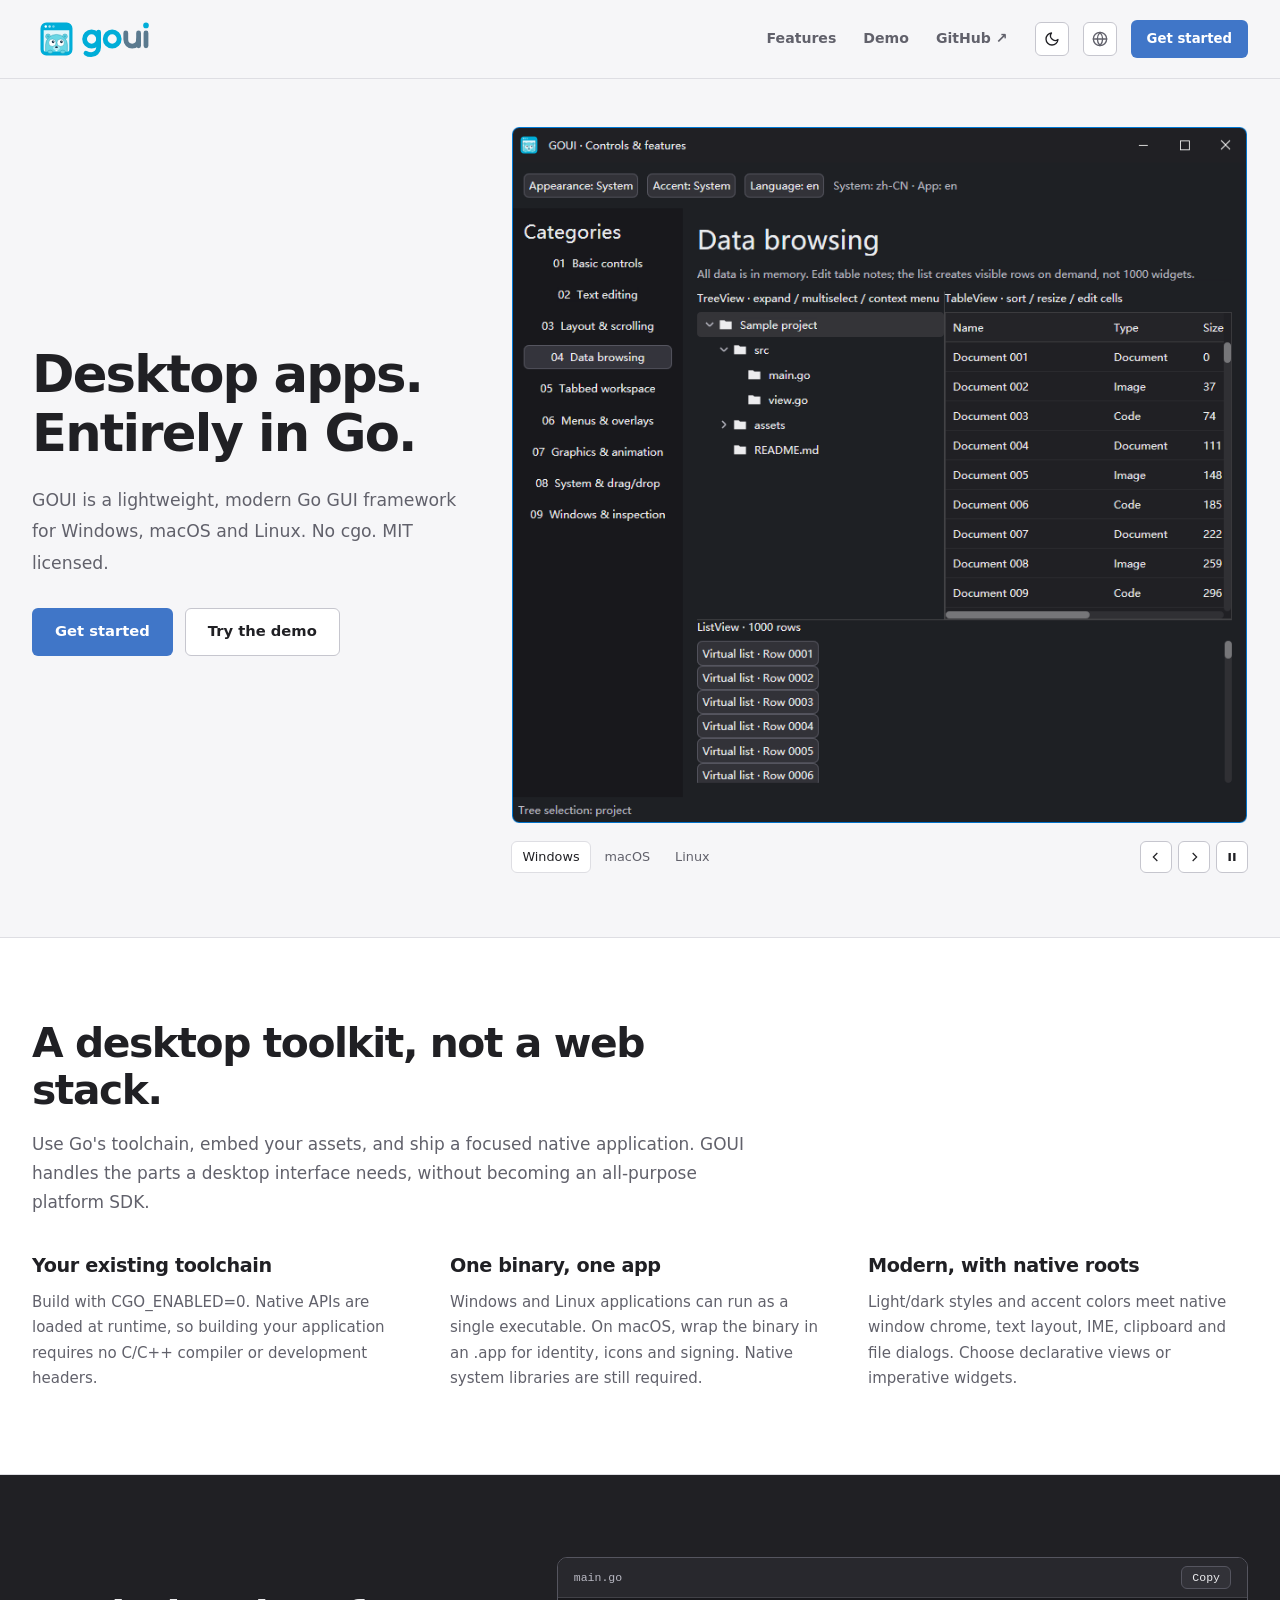
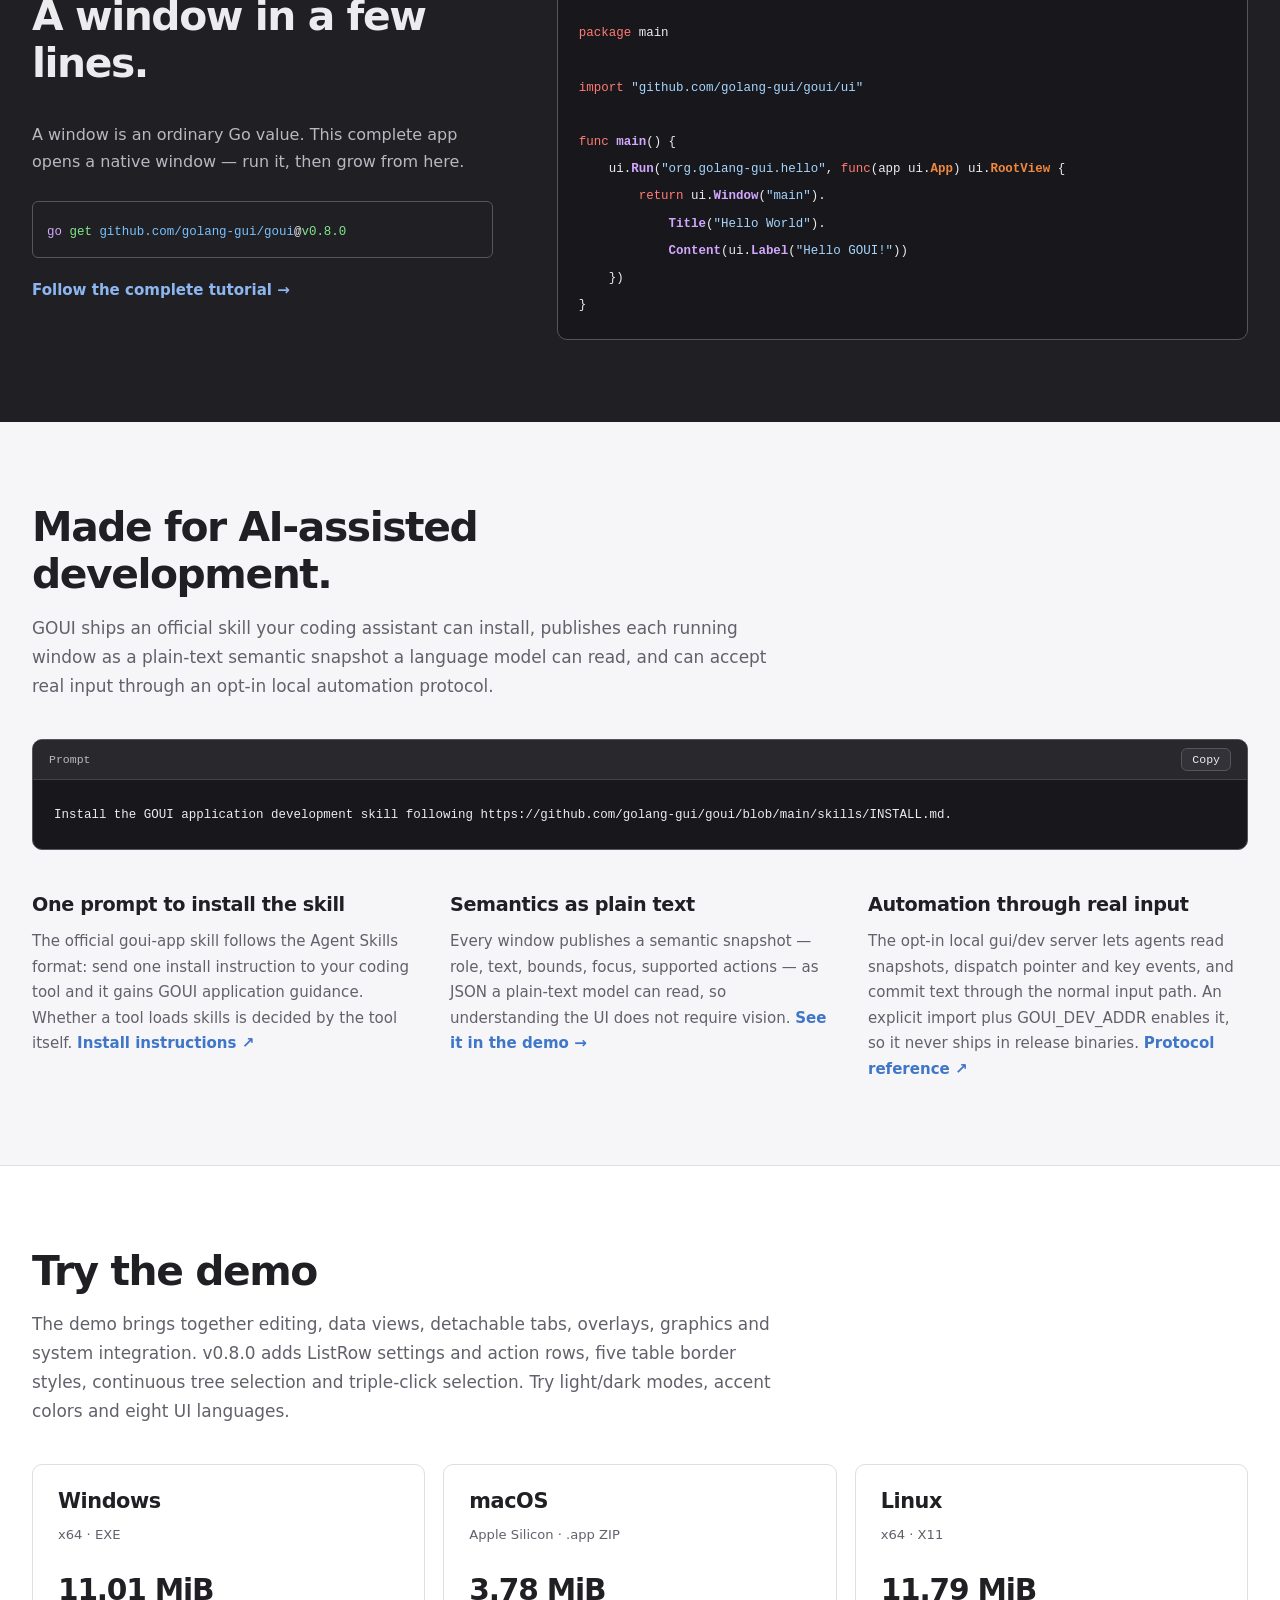
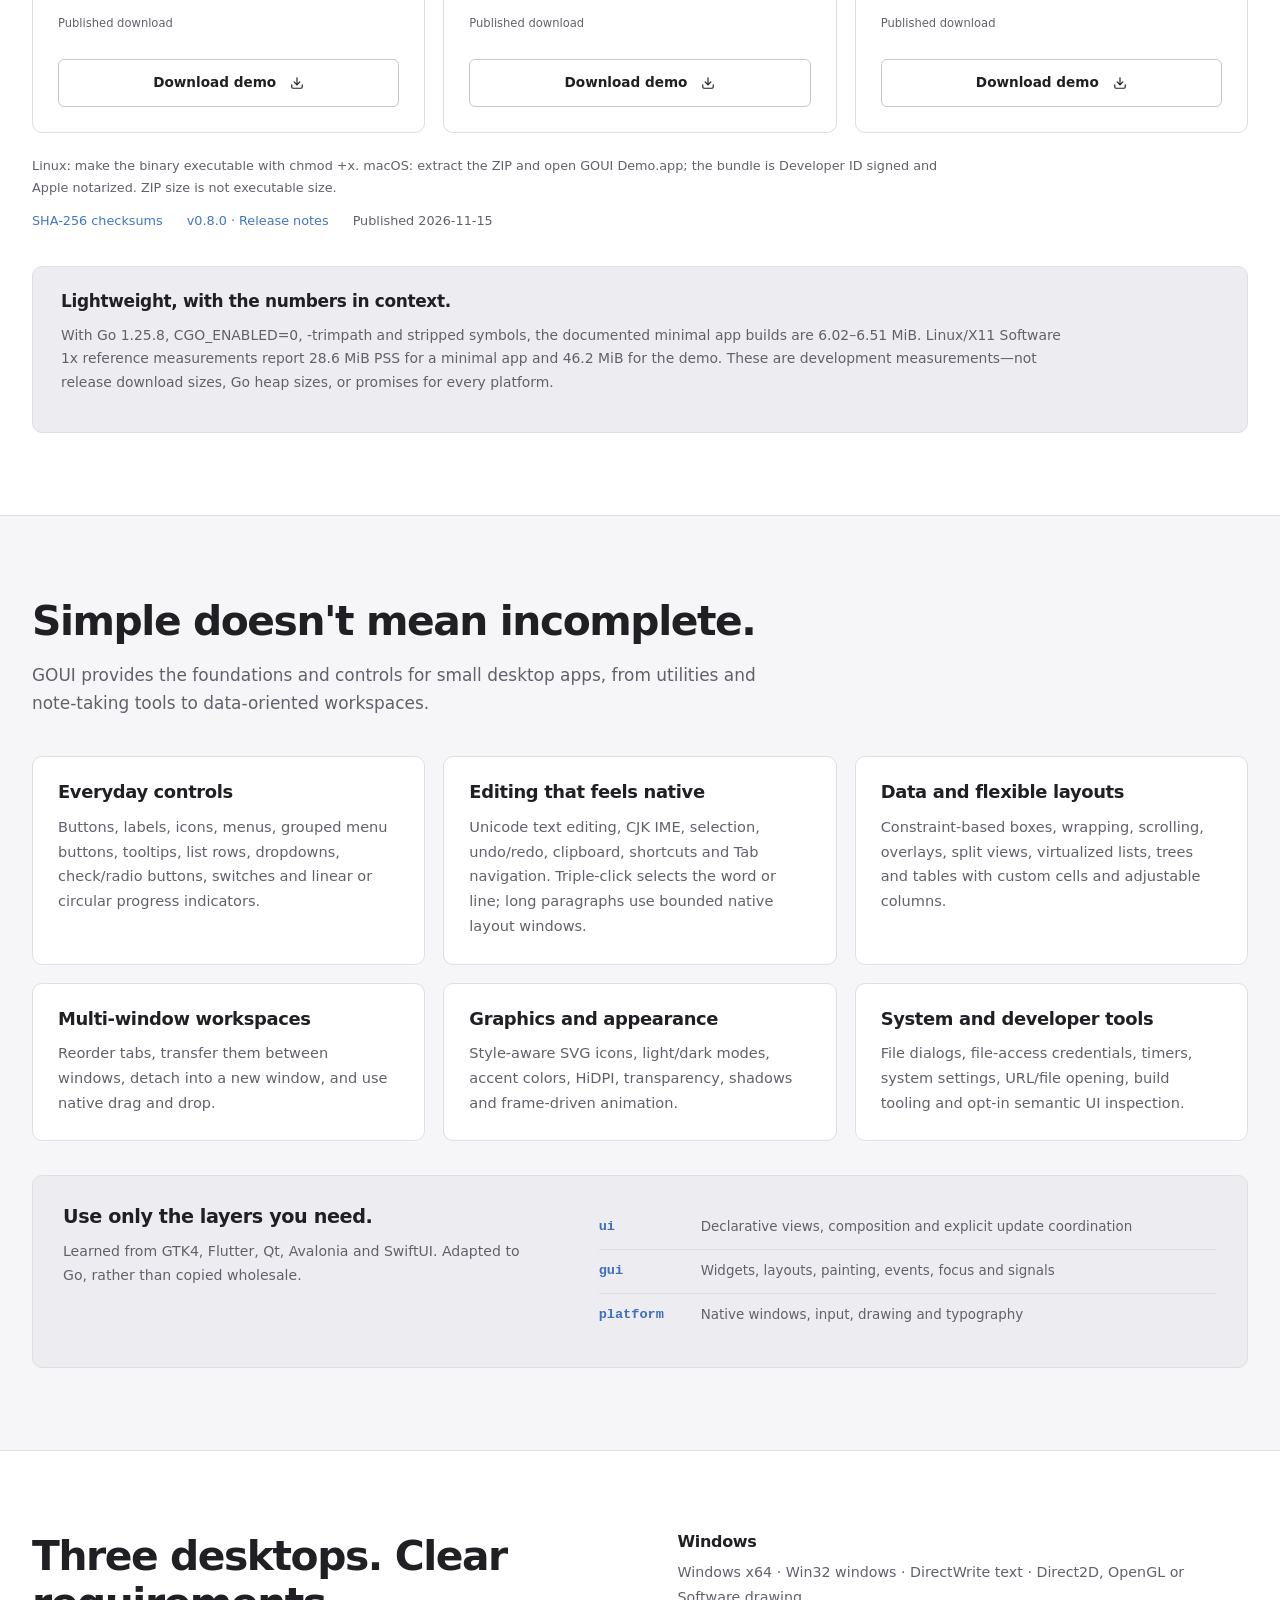
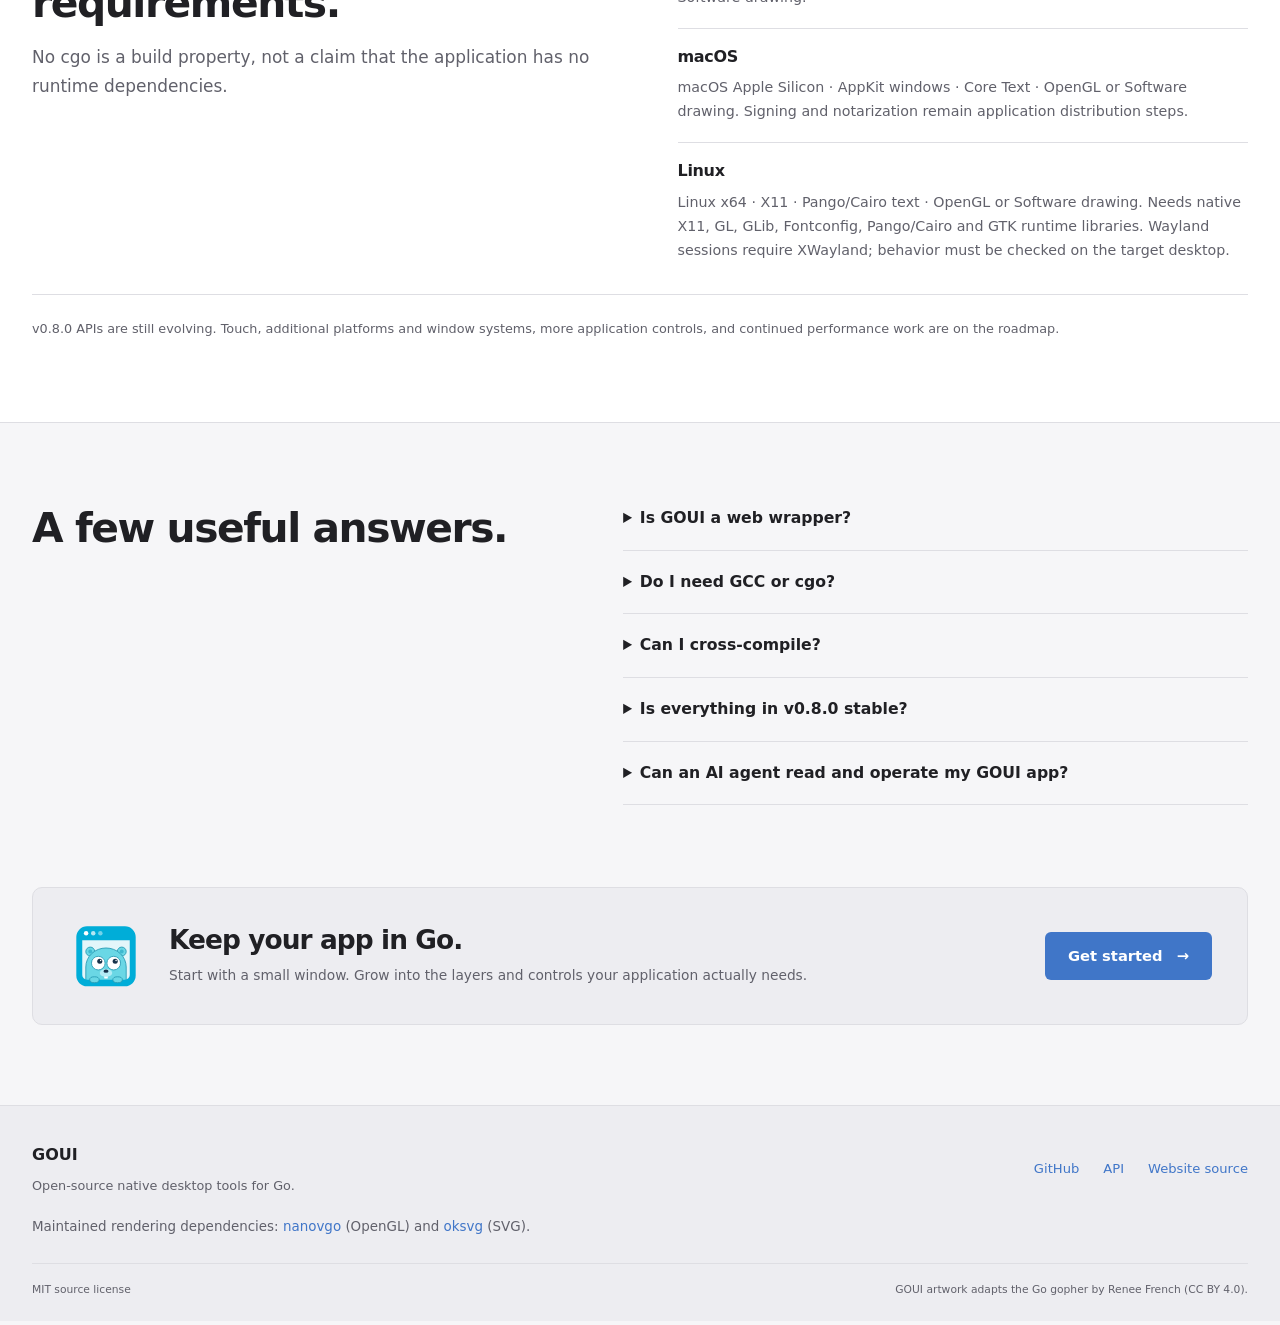
<file: index.html>
<!doctype html>
<html lang="en">
<head>
  <meta charset="utf-8">
  <meta name="viewport" content="width=device-width, initial-scale=1">
  <title>GOUI — Lightweight Golang GUI Framework, No cgo</title>
  <meta name="description" content="Build lightweight, modern desktop apps in Go with GOUI. A native Golang GUI framework for Windows, macOS and Linux, without cgo, GCC or a browser engine. Ships an AI skill, semantic UI snapshots for plain-text models, and an opt-in local automation protocol.">
  <link rel="canonical" href="https://golang-gui.github.io/">
  
  <link rel="alternate" hreflang="en" href="https://golang-gui.github.io/">
  <link rel="alternate" hreflang="zh-CN" href="https://golang-gui.github.io/zh-cn/">
  <link rel="alternate" hreflang="x-default" href="https://golang-gui.github.io/">
  
  <meta property="og:type" content="website">
  <meta property="og:site_name" content="GOUI">
  <meta property="og:title" content="GOUI — Lightweight Golang GUI Framework, No cgo">
  <meta property="og:description" content="Build lightweight, modern desktop apps in Go with GOUI. A native Golang GUI framework for Windows, macOS and Linux, without cgo, GCC or a browser engine. Ships an AI skill, semantic UI snapshots for plain-text models, and an opt-in local automation protocol.">
  <meta property="og:url" content="https://golang-gui.github.io/">
  <meta property="og:locale" content="en_US">
  <meta property="og:image" content="https://golang-gui.github.io/assets/demo-windows.png">
  <meta property="og:image:width" content="822">
  <meta property="og:image:height" content="779">
  <meta property="og:image:alt" content="GOUI desktop demo on Windows">
  <meta name="twitter:card" content="summary_large_image">
  <meta name="twitter:title" content="GOUI — Lightweight Golang GUI Framework, No cgo">
  <meta name="twitter:description" content="Build lightweight, modern desktop apps in Go with GOUI. A native Golang GUI framework for Windows, macOS and Linux, without cgo, GCC or a browser engine. Ships an AI skill, semantic UI snapshots for plain-text models, and an opt-in local automation protocol.">
  <meta name="twitter:image" content="https://golang-gui.github.io/assets/demo-windows.png">
  <link rel="icon" type="image/svg+xml" href="/assets/goui-mark.svg">
  <meta name="theme-color" content="#f6f6f8" media="(prefers-color-scheme: light)" data-theme-color>
  <meta name="theme-color" content="#101014" media="(prefers-color-scheme: dark)" data-theme-color>
  <link rel="stylesheet" href="/assets/site.css">
  <script>
(function(){var t;try{t=localStorage.getItem("theme")}catch(e){}if(t!=="light"&&t!=="dark"){t=window.matchMedia("(prefers-color-scheme: dark)").matches?"dark":"light"}document.documentElement.dataset.theme=t})();
</script>
  <script src="/assets/site.js" defer></script>
  <script type="application/ld+json">{"@context":"https://schema.org","@id":"https://golang-gui.github.io/#project","@type":"SoftwareSourceCode","author":{"@type":"Organization","name":"golang-gui","url":"https://golang-gui.github.io/"},"codeRepository":"https://github.com/golang-gui/goui","description":"Build lightweight, modern desktop apps in Go with GOUI. A native Golang GUI framework for Windows, macOS and Linux, without cgo, GCC or a browser engine. Ships an AI skill, semantic UI snapshots for plain-text models, and an opt-in local automation protocol.","license":"https://opensource.org/license/mit","name":"GOUI","programmingLanguage":"Go","runtimePlatform":"Windows, macOS, Linux / X11","url":"https://golang-gui.github.io/","version":"v0.8.0"}</script>
</head>
<body data-copy-label="Copy" data-copied-label="Copied" data-copy-failed="Copy unavailable. Select the code and copy it manually.">
  <a class="skip-link" href="#main">Skip to content</a>
  <header class="site-header">
    <div class="container header-inner">
      <a class="brand" href="/" aria-label="GOUI home"><img src="/assets/goui-logo.svg" alt="GOUI" width="122" height="51"></a>
      <nav aria-label="Main navigation">
        <a class="nav-secondary" href="/#features">Features</a>
        <a class="nav-secondary" href="/#demo">Demo</a>
        <a href="https://github.com/golang-gui/goui">GitHub <span aria-hidden="true">↗</span></a>
        <div class="nav-actions">
          <button type="button" class="theme-toggle" data-theme-toggle aria-label="Toggle color theme" title="Toggle color theme"><svg data-theme-icon="dark" width="16" height="16" viewBox="0 0 24 24" fill="none" stroke="currentColor" stroke-width="2" stroke-linecap="round" stroke-linejoin="round" aria-hidden="true"><path d="M21 12.79A9 9 0 1 1 11.21 3 7 7 0 0 0 21 12.79z"/></svg><svg data-theme-icon="light" width="16" height="16" viewBox="0 0 24 24" fill="none" stroke="currentColor" stroke-width="2" stroke-linecap="round" stroke-linejoin="round" aria-hidden="true"><circle cx="12" cy="12" r="4"/><path d="M12 2v2m0 16v2M4.93 4.93l1.41 1.41m11.32 11.32 1.41 1.41M2 12h2m16 0h2M4.93 19.07l1.41-1.41m11.32-11.32 1.41-1.41"/></svg></button>
          <div class="lang-switch">
            <button type="button" class="lang-switch-btn" aria-haspopup="listbox" aria-label="Language" title="Language">
              <svg viewBox="0 0 24 24" fill="none" stroke="currentColor" stroke-width="2" stroke-linecap="round" stroke-linejoin="round" aria-hidden="true"><circle cx="12" cy="12" r="10"/><path d="M2 12h20"/><path d="M12 2a15.3 15.3 0 0 1 4 10 15.3 15.3 0 0 1-4 10 15.3 15.3 0 0 1-4-10 15.3 15.3 0 0 1 4-10z"/></svg>
            </button>
            <ul class="lang-switch-list" role="listbox" aria-label="Language">
              <li><a class="current" aria-current="true" href="/">English</a></li>
              <li><a href="/zh-cn/" lang="zh-CN">中文</a></li>
            </ul>
          </div>
          <a class="button button-small" href="/getting-started/">Get started</a>
        </div>
      </nav>
    </div>
  </header>
  <main id="main">
    
<section class="hero container">
  <div class="hero-copy">
    <h1>Desktop apps.
Entirely in Go.</h1>
    <p class="hero-lead">GOUI is a lightweight, modern Go GUI framework for Windows, macOS and Linux. No cgo. MIT licensed.</p>
    <div class="hero-actions"><a class="button" href="/getting-started/">Get started</a><a class="button button-outline" href="#demo">Try the demo</a></div>
  </div>
  <div class="showcase" data-gallery data-carousel-role="carousel" data-slide-role="slide" aria-label="Choose a platform screenshot">
    <div class="screenshots" id="screenshot-stage" aria-live="off"><figure data-screen="Windows"><a class="screenshot-image" href="/assets/demo-windows.png" aria-label="Open full-size screenshot · Windows"><img src="/assets/demo-windows.png" alt="GOUI demo showing desktop controls, modern styling and a sidebar on Windows" width="822" height="779" fetchpriority="high"></a><figcaption>Windows</figcaption></figure><figure data-screen="macOS"><a class="screenshot-image" href="/assets/demo-macos.png" aria-label="Open full-size screenshot · macOS"><img src="/assets/demo-macos.png" alt="GOUI demo showing desktop controls, modern styling and a sidebar on macOS" width="822" height="636" loading="lazy"></a><figcaption>macOS</figcaption></figure><figure data-screen="Linux"><a class="screenshot-image" href="/assets/demo-linux.png" aria-label="Open full-size screenshot · Linux"><img src="/assets/demo-linux.png" alt="GOUI demo showing desktop controls, modern styling and a sidebar on Linux" width="820" height="779" loading="lazy"></a><figcaption>Linux</figcaption></figure></div>
    <div class="gallery-toolbar">
      <div class="platform-switch" role="group" aria-label="Choose a platform screenshot" hidden><button type="button" data-platform="Windows" aria-controls="screenshot-stage" aria-pressed="false">Windows</button><button type="button" data-platform="macOS" aria-controls="screenshot-stage" aria-pressed="false">macOS</button><button type="button" data-platform="Linux" aria-controls="screenshot-stage" aria-pressed="false">Linux</button></div>
      <div class="gallery-controls" role="group" aria-label="Screenshot playback" hidden>
        <button class="gallery-control" type="button" data-carousel-prev aria-label="Previous screenshot" aria-controls="screenshot-stage"><svg width="16" height="16" viewBox="0 0 24 24" fill="none" stroke="currentColor" stroke-width="1.8" aria-hidden="true"><path d="m14 6-6 6 6 6"/></svg></button>
        <button class="gallery-control" type="button" data-carousel-next aria-label="Next screenshot" aria-controls="screenshot-stage"><svg width="16" height="16" viewBox="0 0 24 24" fill="none" stroke="currentColor" stroke-width="1.8" aria-hidden="true"><path d="m10 6 6 6-6 6"/></svg></button>
        <button class="gallery-control" type="button" data-carousel-toggle data-play-label="Play" data-pause-label="Pause" aria-label="Pause" title="Pause" aria-controls="screenshot-stage"><span data-pause-icon aria-hidden="true"><svg width="14" height="14" viewBox="0 0 24 24" fill="currentColor"><path d="M6 5h4v14H6zm8 0h4v14h-4z"/></svg></span><span data-play-icon aria-hidden="true" hidden><svg width="14" height="14" viewBox="0 0 24 24" fill="currentColor"><path d="m8 5 11 7-11 7z"/></svg></span></button>
      </div>
    </div>
    <span class="sr-only" data-gallery-status role="status" aria-live="polite"></span>
  </div>
</section>

<section class="section section-white">
  <div class="container"><div class="section-heading"><h2>A desktop toolkit, not a web stack.</h2><p>Use Go&#39;s toolchain, embed your assets, and ship a focused native application. GOUI handles the parts a desktop interface needs, without becoming an all-purpose platform SDK.</p></div>
    <div class="reasons"><article><h3>Your existing toolchain</h3><p>Build with CGO_ENABLED=0. Native APIs are loaded at runtime, so building your application requires no C/C&#43;&#43; compiler or development headers.</p></article><article><h3>One binary, one app</h3><p>Windows and Linux applications can run as a single executable. On macOS, wrap the binary in an .app for identity, icons and signing. Native system libraries are still required.</p></article><article><h3>Modern, with native roots</h3><p>Light/dark styles and accent colors meet native window chrome, text layout, IME, clipboard and file dialogs. Choose declarative views or imperative widgets.</p></article></div>
  </div>
</section>

<section class="section section-ink">
  <div class="container code-section"><div class="code-copy"><h2>A window in a few lines.</h2><p>A window is an ordinary Go value. This complete app opens a native window — run it, then grow from here.</p><div class="install-line"><code><span class="tok-nb">go</span><span class="tok-w"> </span><span class="tok-nt">get</span><span class="tok-w"> </span><span class="tok-nv">github.com/golang-gui/goui</span><span class="tok-p">@</span><span class="tok-nt">v0.8.0</span></code></div><a class="text-link" href="/getting-started/">Follow the complete tutorial <span aria-hidden="true">→</span></a></div><div class="code-block"><div class="code-toolbar"><span>main.go</span><button type="button" data-copy hidden>Copy</button></div><pre><code><span class="tok-kn">package</span><span class="tok-w"> </span><span class="tok-nx">main</span><span class="tok-w">
</span><span class="tok-w">
</span><span class="tok-kn">import</span><span class="tok-w"> </span><span class="tok-s">&#34;github.com/golang-gui/goui/ui&#34;</span><span class="tok-w">
</span><span class="tok-w">
</span><span class="tok-kd">func</span><span class="tok-w"> </span><span class="tok-nf">main</span><span class="tok-p">(</span><span class="tok-p">)</span><span class="tok-w"> </span><span class="tok-p">{</span><span class="tok-w">
</span><span class="tok-w">	</span><span class="tok-nx">ui</span><span class="tok-p">.</span><span class="tok-nf">Run</span><span class="tok-p">(</span><span class="tok-s">&#34;org.golang-gui.hello&#34;</span><span class="tok-p">,</span><span class="tok-w"> </span><span class="tok-kd">func</span><span class="tok-p">(</span><span class="tok-nx">app</span><span class="tok-w"> </span><span class="tok-nx">ui</span><span class="tok-p">.</span><span class="tok-nc">App</span><span class="tok-p">)</span><span class="tok-w"> </span><span class="tok-nx">ui</span><span class="tok-p">.</span><span class="tok-nc">RootView</span><span class="tok-w"> </span><span class="tok-p">{</span><span class="tok-w">
</span><span class="tok-w">		</span><span class="tok-k">return</span><span class="tok-w"> </span><span class="tok-nx">ui</span><span class="tok-p">.</span><span class="tok-nf">Window</span><span class="tok-p">(</span><span class="tok-s">&#34;main&#34;</span><span class="tok-p">)</span><span class="tok-p">.</span><span class="tok-w">
</span><span class="tok-w">			</span><span class="tok-nf">Title</span><span class="tok-p">(</span><span class="tok-s">&#34;Hello World&#34;</span><span class="tok-p">)</span><span class="tok-p">.</span><span class="tok-w">
</span><span class="tok-w">			</span><span class="tok-nf">Content</span><span class="tok-p">(</span><span class="tok-nx">ui</span><span class="tok-p">.</span><span class="tok-nf">Label</span><span class="tok-p">(</span><span class="tok-s">&#34;Hello GOUI!&#34;</span><span class="tok-p">)</span><span class="tok-p">)</span><span class="tok-w">
</span><span class="tok-w">	</span><span class="tok-p">}</span><span class="tok-p">)</span><span class="tok-w">
</span><span class="tok-p">}</span><span class="tok-w">
</span></code></pre></div></div>
</section>

<section class="section container" id="ai">
  <div class="section-heading"><h2>Made for AI-assisted development.</h2><p>GOUI ships an official skill your coding assistant can install, publishes each running window as a plain-text semantic snapshot a language model can read, and can accept real input through an opt-in local automation protocol.</p></div>
  <div class="code-block ai-prompt">
    <div class="code-toolbar"><span>Prompt</span><button type="button" data-copy hidden>Copy</button></div>
    <pre><code>Install the GOUI application development skill following https://github.com/golang-gui/goui/blob/main/skills/INSTALL.md.</code></pre>
  </div>
  <div class="reasons">
    <article><h3>One prompt to install the skill</h3><p>The official goui-app skill follows the Agent Skills format: send one install instruction to your coding tool and it gains GOUI application guidance. Whether a tool loads skills is decided by the tool itself. <a class="text-link" href="https://github.com/golang-gui/goui/blob/v0.8.0/skills/INSTALL.md">Install instructions <span aria-hidden="true">↗</span></a></p></article>
    <article><h3>Semantics as plain text</h3><p>Every window publishes a semantic snapshot — role, text, bounds, focus, supported actions — as JSON a plain-text model can read, so understanding the UI does not require vision. <a class="text-link" href="#demo">See it in the demo <span aria-hidden="true">→</span></a></p></article>
    <article><h3>Automation through real input</h3><p>The opt-in local gui/dev server lets agents read snapshots, dispatch pointer and key events, and commit text through the normal input path. An explicit import plus GOUI_DEV_ADDR enables it, so it never ships in release binaries. <a class="text-link" href="https://github.com/golang-gui/goui/blob/v0.8.0/gui/dev/doc.go">Protocol reference <span aria-hidden="true">↗</span></a></p></article>
  </div>
</section>

<section class="section section-white" id="demo">
  <div class="container">
    <div class="section-heading"><h2>Try the demo</h2><p>The demo brings together editing, data views, detachable tabs, overlays, graphics and system integration. v0.8.0 adds ListRow settings and action rows, five table border styles, continuous tree selection and triple-click selection. Try light/dark modes, accent colors and eight UI languages.</p></div>
    <div class="downloads"><article class="download-card"><div class="download-platform"><h3>Windows</h3></div><p>x64 · EXE</p><p class="download-size"><strong>11.01 MiB</strong> <span>Published download</span></p><a class="button button-outline" href="https://github.com/golang-gui/goui/releases/download/v0.8.0/goui-demo-v0.8.0-windows-amd64.exe">Download demo <svg width="14" height="14" viewBox="0 0 24 24" fill="none" stroke="currentColor" stroke-width="2" stroke-linecap="round" stroke-linejoin="round" aria-hidden="true"><path d="M21 15v4a2 2 0 0 1-2 2H5a2 2 0 0 1-2-2v-4"/><path d="m7 10 5 5 5-5"/><path d="M12 15V3"/></svg></a></article><article class="download-card"><div class="download-platform"><h3>macOS</h3></div><p>Apple Silicon · .app ZIP</p><p class="download-size"><strong>3.78 MiB</strong> <span>Published download</span></p><a class="button button-outline" href="https://github.com/golang-gui/goui/releases/download/v0.8.0/goui-demo-v0.8.0-darwin-arm64.zip">Download demo <svg width="14" height="14" viewBox="0 0 24 24" fill="none" stroke="currentColor" stroke-width="2" stroke-linecap="round" stroke-linejoin="round" aria-hidden="true"><path d="M21 15v4a2 2 0 0 1-2 2H5a2 2 0 0 1-2-2v-4"/><path d="m7 10 5 5 5-5"/><path d="M12 15V3"/></svg></a></article><article class="download-card"><div class="download-platform"><h3>Linux</h3></div><p>x64 · X11</p><p class="download-size"><strong>11.79 MiB</strong> <span>Published download</span></p><a class="button button-outline" href="https://github.com/golang-gui/goui/releases/download/v0.8.0/goui-demo-v0.8.0-linux-amd64">Download demo <svg width="14" height="14" viewBox="0 0 24 24" fill="none" stroke="currentColor" stroke-width="2" stroke-linecap="round" stroke-linejoin="round" aria-hidden="true"><path d="M21 15v4a2 2 0 0 1-2 2H5a2 2 0 0 1-2-2v-4"/><path d="m7 10 5 5 5-5"/><path d="M12 15V3"/></svg></a></article></div>
    <div class="download-details"><p>Linux: make the binary executable with chmod &#43;x. macOS: extract the ZIP and open GOUI Demo.app; the bundle is Developer ID signed and Apple notarized. ZIP size is not executable size.</p><div><a href="https://github.com/golang-gui/goui/releases/download/v0.8.0/SHA256SUMS">SHA-256 checksums</a><a href="https://github.com/golang-gui/goui/releases/tag/v0.8.0">v0.8.0 · Release notes</a><span>Published 2026-11-15</span></div></div>
    <aside class="measurement"><h3>Lightweight, with the numbers in context.</h3><p>With Go 1.25.8, CGO_ENABLED=0, -trimpath and stripped symbols, the documented minimal app builds are 6.02–6.51 MiB. Linux/X11 Software 1x reference measurements report 28.6 MiB PSS for a minimal app and 46.2 MiB for the demo. These are development measurements—not release download sizes, Go heap sizes, or promises for every platform.</p></aside>
  </div>
</section>

<section class="section container" id="features">
  <div class="section-heading"><h2>Simple doesn&#39;t mean incomplete.</h2><p>GOUI provides the foundations and controls for small desktop apps, from utilities and note-taking tools to data-oriented workspaces.</p></div>
  <div class="feature-grid"><article class="feature"><h3>Everyday controls</h3><p>Buttons, labels, icons, menus, grouped menu buttons, tooltips, list rows, dropdowns, check/radio buttons, switches and linear or circular progress indicators.</p></article><article class="feature"><h3>Editing that feels native</h3><p>Unicode text editing, CJK IME, selection, undo/redo, clipboard, shortcuts and Tab navigation. Triple-click selects the word or line; long paragraphs use bounded native layout windows.</p></article><article class="feature"><h3>Data and flexible layouts</h3><p>Constraint-based boxes, wrapping, scrolling, overlays, split views, virtualized lists, trees and tables with custom cells and adjustable columns.</p></article><article class="feature"><h3>Multi-window workspaces</h3><p>Reorder tabs, transfer them between windows, detach into a new window, and use native drag and drop.</p></article><article class="feature"><h3>Graphics and appearance</h3><p>Style-aware SVG icons, light/dark modes, accent colors, HiDPI, transparency, shadows and frame-driven animation.</p></article><article class="feature"><h3>System and developer tools</h3><p>File dialogs, file-access credentials, timers, system settings, URL/file opening, build tooling and opt-in semantic UI inspection.</p></article></div>
  <div class="architecture"><div><h3>Use only the layers you need.</h3><p>Learned from GTK4, Flutter, Qt, Avalonia and SwiftUI. Adapted to Go, rather than copied wholesale.</p></div><dl><div><dt>ui</dt><dd>Declarative views, composition and explicit update coordination</dd></div><div><dt>gui</dt><dd>Widgets, layouts, painting, events, focus and signals</dd></div><div><dt>platform</dt><dd>Native windows, input, drawing and typography</dd></div></dl></div>
</section>

<section class="section section-white">
  <div class="container platform-section"><div class="section-heading"><h2>Three desktops. Clear requirements.</h2><p>No cgo is a build property, not a claim that the application has no runtime dependencies.</p></div><div class="platform-list"><article><h3>Windows</h3><p>Windows x64 · Win32 windows · DirectWrite text · Direct2D, OpenGL or Software drawing.</p></article><article><h3>macOS</h3><p>macOS Apple Silicon · AppKit windows · Core Text · OpenGL or Software drawing. Signing and notarization remain application distribution steps.</p></article><article><h3>Linux</h3><p>Linux x64 · X11 · Pango/Cairo text · OpenGL or Software drawing. Needs native X11, GL, GLib, Fontconfig, Pango/Cairo and GTK runtime libraries. Wayland sessions require XWayland; behavior must be checked on the target desktop.</p></article></div></div>
  <p class="container limitations">v0.8.0 APIs are still evolving. Touch, additional platforms and window systems, more application controls, and continued performance work are on the roadmap.</p>
</section>

<section class="section container faq-section"><div class="section-heading"><h2>A few useful answers.</h2></div><div class="faq"><details><summary>Is GOUI a web wrapper?</summary><p>No. GOUI draws widgets through native graphics backends and uses native text layout. It does not embed a browser engine.</p></details><details><summary>Do I need GCC or cgo?</summary><p>No C/C&#43;&#43; compiler is required to build your app. GOUI supports CGO_ENABLED=0 and binds native libraries at runtime. Runtime library requirements still apply.</p></details><details><summary>Can I cross-compile?</summary><p>Supported targets can be built with the Go toolchain without cgo. Packaging, signing and actual platform validation are separate steps; a successful build does not verify native behavior.</p></details><details><summary>Is everything in v0.8.0 stable?</summary><p>No. This release is intended for building small applications and gathering practical feedback. Public APIs continue to evolve; pin a version and review changes when upgrading.</p></details><details><summary>Can an AI agent read and operate my GOUI app?</summary><p>Yes, with three building blocks: install the official goui-app skill for guidance, read the semantic snapshot as plain text for UI state, and optionally enable the local gui/dev server for snapshot, event and text APIs through real input dispatch. Automation stays in development builds and does not ship to users.</p></details></div></section>

<section class="container final-cta"><img src="/assets/goui-mark.svg" alt="" width="76" height="76" loading="lazy"><div><h2>Keep your app in Go.</h2><p>Start with a small window. Grow into the layers and controls your application actually needs.</p></div><a class="button" href="/getting-started/">Get started <span aria-hidden="true">→</span></a></section>

  </main>
  <footer class="site-footer">
    <div class="container footer-main">
      <div><a class="footer-brand" href="/">GOUI</a><p>Open-source native desktop tools for Go.</p></div>
      <div class="footer-links"><a href="https://github.com/golang-gui/goui">GitHub</a><a href="https://pkg.go.dev/github.com/golang-gui/goui@v0.8.0">API</a><a href="https://github.com/golang-gui/golang-gui.github.io">Website source</a></div>
    </div>
    <p class="container footer-dependencies">Maintained rendering dependencies: <a href="https://github.com/golang-gui/nanovgo">nanovgo</a> (OpenGL) and <a href="https://github.com/golang-gui/oksvg">oksvg</a> (SVG).</p>
    <div class="container footer-legal">
      <a href="https://github.com/golang-gui/goui/blob/v0.8.0/LICENSE">MIT source license</a>
      <p><a href="https://go.dev/blog/gopher">GOUI artwork adapts the Go gopher by Renee French (CC BY 4.0).</a></p>
    </div>
  </footer>
  <div class="sr-only" role="status" aria-live="polite" id="copy-status"></div>
</body>
</html>
</file>
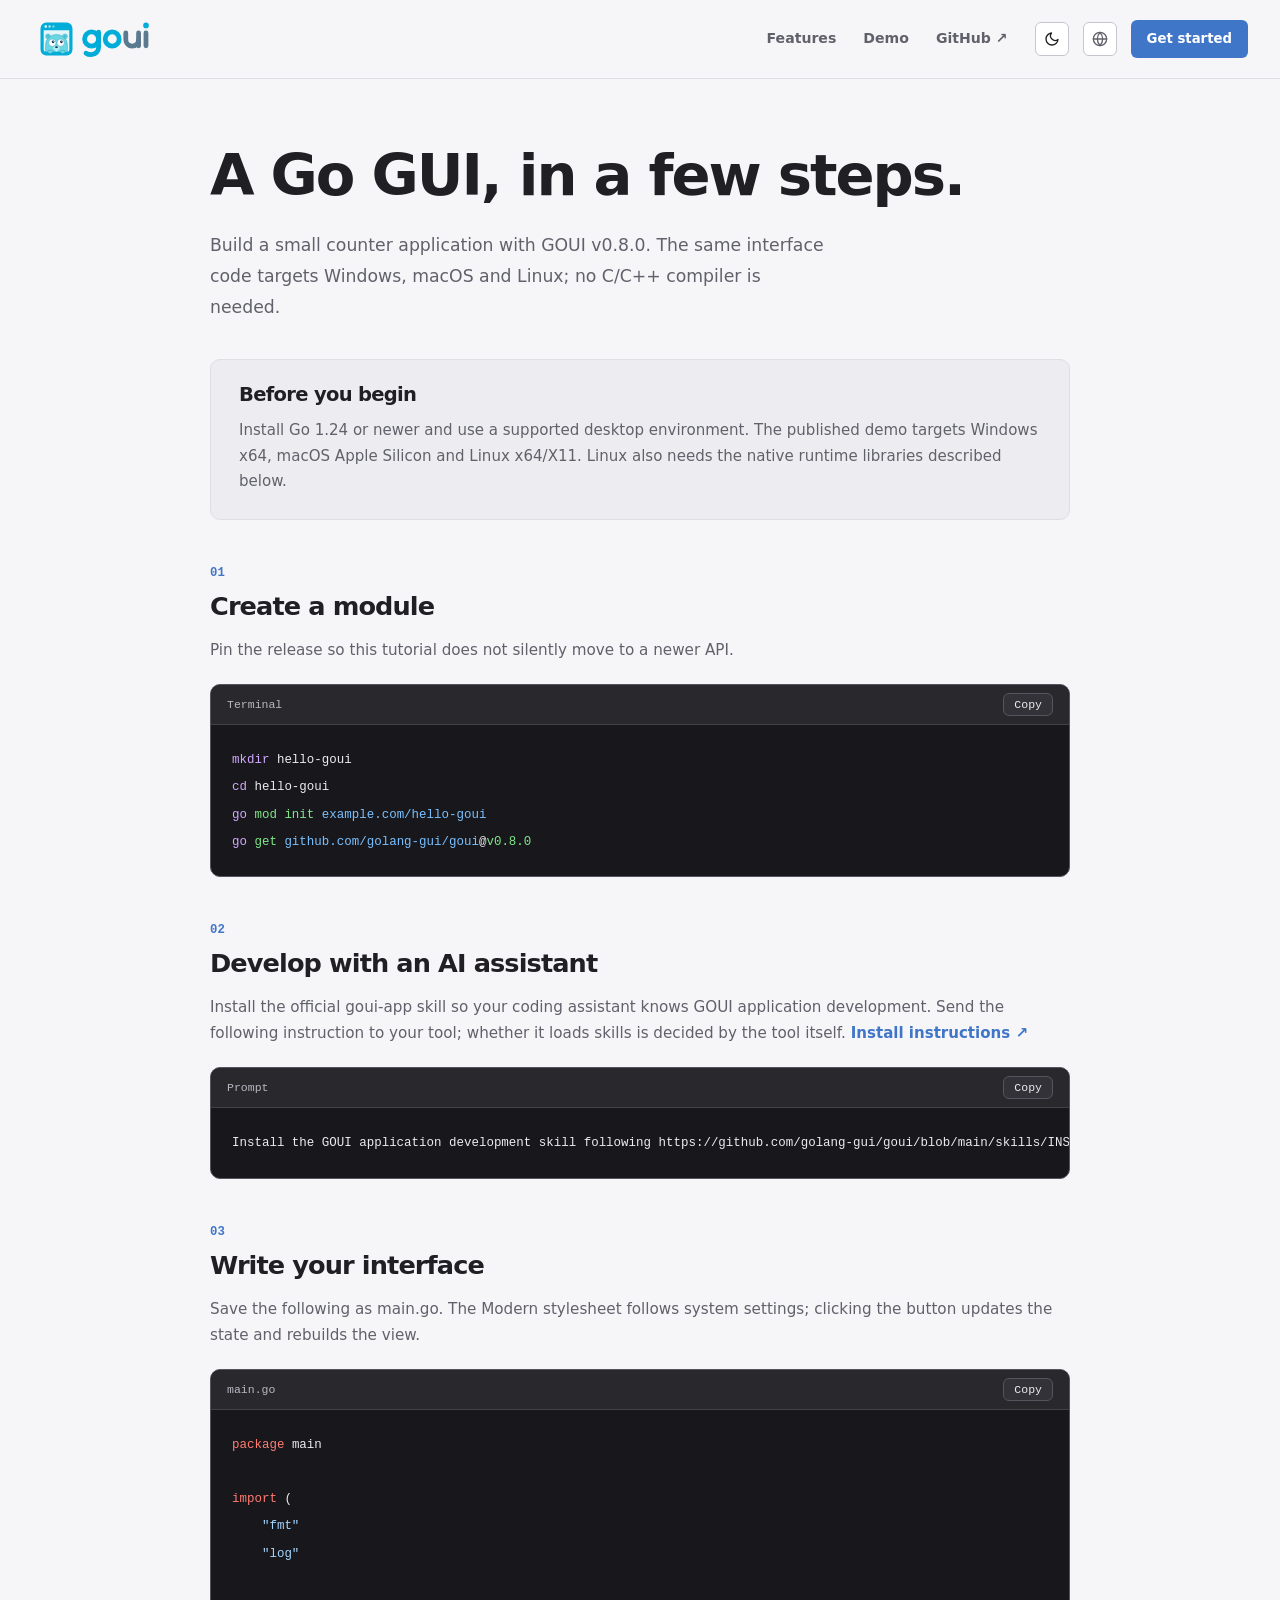
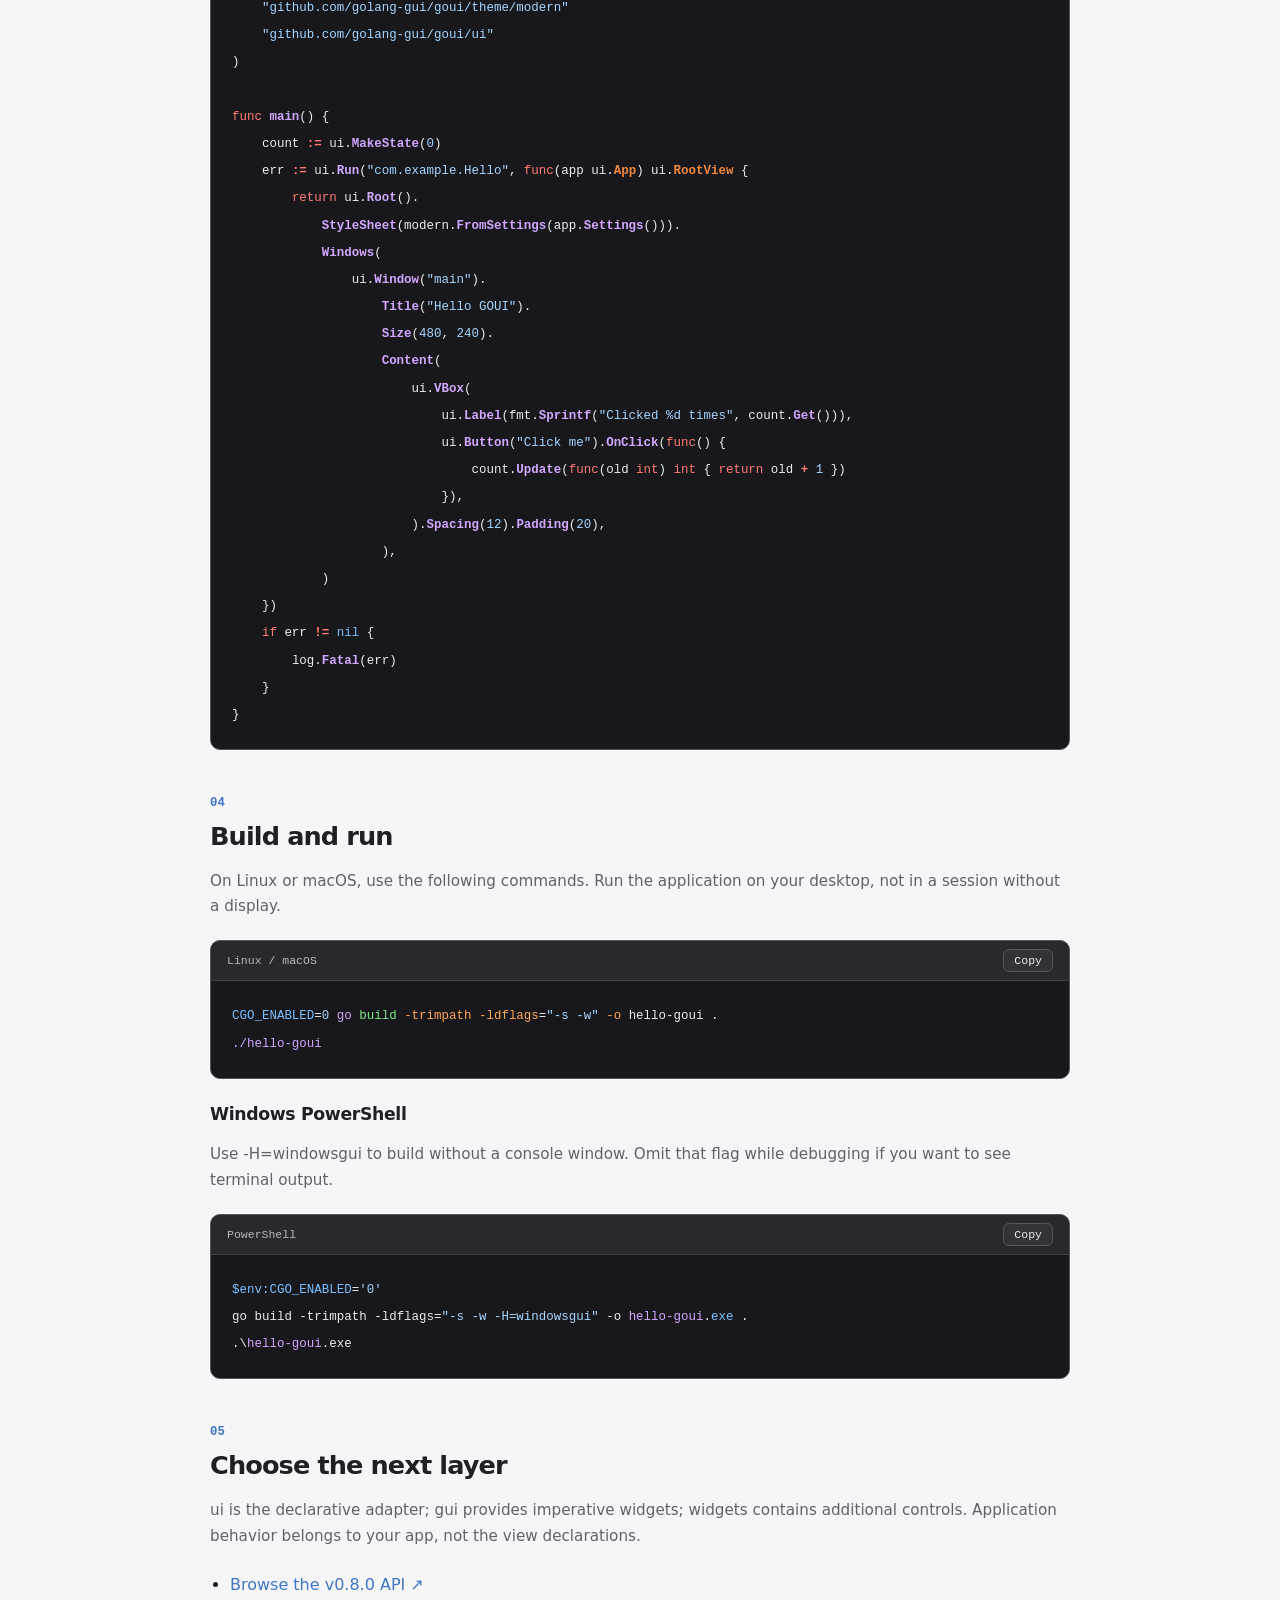
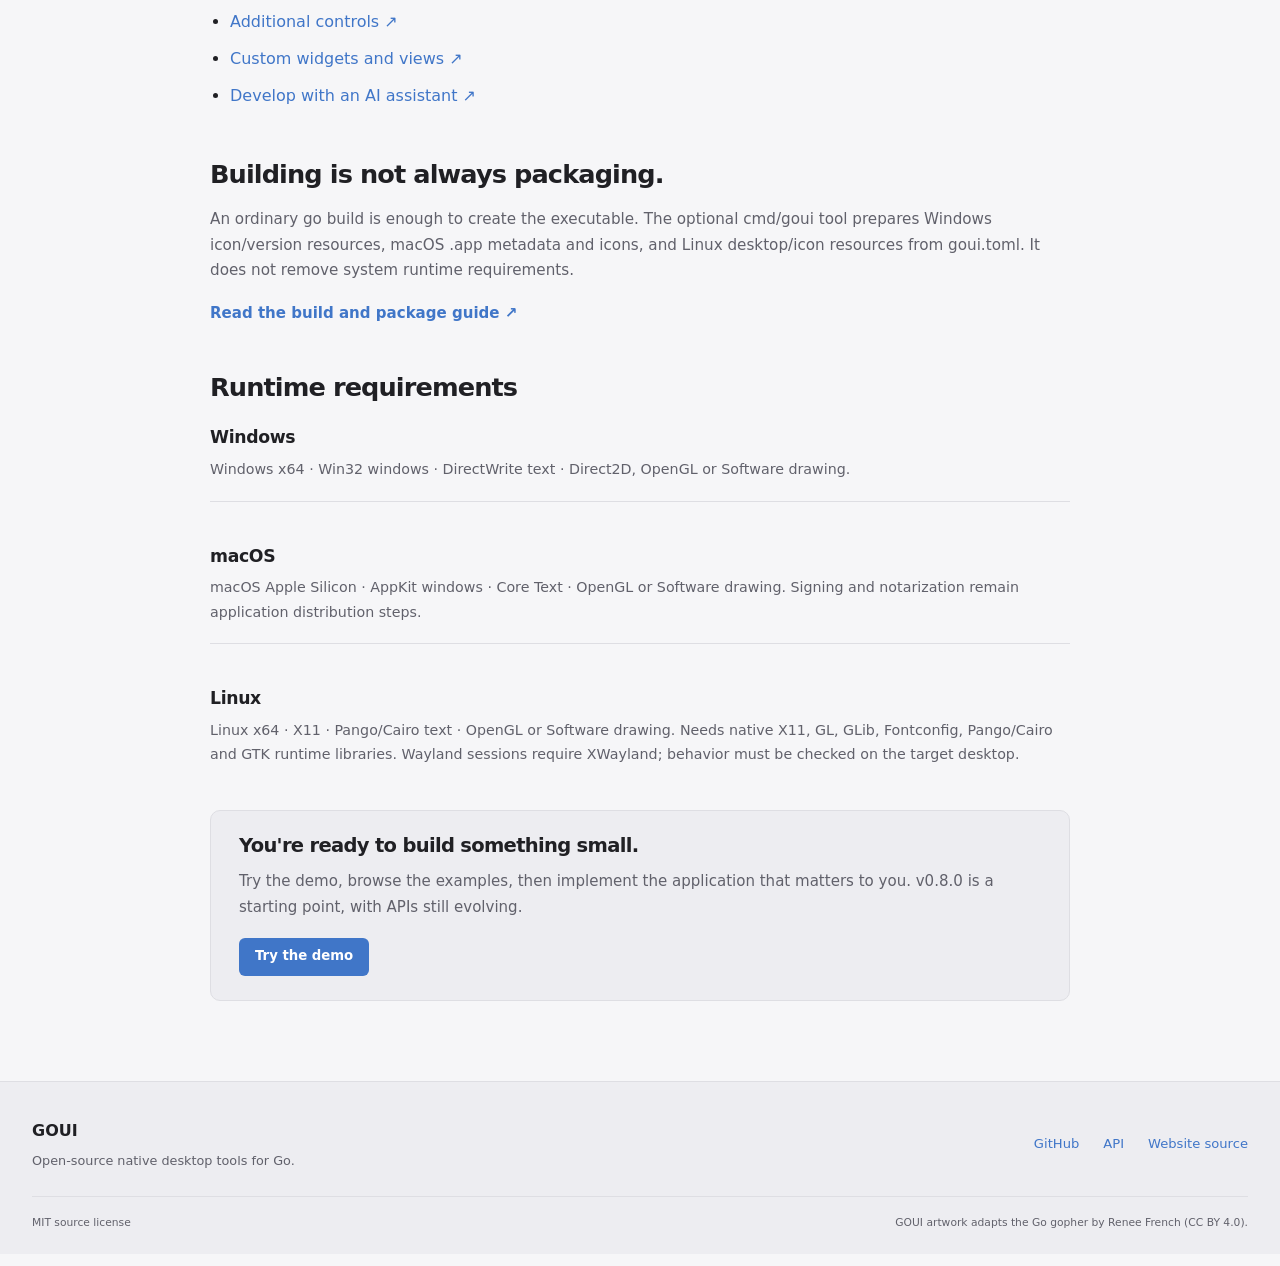
<file: getting-started/index.html>
<!doctype html>
<html lang="en">
<head>
  <meta charset="utf-8">
  <meta name="viewport" content="width=device-width, initial-scale=1">
  <title>Go GUI Tutorial — Build Your First GOUI Desktop App</title>
  <meta name="description" content="Create your first Go desktop GUI with GOUI v0.8.0. Install the module, build a counter app with CGO_ENABLED=0, and learn platform runtime requirements.">
  <link rel="canonical" href="https://golang-gui.github.io/getting-started/">
  
  <link rel="alternate" hreflang="en" href="https://golang-gui.github.io/getting-started/">
  <link rel="alternate" hreflang="zh-CN" href="https://golang-gui.github.io/zh-cn/getting-started/">
  <link rel="alternate" hreflang="x-default" href="https://golang-gui.github.io/getting-started/">
  
  <meta property="og:type" content="website">
  <meta property="og:site_name" content="GOUI">
  <meta property="og:title" content="Go GUI Tutorial — Build Your First GOUI Desktop App">
  <meta property="og:description" content="Create your first Go desktop GUI with GOUI v0.8.0. Install the module, build a counter app with CGO_ENABLED=0, and learn platform runtime requirements.">
  <meta property="og:url" content="https://golang-gui.github.io/getting-started/">
  <meta property="og:locale" content="en_US">
  <meta property="og:image" content="https://golang-gui.github.io/assets/demo-windows.png">
  <meta property="og:image:width" content="822">
  <meta property="og:image:height" content="779">
  <meta property="og:image:alt" content="GOUI desktop demo on Windows">
  <meta name="twitter:card" content="summary_large_image">
  <meta name="twitter:title" content="Go GUI Tutorial — Build Your First GOUI Desktop App">
  <meta name="twitter:description" content="Create your first Go desktop GUI with GOUI v0.8.0. Install the module, build a counter app with CGO_ENABLED=0, and learn platform runtime requirements.">
  <meta name="twitter:image" content="https://golang-gui.github.io/assets/demo-windows.png">
  <link rel="icon" type="image/svg+xml" href="/assets/goui-mark.svg">
  <meta name="theme-color" content="#f6f6f8" media="(prefers-color-scheme: light)" data-theme-color>
  <meta name="theme-color" content="#101014" media="(prefers-color-scheme: dark)" data-theme-color>
  <link rel="stylesheet" href="/assets/site.css">
  <script>
(function(){var t;try{t=localStorage.getItem("theme")}catch(e){}if(t!=="light"&&t!=="dark"){t=window.matchMedia("(prefers-color-scheme: dark)").matches?"dark":"light"}document.documentElement.dataset.theme=t})();
</script>
  <script src="/assets/site.js" defer></script>
  <script type="application/ld+json">{"@context":"https://schema.org","@id":"https://golang-gui.github.io/#project","@type":"SoftwareSourceCode","author":{"@type":"Organization","name":"golang-gui","url":"https://golang-gui.github.io/"},"codeRepository":"https://github.com/golang-gui/goui","description":"Build lightweight, modern desktop apps in Go with GOUI. A native Golang GUI framework for Windows, macOS and Linux, without cgo, GCC or a browser engine. Ships an AI skill, semantic UI snapshots for plain-text models, and an opt-in local automation protocol.","license":"https://opensource.org/license/mit","name":"GOUI","programmingLanguage":"Go","runtimePlatform":"Windows, macOS, Linux / X11","url":"https://golang-gui.github.io/","version":"v0.8.0"}</script>
</head>
<body data-copy-label="Copy" data-copied-label="Copied" data-copy-failed="Copy unavailable. Select the code and copy it manually.">
  <a class="skip-link" href="#main">Skip to content</a>
  <header class="site-header">
    <div class="container header-inner">
      <a class="brand" href="/" aria-label="GOUI home"><img src="/assets/goui-logo.svg" alt="GOUI" width="122" height="51"></a>
      <nav aria-label="Main navigation">
        <a class="nav-secondary" href="/#features">Features</a>
        <a class="nav-secondary" href="/#demo">Demo</a>
        <a href="https://github.com/golang-gui/goui">GitHub <span aria-hidden="true">↗</span></a>
        <div class="nav-actions">
          <button type="button" class="theme-toggle" data-theme-toggle aria-label="Toggle color theme" title="Toggle color theme"><svg data-theme-icon="dark" width="16" height="16" viewBox="0 0 24 24" fill="none" stroke="currentColor" stroke-width="2" stroke-linecap="round" stroke-linejoin="round" aria-hidden="true"><path d="M21 12.79A9 9 0 1 1 11.21 3 7 7 0 0 0 21 12.79z"/></svg><svg data-theme-icon="light" width="16" height="16" viewBox="0 0 24 24" fill="none" stroke="currentColor" stroke-width="2" stroke-linecap="round" stroke-linejoin="round" aria-hidden="true"><circle cx="12" cy="12" r="4"/><path d="M12 2v2m0 16v2M4.93 4.93l1.41 1.41m11.32 11.32 1.41 1.41M2 12h2m16 0h2M4.93 19.07l1.41-1.41m11.32-11.32 1.41-1.41"/></svg></button>
          <div class="lang-switch">
            <button type="button" class="lang-switch-btn" aria-haspopup="listbox" aria-label="Language" title="Language">
              <svg viewBox="0 0 24 24" fill="none" stroke="currentColor" stroke-width="2" stroke-linecap="round" stroke-linejoin="round" aria-hidden="true"><circle cx="12" cy="12" r="10"/><path d="M2 12h20"/><path d="M12 2a15.3 15.3 0 0 1 4 10 15.3 15.3 0 0 1-4 10 15.3 15.3 0 0 1-4-10 15.3 15.3 0 0 1 4-10z"/></svg>
            </button>
            <ul class="lang-switch-list" role="listbox" aria-label="Language">
              <li><a class="current" aria-current="true" href="/">English</a></li>
              <li><a href="/zh-cn/getting-started/" lang="zh-CN">中文</a></li>
            </ul>
          </div>
          <a class="button button-small" href="/getting-started/">Get started</a>
        </div>
      </nav>
    </div>
  </header>
  <main id="main">
    
<article class="container tutorial">
  <header class="tutorial-header"><h1>A Go GUI, in a few steps.</h1><p class="hero-lead">Build a small counter application with GOUI v0.8.0. The same interface code targets Windows, macOS and Linux; no C/C&#43;&#43; compiler is needed.</p></header>
  <aside class="notice"><h2>Before you begin</h2><p>Install Go 1.24 or newer and use a supported desktop environment. The published demo targets Windows x64, macOS Apple Silicon and Linux x64/X11. Linux also needs the native runtime libraries described below.</p></aside>
  <section class="tutorial-step" id="install"><span class="step-number">01</span><h2>Create a module</h2><p>Pin the release so this tutorial does not silently move to a newer API.</p><div class="code-block"><div class="code-toolbar"><span>Terminal</span><button type="button" data-copy hidden>Copy</button></div><pre><code><span class="tok-nb">mkdir</span><span class="tok-w"> </span>hello-goui<span class="tok-w">
</span><span class="tok-nb">cd</span><span class="tok-w"> </span>hello-goui<span class="tok-w">
</span><span class="tok-nb">go</span><span class="tok-w"> </span><span class="tok-nt">mod</span><span class="tok-w"> </span><span class="tok-nt">init</span><span class="tok-w"> </span><span class="tok-nv">example.com/hello-goui</span><span class="tok-w">
</span><span class="tok-nb">go</span><span class="tok-w"> </span><span class="tok-nt">get</span><span class="tok-w"> </span><span class="tok-nv">github.com/golang-gui/goui</span><span class="tok-p">@</span><span class="tok-nt">v0.8.0</span></code></pre></div></section>
  <section class="tutorial-step" id="ai"><span class="step-number">02</span><h2>Develop with an AI assistant</h2><p>Install the official goui-app skill so your coding assistant knows GOUI application development. Send the following instruction to your tool; whether it loads skills is decided by the tool itself. <a class="text-link" href="https://github.com/golang-gui/goui/blob/v0.8.0/skills/INSTALL.md">Install instructions <span aria-hidden="true">↗</span></a></p><div class="code-block"><div class="code-toolbar"><span>Prompt</span><button type="button" data-copy hidden>Copy</button></div><pre><code>Install the GOUI application development skill following https://github.com/golang-gui/goui/blob/main/skills/INSTALL.md.</code></pre></div></section>
  <section class="tutorial-step" id="code"><span class="step-number">03</span><h2>Write your interface</h2><p>Save the following as main.go. The Modern stylesheet follows system settings; clicking the button updates the state and rebuilds the view.</p><div class="code-block"><div class="code-toolbar"><span>main.go</span><button type="button" data-copy hidden>Copy</button></div><pre><code><span class="tok-kn">package</span><span class="tok-w"> </span><span class="tok-nx">main</span><span class="tok-w">
</span><span class="tok-w">
</span><span class="tok-kn">import</span><span class="tok-w"> </span><span class="tok-p">(</span><span class="tok-w">
</span><span class="tok-w">    </span><span class="tok-s">&#34;fmt&#34;</span><span class="tok-w">
</span><span class="tok-w">    </span><span class="tok-s">&#34;log&#34;</span><span class="tok-w">
</span><span class="tok-w">
</span><span class="tok-w">    </span><span class="tok-s">&#34;github.com/golang-gui/goui/theme/modern&#34;</span><span class="tok-w">
</span><span class="tok-w">    </span><span class="tok-s">&#34;github.com/golang-gui/goui/ui&#34;</span><span class="tok-w">
</span><span class="tok-p">)</span><span class="tok-w">
</span><span class="tok-w">
</span><span class="tok-kd">func</span><span class="tok-w"> </span><span class="tok-nf">main</span><span class="tok-p">(</span><span class="tok-p">)</span><span class="tok-w"> </span><span class="tok-p">{</span><span class="tok-w">
</span><span class="tok-w">    </span><span class="tok-nx">count</span><span class="tok-w"> </span><span class="tok-o">:=</span><span class="tok-w"> </span><span class="tok-nx">ui</span><span class="tok-p">.</span><span class="tok-nf">MakeState</span><span class="tok-p">(</span><span class="tok-mi">0</span><span class="tok-p">)</span><span class="tok-w">
</span><span class="tok-w">    </span><span class="tok-nx">err</span><span class="tok-w"> </span><span class="tok-o">:=</span><span class="tok-w"> </span><span class="tok-nx">ui</span><span class="tok-p">.</span><span class="tok-nf">Run</span><span class="tok-p">(</span><span class="tok-s">&#34;com.example.Hello&#34;</span><span class="tok-p">,</span><span class="tok-w"> </span><span class="tok-kd">func</span><span class="tok-p">(</span><span class="tok-nx">app</span><span class="tok-w"> </span><span class="tok-nx">ui</span><span class="tok-p">.</span><span class="tok-nc">App</span><span class="tok-p">)</span><span class="tok-w"> </span><span class="tok-nx">ui</span><span class="tok-p">.</span><span class="tok-nc">RootView</span><span class="tok-w"> </span><span class="tok-p">{</span><span class="tok-w">
</span><span class="tok-w">        </span><span class="tok-k">return</span><span class="tok-w"> </span><span class="tok-nx">ui</span><span class="tok-p">.</span><span class="tok-nf">Root</span><span class="tok-p">(</span><span class="tok-p">)</span><span class="tok-p">.</span><span class="tok-w">
</span><span class="tok-w">            </span><span class="tok-nf">StyleSheet</span><span class="tok-p">(</span><span class="tok-nx">modern</span><span class="tok-p">.</span><span class="tok-nf">FromSettings</span><span class="tok-p">(</span><span class="tok-nx">app</span><span class="tok-p">.</span><span class="tok-nf">Settings</span><span class="tok-p">(</span><span class="tok-p">)</span><span class="tok-p">)</span><span class="tok-p">)</span><span class="tok-p">.</span><span class="tok-w">
</span><span class="tok-w">            </span><span class="tok-nf">Windows</span><span class="tok-p">(</span><span class="tok-w">
</span><span class="tok-w">                </span><span class="tok-nx">ui</span><span class="tok-p">.</span><span class="tok-nf">Window</span><span class="tok-p">(</span><span class="tok-s">&#34;main&#34;</span><span class="tok-p">)</span><span class="tok-p">.</span><span class="tok-w">
</span><span class="tok-w">                    </span><span class="tok-nf">Title</span><span class="tok-p">(</span><span class="tok-s">&#34;Hello GOUI&#34;</span><span class="tok-p">)</span><span class="tok-p">.</span><span class="tok-w">
</span><span class="tok-w">                    </span><span class="tok-nf">Size</span><span class="tok-p">(</span><span class="tok-mi">480</span><span class="tok-p">,</span><span class="tok-w"> </span><span class="tok-mi">240</span><span class="tok-p">)</span><span class="tok-p">.</span><span class="tok-w">
</span><span class="tok-w">                    </span><span class="tok-nf">Content</span><span class="tok-p">(</span><span class="tok-w">
</span><span class="tok-w">                        </span><span class="tok-nx">ui</span><span class="tok-p">.</span><span class="tok-nf">VBox</span><span class="tok-p">(</span><span class="tok-w">
</span><span class="tok-w">                            </span><span class="tok-nx">ui</span><span class="tok-p">.</span><span class="tok-nf">Label</span><span class="tok-p">(</span><span class="tok-nx">fmt</span><span class="tok-p">.</span><span class="tok-nf">Sprintf</span><span class="tok-p">(</span><span class="tok-s">&#34;Clicked %d times&#34;</span><span class="tok-p">,</span><span class="tok-w"> </span><span class="tok-nx">count</span><span class="tok-p">.</span><span class="tok-nf">Get</span><span class="tok-p">(</span><span class="tok-p">)</span><span class="tok-p">)</span><span class="tok-p">)</span><span class="tok-p">,</span><span class="tok-w">
</span><span class="tok-w">                            </span><span class="tok-nx">ui</span><span class="tok-p">.</span><span class="tok-nf">Button</span><span class="tok-p">(</span><span class="tok-s">&#34;Click me&#34;</span><span class="tok-p">)</span><span class="tok-p">.</span><span class="tok-nf">OnClick</span><span class="tok-p">(</span><span class="tok-kd">func</span><span class="tok-p">(</span><span class="tok-p">)</span><span class="tok-w"> </span><span class="tok-p">{</span><span class="tok-w">
</span><span class="tok-w">                                </span><span class="tok-nx">count</span><span class="tok-p">.</span><span class="tok-nf">Update</span><span class="tok-p">(</span><span class="tok-kd">func</span><span class="tok-p">(</span><span class="tok-nx">old</span><span class="tok-w"> </span><span class="tok-kt">int</span><span class="tok-p">)</span><span class="tok-w"> </span><span class="tok-kt">int</span><span class="tok-w"> </span><span class="tok-p">{</span><span class="tok-w"> </span><span class="tok-k">return</span><span class="tok-w"> </span><span class="tok-nx">old</span><span class="tok-w"> </span><span class="tok-o">+</span><span class="tok-w"> </span><span class="tok-mi">1</span><span class="tok-w"> </span><span class="tok-p">}</span><span class="tok-p">)</span><span class="tok-w">
</span><span class="tok-w">                            </span><span class="tok-p">}</span><span class="tok-p">)</span><span class="tok-p">,</span><span class="tok-w">
</span><span class="tok-w">                        </span><span class="tok-p">)</span><span class="tok-p">.</span><span class="tok-nf">Spacing</span><span class="tok-p">(</span><span class="tok-mi">12</span><span class="tok-p">)</span><span class="tok-p">.</span><span class="tok-nf">Padding</span><span class="tok-p">(</span><span class="tok-mi">20</span><span class="tok-p">)</span><span class="tok-p">,</span><span class="tok-w">
</span><span class="tok-w">                    </span><span class="tok-p">)</span><span class="tok-p">,</span><span class="tok-w">
</span><span class="tok-w">            </span><span class="tok-p">)</span><span class="tok-w">
</span><span class="tok-w">    </span><span class="tok-p">}</span><span class="tok-p">)</span><span class="tok-w">
</span><span class="tok-w">    </span><span class="tok-k">if</span><span class="tok-w"> </span><span class="tok-nx">err</span><span class="tok-w"> </span><span class="tok-o">!=</span><span class="tok-w"> </span><span class="tok-kc">nil</span><span class="tok-w"> </span><span class="tok-p">{</span><span class="tok-w">
</span><span class="tok-w">        </span><span class="tok-nx">log</span><span class="tok-p">.</span><span class="tok-nf">Fatal</span><span class="tok-p">(</span><span class="tok-nx">err</span><span class="tok-p">)</span><span class="tok-w">
</span><span class="tok-w">    </span><span class="tok-p">}</span><span class="tok-w">
</span><span class="tok-p">}</span><span class="tok-w">
</span></code></pre></div></section>
  <section class="tutorial-step" id="build"><span class="step-number">04</span><h2>Build and run</h2><p>On Linux or macOS, use the following commands. Run the application on your desktop, not in a session without a display.</p><div class="code-block"><div class="code-toolbar"><span>Linux / macOS</span><button type="button" data-copy hidden>Copy</button></div><pre><code><span class="tok-nv">CGO_ENABLED</span><span class="tok-p">=</span><span class="tok-mi">0</span><span class="tok-w"> </span><span class="tok-nb">go</span><span class="tok-w"> </span><span class="tok-nt">build</span><span class="tok-w"> </span><span class="tok-na">-trimpath</span><span class="tok-w"> </span><span class="tok-na">-ldflags</span><span class="tok-p">=</span><span class="tok-s2">&#34;-s -w&#34;</span><span class="tok-w"> </span><span class="tok-na">-o</span><span class="tok-w"> </span>hello-goui<span class="tok-w"> </span>.<span class="tok-w">
</span><span class="tok-nb">./hello-goui</span></code></pre></div><h3>Windows PowerShell</h3><p>Use -H=windowsgui to build without a console window. Omit that flag while debugging if you want to see terminal output.</p><div class="code-block"><div class="code-toolbar"><span>PowerShell</span><button type="button" data-copy hidden>Copy</button></div><pre><code><span class="tok-nv">$env:CGO_ENABLED</span><span class="tok-p">=</span><span class="tok-s1">&#39;0&#39;</span>
<span class="tok-n">go</span> <span class="tok-n">build</span> <span class="tok-n">-trimpath</span> <span class="tok-n">-ldflags</span><span class="tok-p">=</span><span class="tok-s2">&#34;</span><span class="tok-s2">-s -w -H=windowsgui</span><span class="tok-s2">&#34;</span> <span class="tok-n">-o</span> <span class="tok-nb">hello-goui</span><span class="tok-p">.</span><span class="tok-py">exe</span> <span class="tok-p">.</span>
<span class="tok-p">.</span><span class="tok-p">\</span><span class="tok-nb">hello-goui</span><span class="tok-p">.</span><span class="tok-n">exe</span></code></pre></div></section>
  <section class="tutorial-step" id="next"><span class="step-number">05</span><h2>Choose the next layer</h2><p>ui is the declarative adapter; gui provides imperative widgets; widgets contains additional controls. Application behavior belongs to your app, not the view declarations.</p><ul class="resource-links"><li><a href="https://pkg.go.dev/github.com/golang-gui/goui@v0.8.0">Browse the v0.8.0 API <span aria-hidden="true">↗</span></a></li><li><a href="https://github.com/golang-gui/goui/tree/v0.8.0/widgets">Additional controls <span aria-hidden="true">↗</span></a></li><li><a href="https://github.com/golang-gui/goui/blob/v0.8.0/doc/CustomWidgetView.md">Custom widgets and views <span aria-hidden="true">↗</span></a></li><li><a href="https://github.com/golang-gui/goui/blob/v0.8.0/skills/INSTALL.md">Develop with an AI assistant <span aria-hidden="true">↗</span></a></li></ul></section>
  <section class="tutorial-step"><h2>Building is not always packaging.</h2><p>An ordinary go build is enough to create the executable. The optional cmd/goui tool prepares Windows icon/version resources, macOS .app metadata and icons, and Linux desktop/icon resources from goui.toml. It does not remove system runtime requirements.</p><a class="text-link" href="https://github.com/golang-gui/goui/blob/v0.8.0/cmd/goui/README.md">Read the build and package guide <span aria-hidden="true">↗</span></a></section>
  <section class="tutorial-step" id="requirements"><h2>Runtime requirements</h2><div class="platform-list"><article><h3>Windows</h3><p>Windows x64 · Win32 windows · DirectWrite text · Direct2D, OpenGL or Software drawing.</p></article><article><h3>macOS</h3><p>macOS Apple Silicon · AppKit windows · Core Text · OpenGL or Software drawing. Signing and notarization remain application distribution steps.</p></article><article><h3>Linux</h3><p>Linux x64 · X11 · Pango/Cairo text · OpenGL or Software drawing. Needs native X11, GL, GLib, Fontconfig, Pango/Cairo and GTK runtime libraries. Wayland sessions require XWayland; behavior must be checked on the target desktop.</p></article></div></section>
  <aside class="notice"><h2>You&#39;re ready to build something small.</h2><p>Try the demo, browse the examples, then implement the application that matters to you. v0.8.0 is a starting point, with APIs still evolving.</p><a class="button button-small" href="/#demo">Try the demo</a></aside>
</article>

  </main>
  <footer class="site-footer">
    <div class="container footer-main">
      <div><a class="footer-brand" href="/">GOUI</a><p>Open-source native desktop tools for Go.</p></div>
      <div class="footer-links"><a href="https://github.com/golang-gui/goui">GitHub</a><a href="https://pkg.go.dev/github.com/golang-gui/goui@v0.8.0">API</a><a href="https://github.com/golang-gui/golang-gui.github.io">Website source</a></div>
    </div>
    
    <div class="container footer-legal">
      <a href="https://github.com/golang-gui/goui/blob/v0.8.0/LICENSE">MIT source license</a>
      <p><a href="https://go.dev/blog/gopher">GOUI artwork adapts the Go gopher by Renee French (CC BY 4.0).</a></p>
    </div>
  </footer>
  <div class="sr-only" role="status" aria-live="polite" id="copy-status"></div>
</body>
</html>
</file>
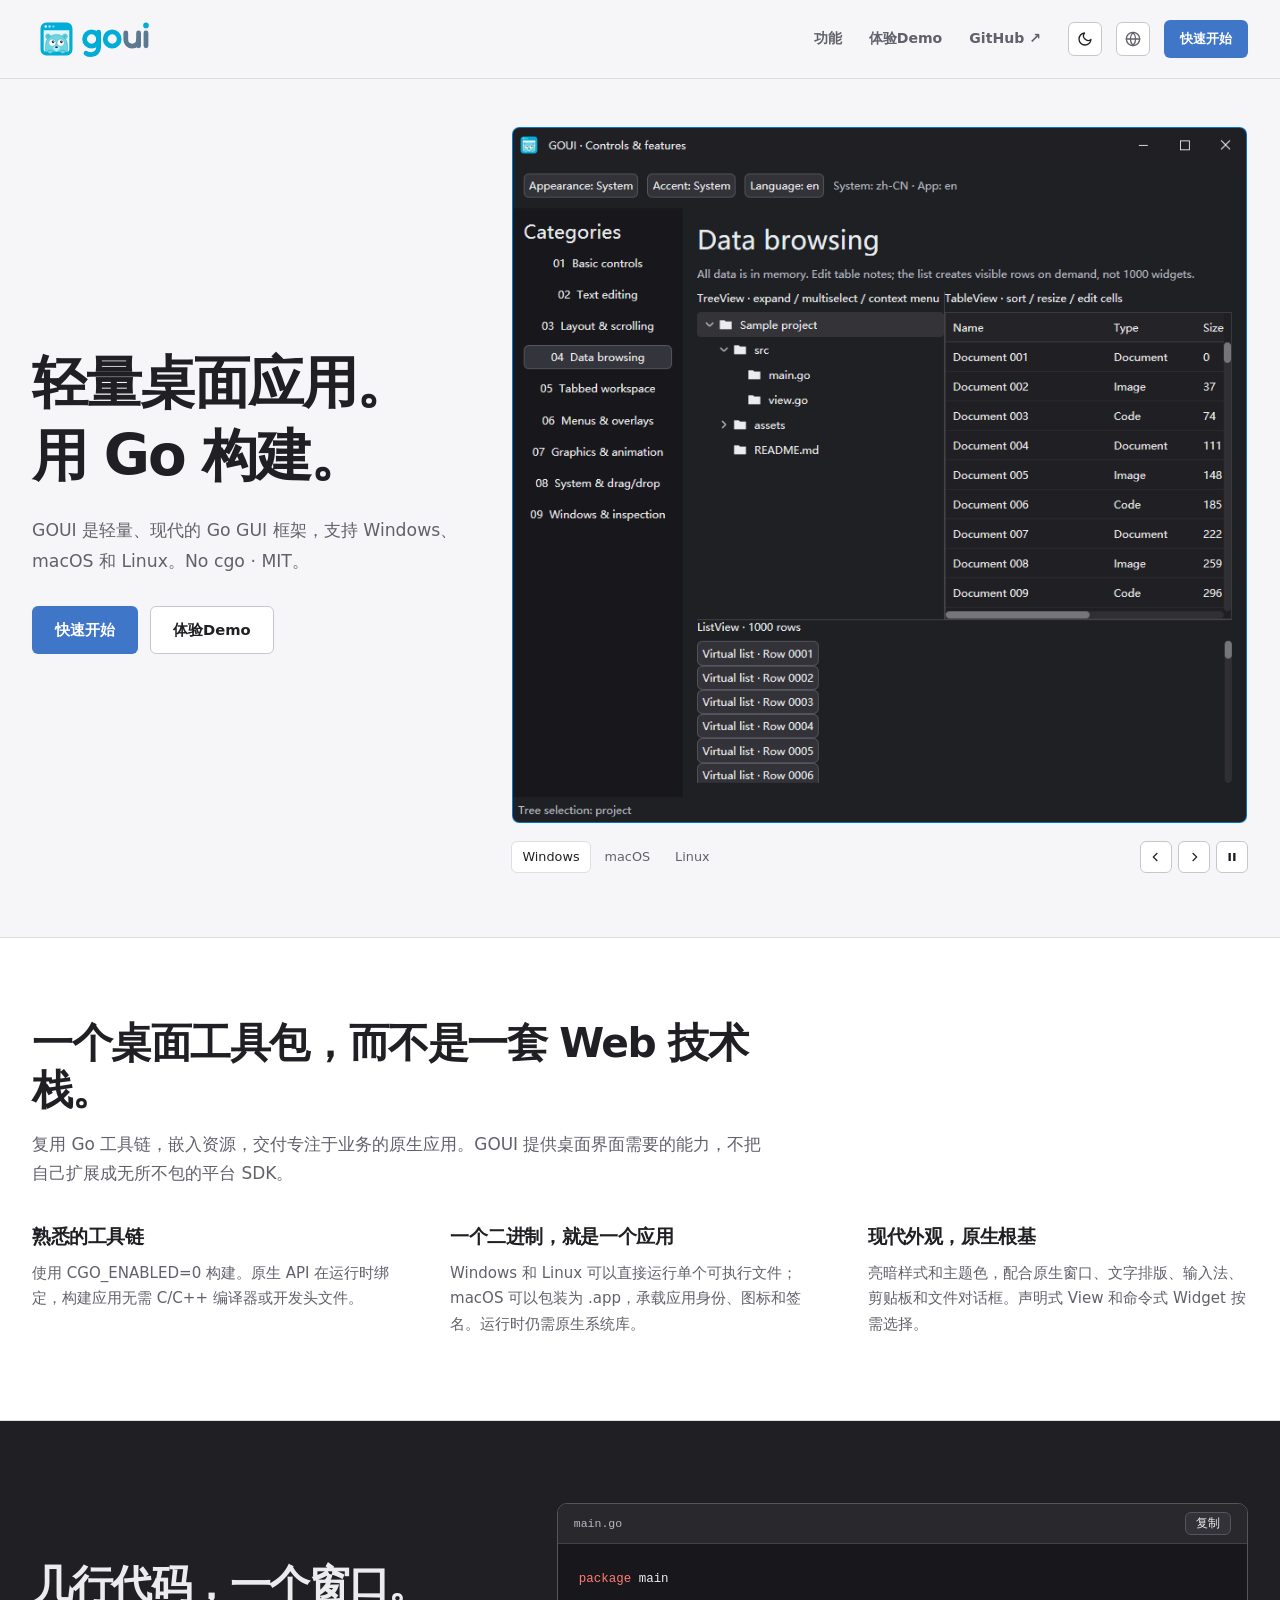
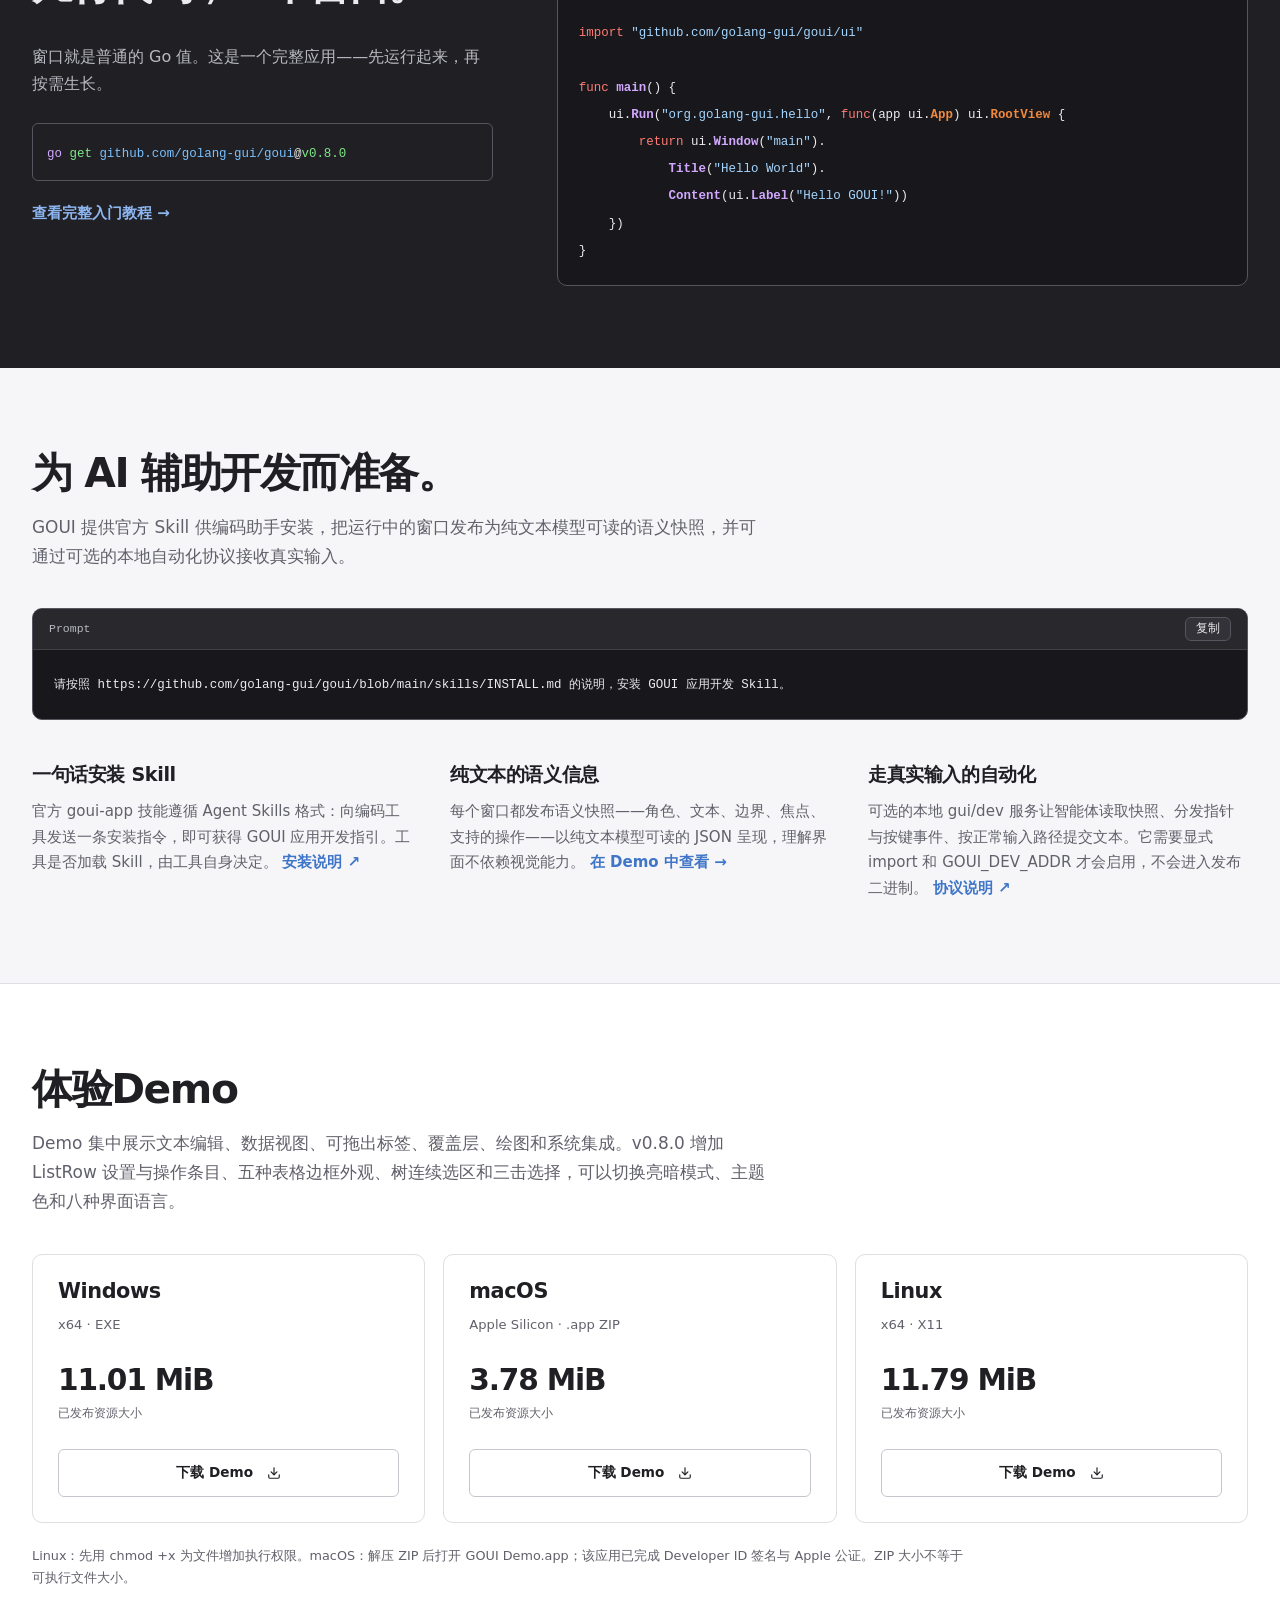
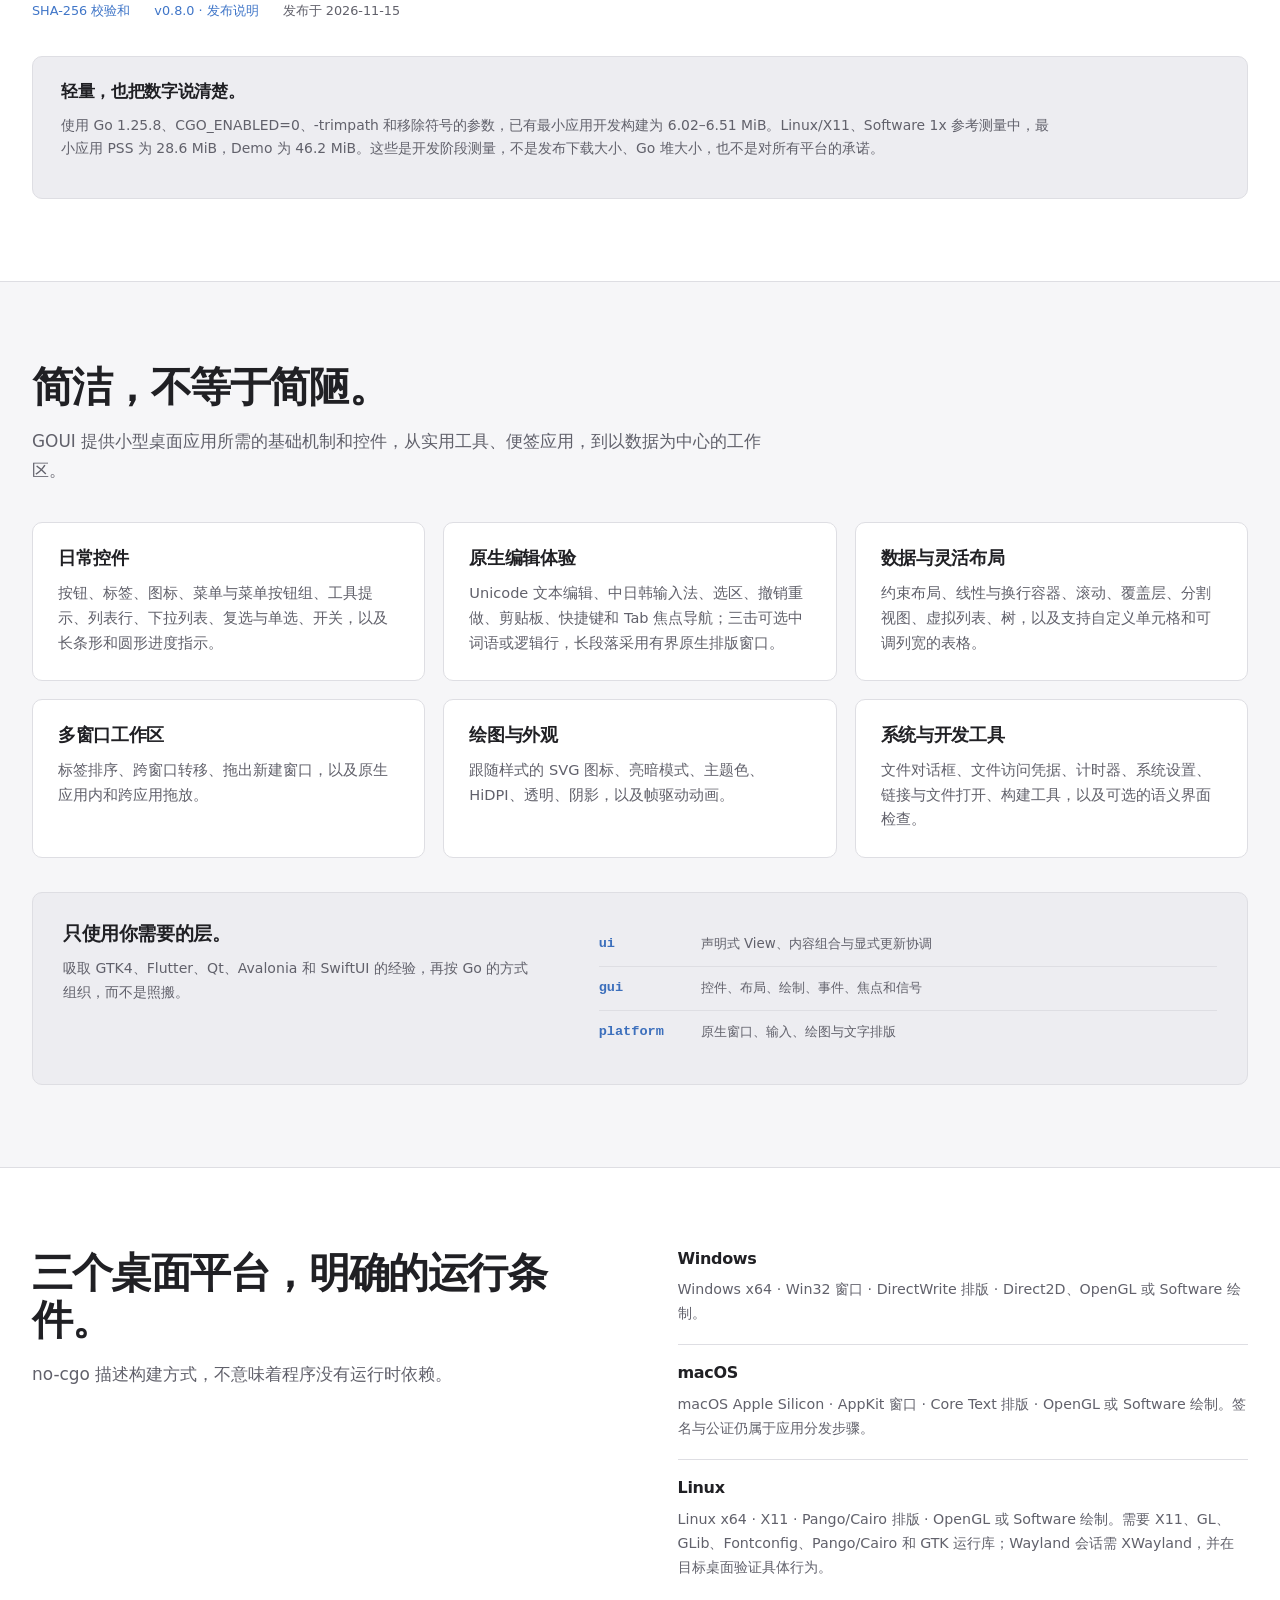
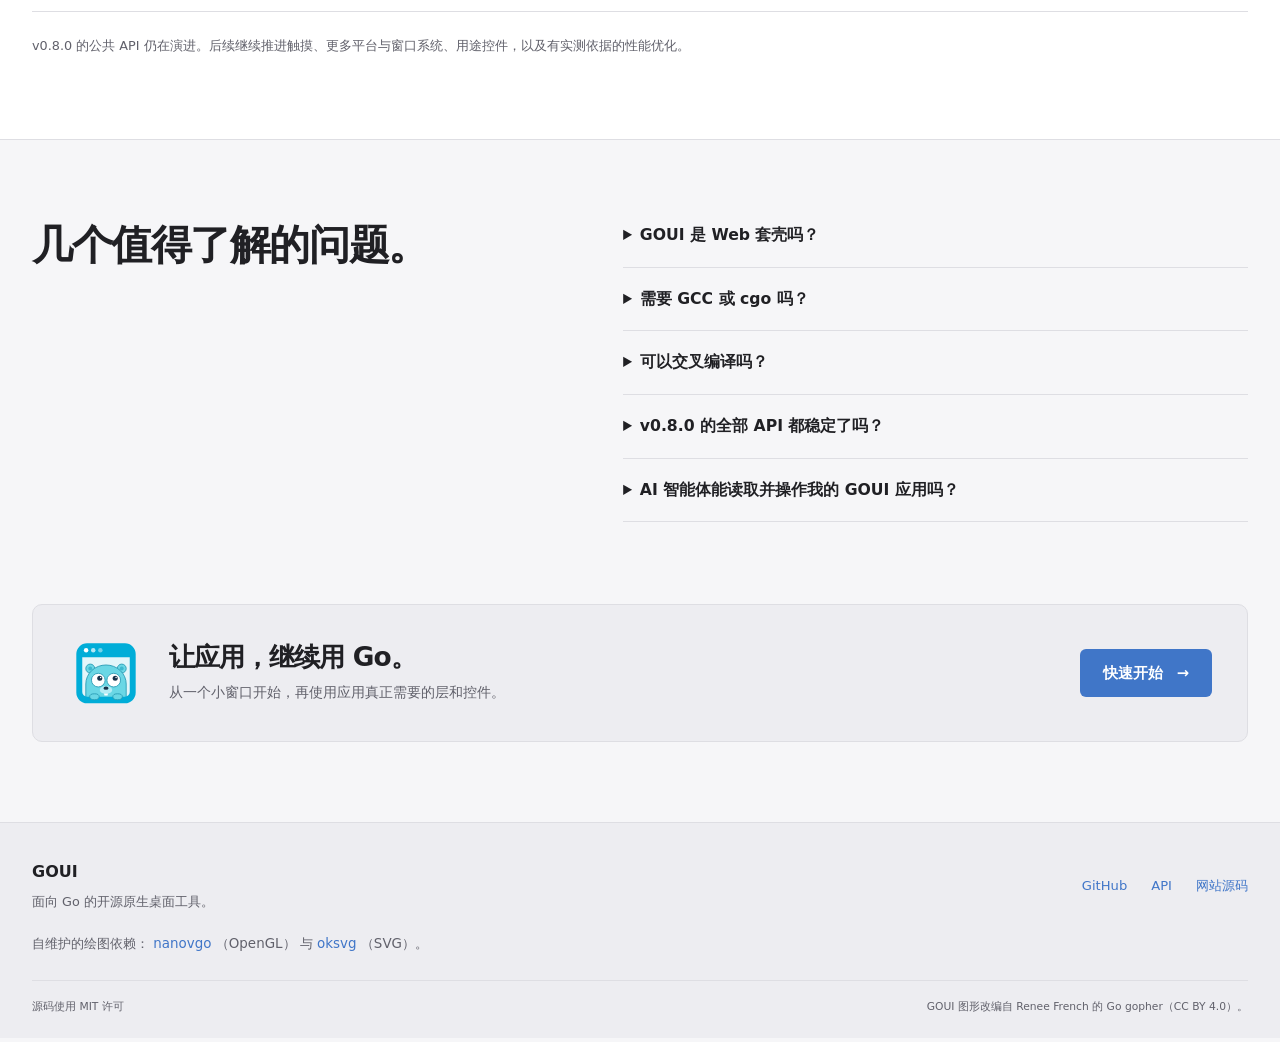
<file: zh-cn/index.html>
<!doctype html>
<html lang="zh-CN">
<head>
  <meta charset="utf-8">
  <meta name="viewport" content="width=device-width, initial-scale=1">
  <title>GOUI — 轻量现代的 Go GUI 框架，无需 cgo 与 GCC</title>
  <meta name="description" content="使用 GOUI 构建轻量、现代的 Go 桌面应用。支持 Windows、macOS 和 Linux 的原生 Golang GUI 框架，无需 cgo、GCC 或浏览器引擎。提供 AI Skill、面向纯文本模型的语义界面快照，以及可选的本地自动化协议。">
  <link rel="canonical" href="https://golang-gui.github.io/zh-cn/">
  
  <link rel="alternate" hreflang="en" href="https://golang-gui.github.io/">
  <link rel="alternate" hreflang="zh-CN" href="https://golang-gui.github.io/zh-cn/">
  <link rel="alternate" hreflang="x-default" href="https://golang-gui.github.io/">
  
  <meta property="og:type" content="website">
  <meta property="og:site_name" content="GOUI">
  <meta property="og:title" content="GOUI — 轻量现代的 Go GUI 框架，无需 cgo 与 GCC">
  <meta property="og:description" content="使用 GOUI 构建轻量、现代的 Go 桌面应用。支持 Windows、macOS 和 Linux 的原生 Golang GUI 框架，无需 cgo、GCC 或浏览器引擎。提供 AI Skill、面向纯文本模型的语义界面快照，以及可选的本地自动化协议。">
  <meta property="og:url" content="https://golang-gui.github.io/zh-cn/">
  <meta property="og:locale" content="zh_CN">
  <meta property="og:image" content="https://golang-gui.github.io/assets/demo-windows.png">
  <meta property="og:image:width" content="822">
  <meta property="og:image:height" content="779">
  <meta property="og:image:alt" content="GOUI desktop demo on Windows">
  <meta name="twitter:card" content="summary_large_image">
  <meta name="twitter:title" content="GOUI — 轻量现代的 Go GUI 框架，无需 cgo 与 GCC">
  <meta name="twitter:description" content="使用 GOUI 构建轻量、现代的 Go 桌面应用。支持 Windows、macOS 和 Linux 的原生 Golang GUI 框架，无需 cgo、GCC 或浏览器引擎。提供 AI Skill、面向纯文本模型的语义界面快照，以及可选的本地自动化协议。">
  <meta name="twitter:image" content="https://golang-gui.github.io/assets/demo-windows.png">
  <link rel="icon" type="image/svg+xml" href="/assets/goui-mark.svg">
  <meta name="theme-color" content="#f6f6f8" media="(prefers-color-scheme: light)" data-theme-color>
  <meta name="theme-color" content="#101014" media="(prefers-color-scheme: dark)" data-theme-color>
  <link rel="stylesheet" href="/assets/site.css">
  <script>
(function(){var t;try{t=localStorage.getItem("theme")}catch(e){}if(t!=="light"&&t!=="dark"){t=window.matchMedia("(prefers-color-scheme: dark)").matches?"dark":"light"}document.documentElement.dataset.theme=t})();
</script>
  <script src="/assets/site.js" defer></script>
  <script type="application/ld+json">{"@context":"https://schema.org","@id":"https://golang-gui.github.io/#project","@type":"SoftwareSourceCode","author":{"@type":"Organization","name":"golang-gui","url":"https://golang-gui.github.io/"},"codeRepository":"https://github.com/golang-gui/goui","description":"使用 GOUI 构建轻量、现代的 Go 桌面应用。支持 Windows、macOS 和 Linux 的原生 Golang GUI 框架，无需 cgo、GCC 或浏览器引擎。提供 AI Skill、面向纯文本模型的语义界面快照，以及可选的本地自动化协议。","license":"https://opensource.org/license/mit","name":"GOUI","programmingLanguage":"Go","runtimePlatform":"Windows, macOS, Linux / X11","url":"https://golang-gui.github.io/","version":"v0.8.0"}</script>
</head>
<body data-copy-label="复制" data-copied-label="已复制" data-copy-failed="无法自动复制，请选中代码手动复制。">
  <a class="skip-link" href="#main">跳到正文</a>
  <header class="site-header">
    <div class="container header-inner">
      <a class="brand" href="/zh-cn/" aria-label="GOUI home"><img src="/assets/goui-logo.svg" alt="GOUI" width="122" height="51"></a>
      <nav aria-label="主导航">
        <a class="nav-secondary" href="/zh-cn/#features">功能</a>
        <a class="nav-secondary" href="/zh-cn/#demo">体验Demo</a>
        <a href="https://github.com/golang-gui/goui">GitHub <span aria-hidden="true">↗</span></a>
        <div class="nav-actions">
          <button type="button" class="theme-toggle" data-theme-toggle aria-label="切换主题" title="切换主题"><svg data-theme-icon="dark" width="16" height="16" viewBox="0 0 24 24" fill="none" stroke="currentColor" stroke-width="2" stroke-linecap="round" stroke-linejoin="round" aria-hidden="true"><path d="M21 12.79A9 9 0 1 1 11.21 3 7 7 0 0 0 21 12.79z"/></svg><svg data-theme-icon="light" width="16" height="16" viewBox="0 0 24 24" fill="none" stroke="currentColor" stroke-width="2" stroke-linecap="round" stroke-linejoin="round" aria-hidden="true"><circle cx="12" cy="12" r="4"/><path d="M12 2v2m0 16v2M4.93 4.93l1.41 1.41m11.32 11.32 1.41 1.41M2 12h2m16 0h2M4.93 19.07l1.41-1.41m11.32-11.32 1.41-1.41"/></svg></button>
          <div class="lang-switch">
            <button type="button" class="lang-switch-btn" aria-haspopup="listbox" aria-label="语言" title="语言">
              <svg viewBox="0 0 24 24" fill="none" stroke="currentColor" stroke-width="2" stroke-linecap="round" stroke-linejoin="round" aria-hidden="true"><circle cx="12" cy="12" r="10"/><path d="M2 12h20"/><path d="M12 2a15.3 15.3 0 0 1 4 10 15.3 15.3 0 0 1-4 10 15.3 15.3 0 0 1-4-10 15.3 15.3 0 0 1 4-10z"/></svg>
            </button>
            <ul class="lang-switch-list" role="listbox" aria-label="语言">
              <li><a class="current" aria-current="true" href="/zh-cn/">中文</a></li>
              <li><a href="/" lang="en">English</a></li>
            </ul>
          </div>
          <a class="button button-small" href="/zh-cn/getting-started/">快速开始</a>
        </div>
      </nav>
    </div>
  </header>
  <main id="main">
    
<section class="hero container">
  <div class="hero-copy">
    <h1>轻量桌面应用。
用 Go 构建。</h1>
    <p class="hero-lead">GOUI 是轻量、现代的 Go GUI 框架，支持 Windows、macOS 和 Linux。No cgo · MIT。</p>
    <div class="hero-actions"><a class="button" href="/zh-cn/getting-started/">快速开始</a><a class="button button-outline" href="#demo">体验Demo</a></div>
  </div>
  <div class="showcase" data-gallery data-carousel-role="轮播" data-slide-role="幻灯片" aria-label="选择平台截图">
    <div class="screenshots" id="screenshot-stage" aria-live="off"><figure data-screen="Windows"><a class="screenshot-image" href="/assets/demo-windows.png" aria-label="查看原图 · Windows"><img src="/assets/demo-windows.png" alt="GOUI Demo 展示原生控件、现代样式和侧栏，运行于 Windows" width="822" height="779" fetchpriority="high"></a><figcaption>Windows</figcaption></figure><figure data-screen="macOS"><a class="screenshot-image" href="/assets/demo-macos.png" aria-label="查看原图 · macOS"><img src="/assets/demo-macos.png" alt="GOUI Demo 展示原生控件、现代样式和侧栏，运行于 macOS" width="822" height="636" loading="lazy"></a><figcaption>macOS</figcaption></figure><figure data-screen="Linux"><a class="screenshot-image" href="/assets/demo-linux.png" aria-label="查看原图 · Linux"><img src="/assets/demo-linux.png" alt="GOUI Demo 展示原生控件、现代样式和侧栏，运行于 Linux" width="820" height="779" loading="lazy"></a><figcaption>Linux</figcaption></figure></div>
    <div class="gallery-toolbar">
      <div class="platform-switch" role="group" aria-label="选择平台截图" hidden><button type="button" data-platform="Windows" aria-controls="screenshot-stage" aria-pressed="false">Windows</button><button type="button" data-platform="macOS" aria-controls="screenshot-stage" aria-pressed="false">macOS</button><button type="button" data-platform="Linux" aria-controls="screenshot-stage" aria-pressed="false">Linux</button></div>
      <div class="gallery-controls" role="group" aria-label="截图轮播控制" hidden>
        <button class="gallery-control" type="button" data-carousel-prev aria-label="上一张截图" aria-controls="screenshot-stage"><svg width="16" height="16" viewBox="0 0 24 24" fill="none" stroke="currentColor" stroke-width="1.8" aria-hidden="true"><path d="m14 6-6 6 6 6"/></svg></button>
        <button class="gallery-control" type="button" data-carousel-next aria-label="下一张截图" aria-controls="screenshot-stage"><svg width="16" height="16" viewBox="0 0 24 24" fill="none" stroke="currentColor" stroke-width="1.8" aria-hidden="true"><path d="m10 6 6 6-6 6"/></svg></button>
        <button class="gallery-control" type="button" data-carousel-toggle data-play-label="播放" data-pause-label="暂停" aria-label="暂停" title="暂停" aria-controls="screenshot-stage"><span data-pause-icon aria-hidden="true"><svg width="14" height="14" viewBox="0 0 24 24" fill="currentColor"><path d="M6 5h4v14H6zm8 0h4v14h-4z"/></svg></span><span data-play-icon aria-hidden="true" hidden><svg width="14" height="14" viewBox="0 0 24 24" fill="currentColor"><path d="m8 5 11 7-11 7z"/></svg></span></button>
      </div>
    </div>
    <span class="sr-only" data-gallery-status role="status" aria-live="polite"></span>
  </div>
</section>

<section class="section section-white">
  <div class="container"><div class="section-heading"><h2>一个桌面工具包，而不是一套 Web 技术栈。</h2><p>复用 Go 工具链，嵌入资源，交付专注于业务的原生应用。GOUI 提供桌面界面需要的能力，不把自己扩展成无所不包的平台 SDK。</p></div>
    <div class="reasons"><article><h3>熟悉的工具链</h3><p>使用 CGO_ENABLED=0 构建。原生 API 在运行时绑定，构建应用无需 C/C&#43;&#43; 编译器或开发头文件。</p></article><article><h3>一个二进制，就是一个应用</h3><p>Windows 和 Linux 可以直接运行单个可执行文件；macOS 可以包装为 .app，承载应用身份、图标和签名。运行时仍需原生系统库。</p></article><article><h3>现代外观，原生根基</h3><p>亮暗样式和主题色，配合原生窗口、文字排版、输入法、剪贴板和文件对话框。声明式 View 和命令式 Widget 按需选择。</p></article></div>
  </div>
</section>

<section class="section section-ink">
  <div class="container code-section"><div class="code-copy"><h2>几行代码，一个窗口。</h2><p>窗口就是普通的 Go 值。这是一个完整应用——先运行起来，再按需生长。</p><div class="install-line"><code><span class="tok-nb">go</span><span class="tok-w"> </span><span class="tok-nt">get</span><span class="tok-w"> </span><span class="tok-nv">github.com/golang-gui/goui</span><span class="tok-p">@</span><span class="tok-nt">v0.8.0</span></code></div><a class="text-link" href="/zh-cn/getting-started/">查看完整入门教程 <span aria-hidden="true">→</span></a></div><div class="code-block"><div class="code-toolbar"><span>main.go</span><button type="button" data-copy hidden>复制</button></div><pre><code><span class="tok-kn">package</span><span class="tok-w"> </span><span class="tok-nx">main</span><span class="tok-w">
</span><span class="tok-w">
</span><span class="tok-kn">import</span><span class="tok-w"> </span><span class="tok-s">&#34;github.com/golang-gui/goui/ui&#34;</span><span class="tok-w">
</span><span class="tok-w">
</span><span class="tok-kd">func</span><span class="tok-w"> </span><span class="tok-nf">main</span><span class="tok-p">(</span><span class="tok-p">)</span><span class="tok-w"> </span><span class="tok-p">{</span><span class="tok-w">
</span><span class="tok-w">	</span><span class="tok-nx">ui</span><span class="tok-p">.</span><span class="tok-nf">Run</span><span class="tok-p">(</span><span class="tok-s">&#34;org.golang-gui.hello&#34;</span><span class="tok-p">,</span><span class="tok-w"> </span><span class="tok-kd">func</span><span class="tok-p">(</span><span class="tok-nx">app</span><span class="tok-w"> </span><span class="tok-nx">ui</span><span class="tok-p">.</span><span class="tok-nc">App</span><span class="tok-p">)</span><span class="tok-w"> </span><span class="tok-nx">ui</span><span class="tok-p">.</span><span class="tok-nc">RootView</span><span class="tok-w"> </span><span class="tok-p">{</span><span class="tok-w">
</span><span class="tok-w">		</span><span class="tok-k">return</span><span class="tok-w"> </span><span class="tok-nx">ui</span><span class="tok-p">.</span><span class="tok-nf">Window</span><span class="tok-p">(</span><span class="tok-s">&#34;main&#34;</span><span class="tok-p">)</span><span class="tok-p">.</span><span class="tok-w">
</span><span class="tok-w">			</span><span class="tok-nf">Title</span><span class="tok-p">(</span><span class="tok-s">&#34;Hello World&#34;</span><span class="tok-p">)</span><span class="tok-p">.</span><span class="tok-w">
</span><span class="tok-w">			</span><span class="tok-nf">Content</span><span class="tok-p">(</span><span class="tok-nx">ui</span><span class="tok-p">.</span><span class="tok-nf">Label</span><span class="tok-p">(</span><span class="tok-s">&#34;Hello GOUI!&#34;</span><span class="tok-p">)</span><span class="tok-p">)</span><span class="tok-w">
</span><span class="tok-w">	</span><span class="tok-p">}</span><span class="tok-p">)</span><span class="tok-w">
</span><span class="tok-p">}</span><span class="tok-w">
</span></code></pre></div></div>
</section>

<section class="section container" id="ai">
  <div class="section-heading"><h2>为 AI 辅助开发而准备。</h2><p>GOUI 提供官方 Skill 供编码助手安装，把运行中的窗口发布为纯文本模型可读的语义快照，并可通过可选的本地自动化协议接收真实输入。</p></div>
  <div class="code-block ai-prompt">
    <div class="code-toolbar"><span>Prompt</span><button type="button" data-copy hidden>复制</button></div>
    <pre><code>请按照 https://github.com/golang-gui/goui/blob/main/skills/INSTALL.md 的说明，安装 GOUI 应用开发 Skill。</code></pre>
  </div>
  <div class="reasons">
    <article><h3>一句话安装 Skill</h3><p>官方 goui-app 技能遵循 Agent Skills 格式：向编码工具发送一条安装指令，即可获得 GOUI 应用开发指引。工具是否加载 Skill，由工具自身决定。 <a class="text-link" href="https://github.com/golang-gui/goui/blob/v0.8.0/skills/INSTALL.md">安装说明 <span aria-hidden="true">↗</span></a></p></article>
    <article><h3>纯文本的语义信息</h3><p>每个窗口都发布语义快照——角色、文本、边界、焦点、支持的操作——以纯文本模型可读的 JSON 呈现，理解界面不依赖视觉能力。 <a class="text-link" href="#demo">在 Demo 中查看 <span aria-hidden="true">→</span></a></p></article>
    <article><h3>走真实输入的自动化</h3><p>可选的本地 gui/dev 服务让智能体读取快照、分发指针与按键事件、按正常输入路径提交文本。它需要显式 import 和 GOUI_DEV_ADDR 才会启用，不会进入发布二进制。 <a class="text-link" href="https://github.com/golang-gui/goui/blob/v0.8.0/gui/dev/doc.go">协议说明 <span aria-hidden="true">↗</span></a></p></article>
  </div>
</section>

<section class="section section-white" id="demo">
  <div class="container">
    <div class="section-heading"><h2>体验Demo</h2><p>Demo 集中展示文本编辑、数据视图、可拖出标签、覆盖层、绘图和系统集成。v0.8.0 增加 ListRow 设置与操作条目、五种表格边框外观、树连续选区和三击选择，可以切换亮暗模式、主题色和八种界面语言。</p></div>
    <div class="downloads"><article class="download-card"><div class="download-platform"><h3>Windows</h3></div><p>x64 · EXE</p><p class="download-size"><strong>11.01 MiB</strong> <span>已发布资源大小</span></p><a class="button button-outline" href="https://github.com/golang-gui/goui/releases/download/v0.8.0/goui-demo-v0.8.0-windows-amd64.exe">下载 Demo <svg width="14" height="14" viewBox="0 0 24 24" fill="none" stroke="currentColor" stroke-width="2" stroke-linecap="round" stroke-linejoin="round" aria-hidden="true"><path d="M21 15v4a2 2 0 0 1-2 2H5a2 2 0 0 1-2-2v-4"/><path d="m7 10 5 5 5-5"/><path d="M12 15V3"/></svg></a></article><article class="download-card"><div class="download-platform"><h3>macOS</h3></div><p>Apple Silicon · .app ZIP</p><p class="download-size"><strong>3.78 MiB</strong> <span>已发布资源大小</span></p><a class="button button-outline" href="https://github.com/golang-gui/goui/releases/download/v0.8.0/goui-demo-v0.8.0-darwin-arm64.zip">下载 Demo <svg width="14" height="14" viewBox="0 0 24 24" fill="none" stroke="currentColor" stroke-width="2" stroke-linecap="round" stroke-linejoin="round" aria-hidden="true"><path d="M21 15v4a2 2 0 0 1-2 2H5a2 2 0 0 1-2-2v-4"/><path d="m7 10 5 5 5-5"/><path d="M12 15V3"/></svg></a></article><article class="download-card"><div class="download-platform"><h3>Linux</h3></div><p>x64 · X11</p><p class="download-size"><strong>11.79 MiB</strong> <span>已发布资源大小</span></p><a class="button button-outline" href="https://github.com/golang-gui/goui/releases/download/v0.8.0/goui-demo-v0.8.0-linux-amd64">下载 Demo <svg width="14" height="14" viewBox="0 0 24 24" fill="none" stroke="currentColor" stroke-width="2" stroke-linecap="round" stroke-linejoin="round" aria-hidden="true"><path d="M21 15v4a2 2 0 0 1-2 2H5a2 2 0 0 1-2-2v-4"/><path d="m7 10 5 5 5-5"/><path d="M12 15V3"/></svg></a></article></div>
    <div class="download-details"><p>Linux：先用 chmod &#43;x 为文件增加执行权限。macOS：解压 ZIP 后打开 GOUI Demo.app；该应用已完成 Developer ID 签名与 Apple 公证。ZIP 大小不等于可执行文件大小。</p><div><a href="https://github.com/golang-gui/goui/releases/download/v0.8.0/SHA256SUMS">SHA-256 校验和</a><a href="https://github.com/golang-gui/goui/releases/tag/v0.8.0">v0.8.0 · 发布说明</a><span>发布于 2026-11-15</span></div></div>
    <aside class="measurement"><h3>轻量，也把数字说清楚。</h3><p>使用 Go 1.25.8、CGO_ENABLED=0、-trimpath 和移除符号的参数，已有最小应用开发构建为 6.02–6.51 MiB。Linux/X11、Software 1x 参考测量中，最小应用 PSS 为 28.6 MiB，Demo 为 46.2 MiB。这些是开发阶段测量，不是发布下载大小、Go 堆大小，也不是对所有平台的承诺。</p></aside>
  </div>
</section>

<section class="section container" id="features">
  <div class="section-heading"><h2>简洁，不等于简陋。</h2><p>GOUI 提供小型桌面应用所需的基础机制和控件，从实用工具、便签应用，到以数据为中心的工作区。</p></div>
  <div class="feature-grid"><article class="feature"><h3>日常控件</h3><p>按钮、标签、图标、菜单与菜单按钮组、工具提示、列表行、下拉列表、复选与单选、开关，以及长条形和圆形进度指示。</p></article><article class="feature"><h3>原生编辑体验</h3><p>Unicode 文本编辑、中日韩输入法、选区、撤销重做、剪贴板、快捷键和 Tab 焦点导航；三击可选中词语或逻辑行，长段落采用有界原生排版窗口。</p></article><article class="feature"><h3>数据与灵活布局</h3><p>约束布局、线性与换行容器、滚动、覆盖层、分割视图、虚拟列表、树，以及支持自定义单元格和可调列宽的表格。</p></article><article class="feature"><h3>多窗口工作区</h3><p>标签排序、跨窗口转移、拖出新建窗口，以及原生应用内和跨应用拖放。</p></article><article class="feature"><h3>绘图与外观</h3><p>跟随样式的 SVG 图标、亮暗模式、主题色、HiDPI、透明、阴影，以及帧驱动动画。</p></article><article class="feature"><h3>系统与开发工具</h3><p>文件对话框、文件访问凭据、计时器、系统设置、链接与文件打开、构建工具，以及可选的语义界面检查。</p></article></div>
  <div class="architecture"><div><h3>只使用你需要的层。</h3><p>吸取 GTK4、Flutter、Qt、Avalonia 和 SwiftUI 的经验，再按 Go 的方式组织，而不是照搬。</p></div><dl><div><dt>ui</dt><dd>声明式 View、内容组合与显式更新协调</dd></div><div><dt>gui</dt><dd>控件、布局、绘制、事件、焦点和信号</dd></div><div><dt>platform</dt><dd>原生窗口、输入、绘图与文字排版</dd></div></dl></div>
</section>

<section class="section section-white">
  <div class="container platform-section"><div class="section-heading"><h2>三个桌面平台，明确的运行条件。</h2><p>no-cgo 描述构建方式，不意味着程序没有运行时依赖。</p></div><div class="platform-list"><article><h3>Windows</h3><p>Windows x64 · Win32 窗口 · DirectWrite 排版 · Direct2D、OpenGL 或 Software 绘制。</p></article><article><h3>macOS</h3><p>macOS Apple Silicon · AppKit 窗口 · Core Text 排版 · OpenGL 或 Software 绘制。签名与公证仍属于应用分发步骤。</p></article><article><h3>Linux</h3><p>Linux x64 · X11 · Pango/Cairo 排版 · OpenGL 或 Software 绘制。需要 X11、GL、GLib、Fontconfig、Pango/Cairo 和 GTK 运行库；Wayland 会话需 XWayland，并在目标桌面验证具体行为。</p></article></div></div>
  <p class="container limitations">v0.8.0 的公共 API 仍在演进。后续继续推进触摸、更多平台与窗口系统、用途控件，以及有实测依据的性能优化。</p>
</section>

<section class="section container faq-section"><div class="section-heading"><h2>几个值得了解的问题。</h2></div><div class="faq"><details><summary>GOUI 是 Web 套壳吗？</summary><p>不是。GOUI 通过原生绘图后端绘制控件，并使用原生文字排版，不嵌入浏览器引擎。</p></details><details><summary>需要 GCC 或 cgo 吗？</summary><p>构建应用不需要 C/C&#43;&#43; 编译器。GOUI 支持 CGO_ENABLED=0，在运行时绑定原生库；运行库要求仍然存在。</p></details><details><summary>可以交叉编译吗？</summary><p>支持的目标可以用 Go 工具链无 cgo 构建。打包、签名和真机验证是独立步骤；编译通过不代表原生行为已经验证。</p></details><details><summary>v0.8.0 的全部 API 都稳定了吗？</summary><p>还没有。当前版本用于开发应用并获得实践反馈，公共 API 会继续演进。建议固定版本，升级时查看变更。</p></details><details><summary>AI 智能体能读取并操作我的 GOUI 应用吗？</summary><p>可以，三部分配合：安装官方 goui-app Skill 获得开发指引；以纯文本读取语义快照了解界面状态；可选启用本地 gui/dev 服务，通过快照、事件和文本接口走真实输入分发完成操作。自动化只存在于开发构建，不会随应用发布。</p></details></div></section>

<section class="container final-cta"><img src="/assets/goui-mark.svg" alt="" width="76" height="76" loading="lazy"><div><h2>让应用，继续用 Go。</h2><p>从一个小窗口开始，再使用应用真正需要的层和控件。</p></div><a class="button" href="/zh-cn/getting-started/">快速开始 <span aria-hidden="true">→</span></a></section>

  </main>
  <footer class="site-footer">
    <div class="container footer-main">
      <div><a class="footer-brand" href="/zh-cn/">GOUI</a><p>面向 Go 的开源原生桌面工具。</p></div>
      <div class="footer-links"><a href="https://github.com/golang-gui/goui">GitHub</a><a href="https://pkg.go.dev/github.com/golang-gui/goui@v0.8.0">API</a><a href="https://github.com/golang-gui/golang-gui.github.io">网站源码</a></div>
    </div>
    <p class="container footer-dependencies">自维护的绘图依赖： <a href="https://github.com/golang-gui/nanovgo">nanovgo</a> （OpenGL） 与 <a href="https://github.com/golang-gui/oksvg">oksvg</a> （SVG）。</p>
    <div class="container footer-legal">
      <a href="https://github.com/golang-gui/goui/blob/v0.8.0/LICENSE">源码使用 MIT 许可</a>
      <p><a href="https://go.dev/blog/gopher">GOUI 图形改编自 Renee French 的 Go gopher（CC BY 4.0）。</a></p>
    </div>
  </footer>
  <div class="sr-only" role="status" aria-live="polite" id="copy-status"></div>
</body>
</html>
</file>
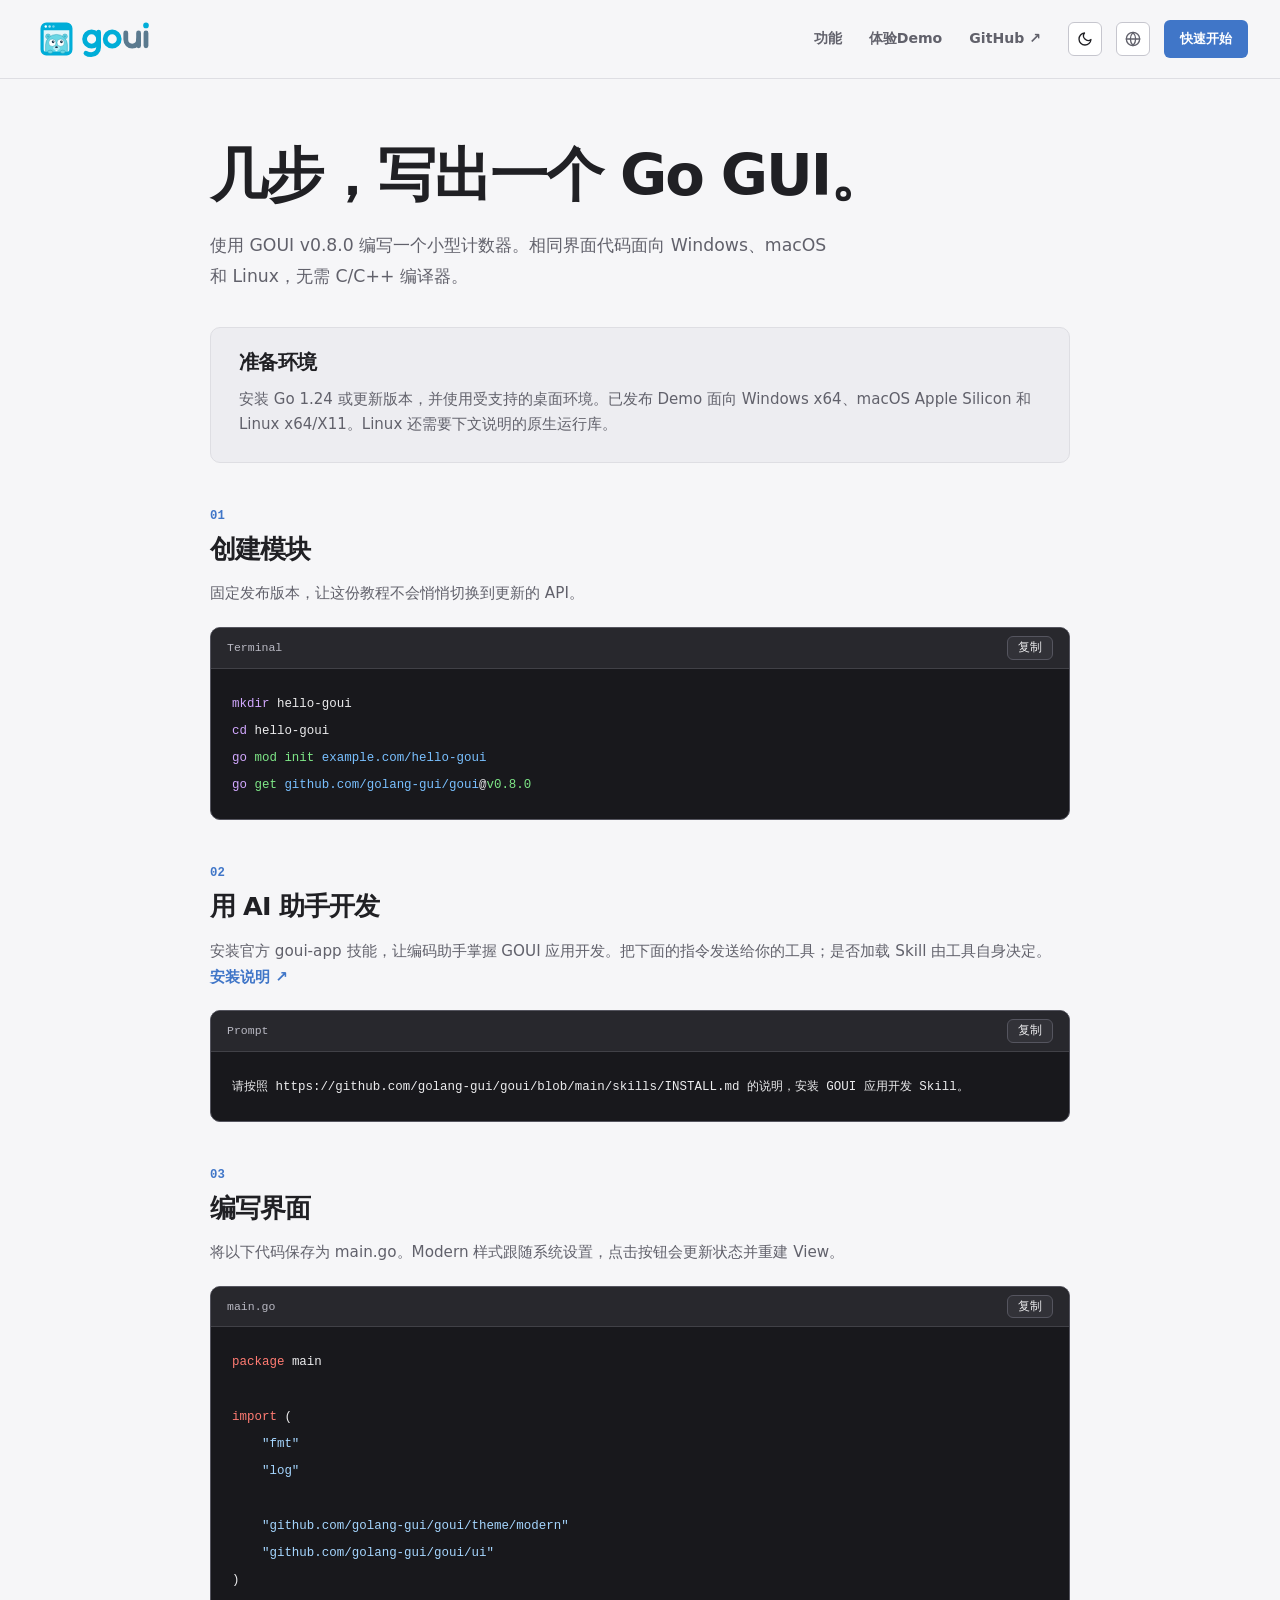
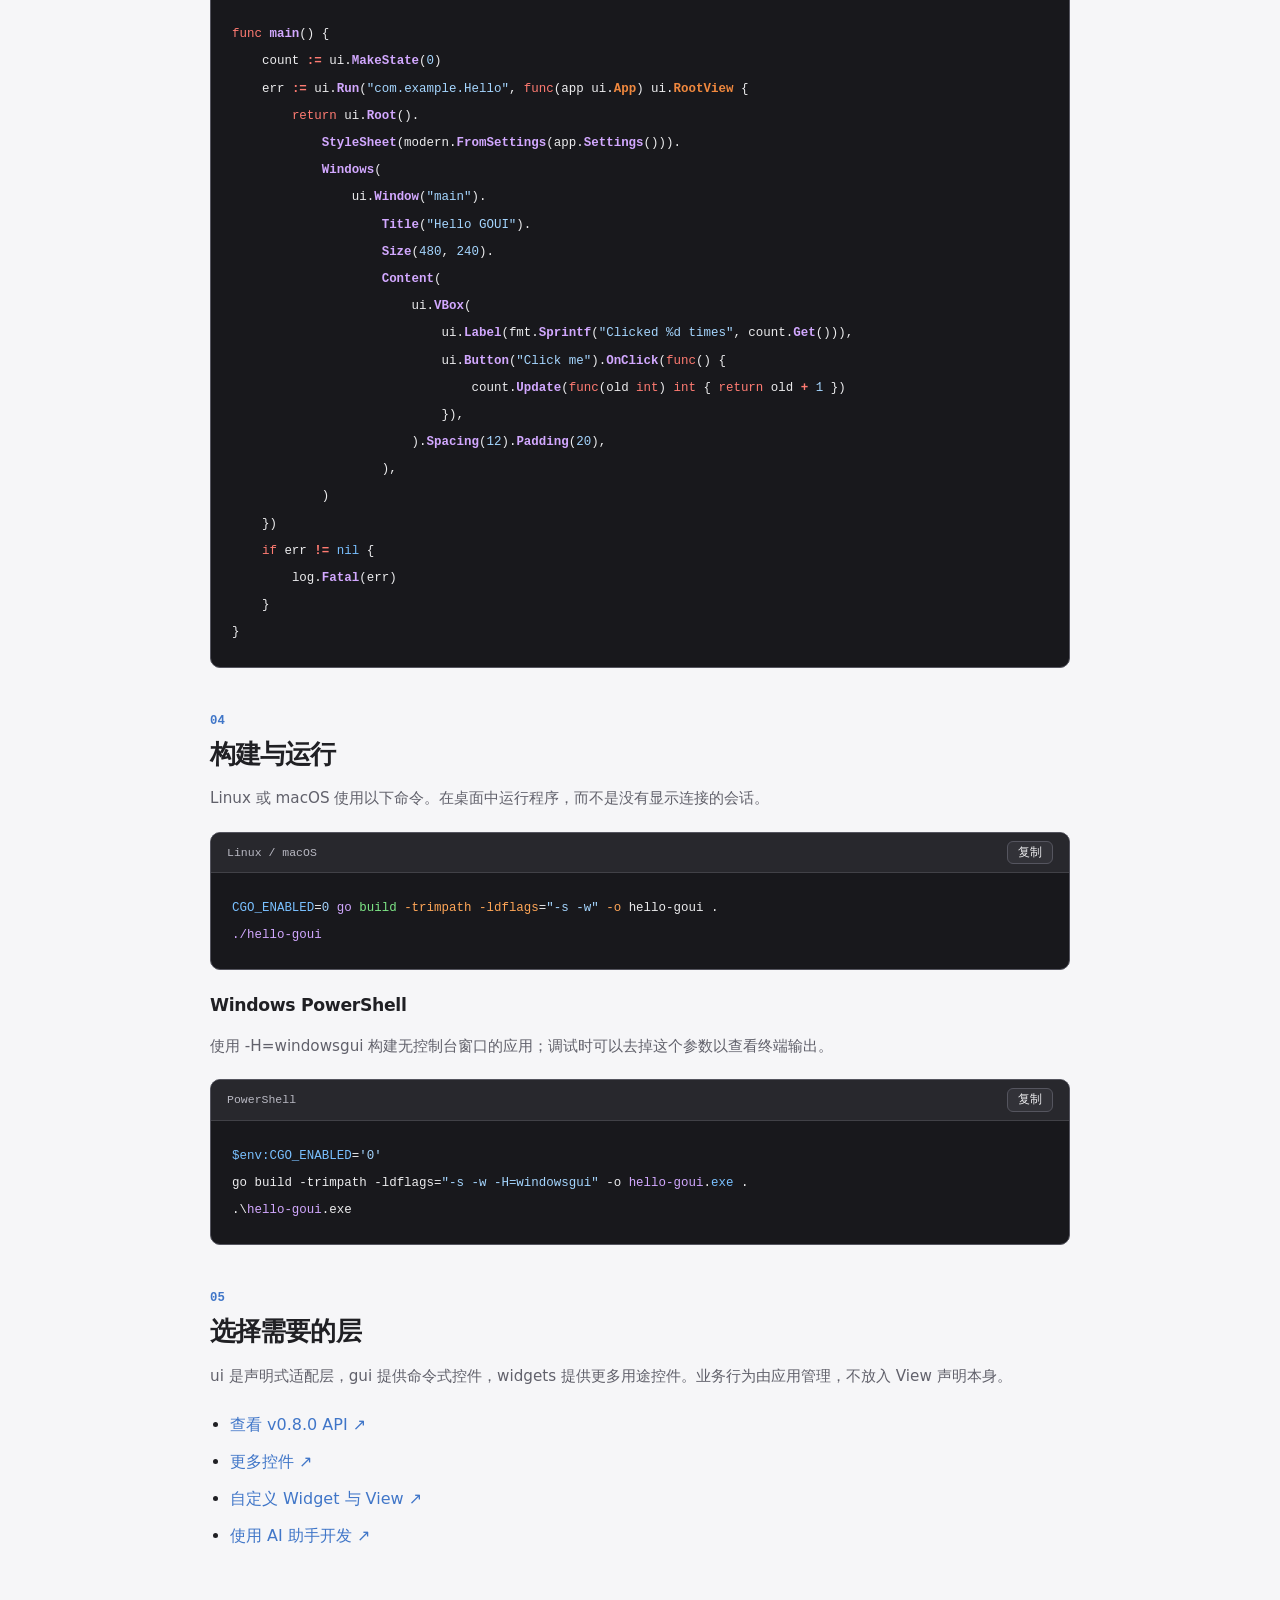
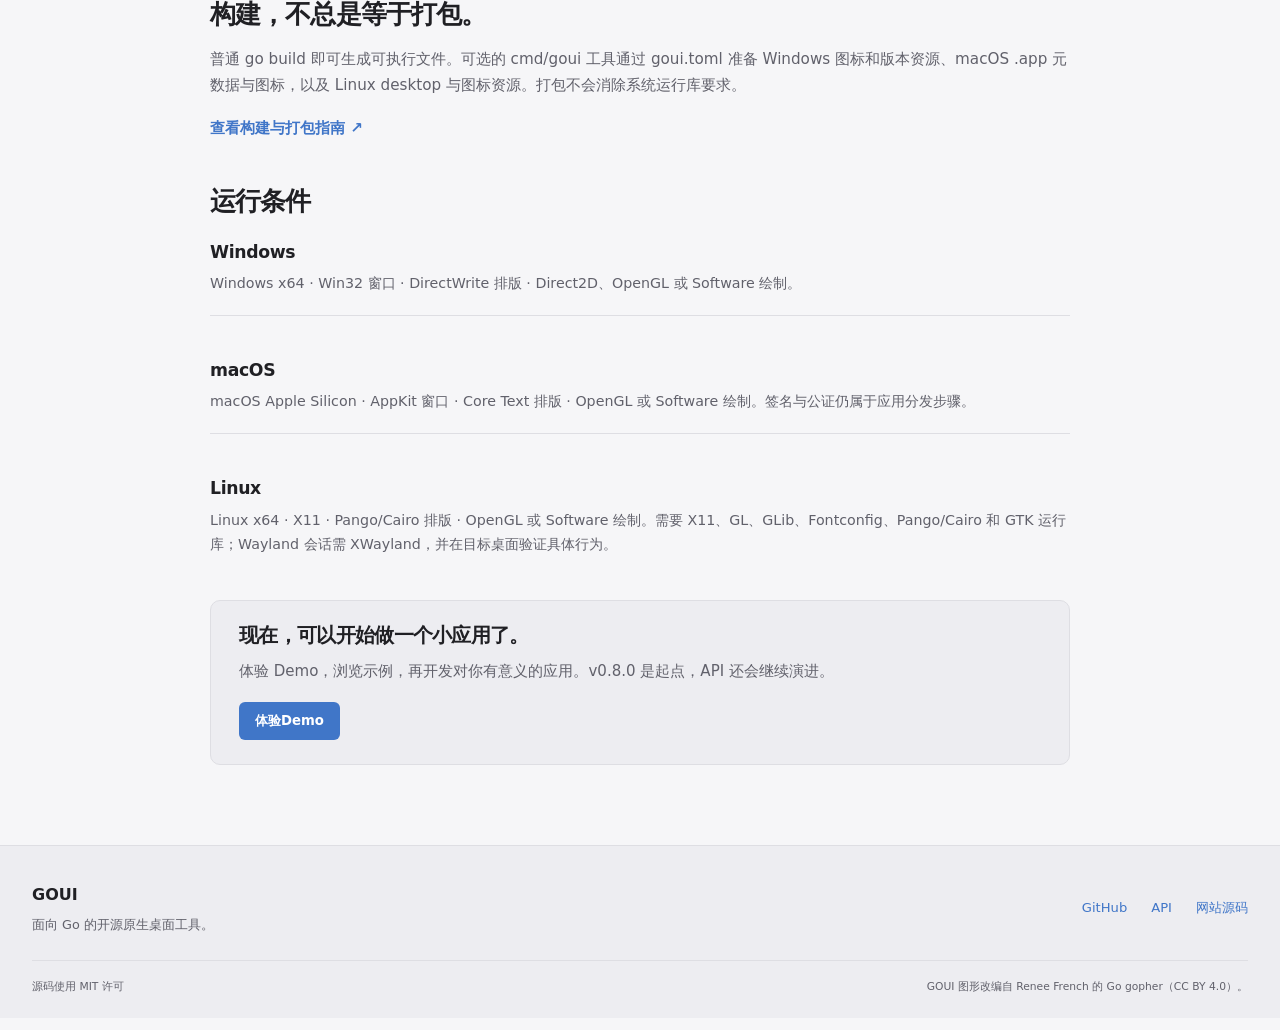
<file: zh-cn/getting-started/index.html>
<!doctype html>
<html lang="zh-CN">
<head>
  <meta charset="utf-8">
  <meta name="viewport" content="width=device-width, initial-scale=1">
  <title>Go GUI 入门教程 — 编写第一个 GOUI 桌面应用</title>
  <meta name="description" content="从 GOUI v0.8.0 开始开发 Go 桌面 GUI：安装模块、编写计数器、使用 CGO_ENABLED=0 构建，并了解三平台运行条件。">
  <link rel="canonical" href="https://golang-gui.github.io/zh-cn/getting-started/">
  
  <link rel="alternate" hreflang="en" href="https://golang-gui.github.io/getting-started/">
  <link rel="alternate" hreflang="zh-CN" href="https://golang-gui.github.io/zh-cn/getting-started/">
  <link rel="alternate" hreflang="x-default" href="https://golang-gui.github.io/getting-started/">
  
  <meta property="og:type" content="website">
  <meta property="og:site_name" content="GOUI">
  <meta property="og:title" content="Go GUI 入门教程 — 编写第一个 GOUI 桌面应用">
  <meta property="og:description" content="从 GOUI v0.8.0 开始开发 Go 桌面 GUI：安装模块、编写计数器、使用 CGO_ENABLED=0 构建，并了解三平台运行条件。">
  <meta property="og:url" content="https://golang-gui.github.io/zh-cn/getting-started/">
  <meta property="og:locale" content="zh_CN">
  <meta property="og:image" content="https://golang-gui.github.io/assets/demo-windows.png">
  <meta property="og:image:width" content="822">
  <meta property="og:image:height" content="779">
  <meta property="og:image:alt" content="GOUI desktop demo on Windows">
  <meta name="twitter:card" content="summary_large_image">
  <meta name="twitter:title" content="Go GUI 入门教程 — 编写第一个 GOUI 桌面应用">
  <meta name="twitter:description" content="从 GOUI v0.8.0 开始开发 Go 桌面 GUI：安装模块、编写计数器、使用 CGO_ENABLED=0 构建，并了解三平台运行条件。">
  <meta name="twitter:image" content="https://golang-gui.github.io/assets/demo-windows.png">
  <link rel="icon" type="image/svg+xml" href="/assets/goui-mark.svg">
  <meta name="theme-color" content="#f6f6f8" media="(prefers-color-scheme: light)" data-theme-color>
  <meta name="theme-color" content="#101014" media="(prefers-color-scheme: dark)" data-theme-color>
  <link rel="stylesheet" href="/assets/site.css">
  <script>
(function(){var t;try{t=localStorage.getItem("theme")}catch(e){}if(t!=="light"&&t!=="dark"){t=window.matchMedia("(prefers-color-scheme: dark)").matches?"dark":"light"}document.documentElement.dataset.theme=t})();
</script>
  <script src="/assets/site.js" defer></script>
  <script type="application/ld+json">{"@context":"https://schema.org","@id":"https://golang-gui.github.io/#project","@type":"SoftwareSourceCode","author":{"@type":"Organization","name":"golang-gui","url":"https://golang-gui.github.io/"},"codeRepository":"https://github.com/golang-gui/goui","description":"使用 GOUI 构建轻量、现代的 Go 桌面应用。支持 Windows、macOS 和 Linux 的原生 Golang GUI 框架，无需 cgo、GCC 或浏览器引擎。提供 AI Skill、面向纯文本模型的语义界面快照，以及可选的本地自动化协议。","license":"https://opensource.org/license/mit","name":"GOUI","programmingLanguage":"Go","runtimePlatform":"Windows, macOS, Linux / X11","url":"https://golang-gui.github.io/","version":"v0.8.0"}</script>
</head>
<body data-copy-label="复制" data-copied-label="已复制" data-copy-failed="无法自动复制，请选中代码手动复制。">
  <a class="skip-link" href="#main">跳到正文</a>
  <header class="site-header">
    <div class="container header-inner">
      <a class="brand" href="/zh-cn/" aria-label="GOUI home"><img src="/assets/goui-logo.svg" alt="GOUI" width="122" height="51"></a>
      <nav aria-label="主导航">
        <a class="nav-secondary" href="/zh-cn/#features">功能</a>
        <a class="nav-secondary" href="/zh-cn/#demo">体验Demo</a>
        <a href="https://github.com/golang-gui/goui">GitHub <span aria-hidden="true">↗</span></a>
        <div class="nav-actions">
          <button type="button" class="theme-toggle" data-theme-toggle aria-label="切换主题" title="切换主题"><svg data-theme-icon="dark" width="16" height="16" viewBox="0 0 24 24" fill="none" stroke="currentColor" stroke-width="2" stroke-linecap="round" stroke-linejoin="round" aria-hidden="true"><path d="M21 12.79A9 9 0 1 1 11.21 3 7 7 0 0 0 21 12.79z"/></svg><svg data-theme-icon="light" width="16" height="16" viewBox="0 0 24 24" fill="none" stroke="currentColor" stroke-width="2" stroke-linecap="round" stroke-linejoin="round" aria-hidden="true"><circle cx="12" cy="12" r="4"/><path d="M12 2v2m0 16v2M4.93 4.93l1.41 1.41m11.32 11.32 1.41 1.41M2 12h2m16 0h2M4.93 19.07l1.41-1.41m11.32-11.32 1.41-1.41"/></svg></button>
          <div class="lang-switch">
            <button type="button" class="lang-switch-btn" aria-haspopup="listbox" aria-label="语言" title="语言">
              <svg viewBox="0 0 24 24" fill="none" stroke="currentColor" stroke-width="2" stroke-linecap="round" stroke-linejoin="round" aria-hidden="true"><circle cx="12" cy="12" r="10"/><path d="M2 12h20"/><path d="M12 2a15.3 15.3 0 0 1 4 10 15.3 15.3 0 0 1-4 10 15.3 15.3 0 0 1-4-10 15.3 15.3 0 0 1 4-10z"/></svg>
            </button>
            <ul class="lang-switch-list" role="listbox" aria-label="语言">
              <li><a class="current" aria-current="true" href="/zh-cn/">中文</a></li>
              <li><a href="/getting-started/" lang="en">English</a></li>
            </ul>
          </div>
          <a class="button button-small" href="/zh-cn/getting-started/">快速开始</a>
        </div>
      </nav>
    </div>
  </header>
  <main id="main">
    
<article class="container tutorial">
  <header class="tutorial-header"><h1>几步，写出一个 Go GUI。</h1><p class="hero-lead">使用 GOUI v0.8.0 编写一个小型计数器。相同界面代码面向 Windows、macOS 和 Linux，无需 C/C&#43;&#43; 编译器。</p></header>
  <aside class="notice"><h2>准备环境</h2><p>安装 Go 1.24 或更新版本，并使用受支持的桌面环境。已发布 Demo 面向 Windows x64、macOS Apple Silicon 和 Linux x64/X11。Linux 还需要下文说明的原生运行库。</p></aside>
  <section class="tutorial-step" id="install"><span class="step-number">01</span><h2>创建模块</h2><p>固定发布版本，让这份教程不会悄悄切换到更新的 API。</p><div class="code-block"><div class="code-toolbar"><span>Terminal</span><button type="button" data-copy hidden>复制</button></div><pre><code><span class="tok-nb">mkdir</span><span class="tok-w"> </span>hello-goui<span class="tok-w">
</span><span class="tok-nb">cd</span><span class="tok-w"> </span>hello-goui<span class="tok-w">
</span><span class="tok-nb">go</span><span class="tok-w"> </span><span class="tok-nt">mod</span><span class="tok-w"> </span><span class="tok-nt">init</span><span class="tok-w"> </span><span class="tok-nv">example.com/hello-goui</span><span class="tok-w">
</span><span class="tok-nb">go</span><span class="tok-w"> </span><span class="tok-nt">get</span><span class="tok-w"> </span><span class="tok-nv">github.com/golang-gui/goui</span><span class="tok-p">@</span><span class="tok-nt">v0.8.0</span></code></pre></div></section>
  <section class="tutorial-step" id="ai"><span class="step-number">02</span><h2>用 AI 助手开发</h2><p>安装官方 goui-app 技能，让编码助手掌握 GOUI 应用开发。把下面的指令发送给你的工具；是否加载 Skill 由工具自身决定。 <a class="text-link" href="https://github.com/golang-gui/goui/blob/v0.8.0/skills/INSTALL.md">安装说明 <span aria-hidden="true">↗</span></a></p><div class="code-block"><div class="code-toolbar"><span>Prompt</span><button type="button" data-copy hidden>复制</button></div><pre><code>请按照 https://github.com/golang-gui/goui/blob/main/skills/INSTALL.md 的说明，安装 GOUI 应用开发 Skill。</code></pre></div></section>
  <section class="tutorial-step" id="code"><span class="step-number">03</span><h2>编写界面</h2><p>将以下代码保存为 main.go。Modern 样式跟随系统设置，点击按钮会更新状态并重建 View。</p><div class="code-block"><div class="code-toolbar"><span>main.go</span><button type="button" data-copy hidden>复制</button></div><pre><code><span class="tok-kn">package</span><span class="tok-w"> </span><span class="tok-nx">main</span><span class="tok-w">
</span><span class="tok-w">
</span><span class="tok-kn">import</span><span class="tok-w"> </span><span class="tok-p">(</span><span class="tok-w">
</span><span class="tok-w">    </span><span class="tok-s">&#34;fmt&#34;</span><span class="tok-w">
</span><span class="tok-w">    </span><span class="tok-s">&#34;log&#34;</span><span class="tok-w">
</span><span class="tok-w">
</span><span class="tok-w">    </span><span class="tok-s">&#34;github.com/golang-gui/goui/theme/modern&#34;</span><span class="tok-w">
</span><span class="tok-w">    </span><span class="tok-s">&#34;github.com/golang-gui/goui/ui&#34;</span><span class="tok-w">
</span><span class="tok-p">)</span><span class="tok-w">
</span><span class="tok-w">
</span><span class="tok-kd">func</span><span class="tok-w"> </span><span class="tok-nf">main</span><span class="tok-p">(</span><span class="tok-p">)</span><span class="tok-w"> </span><span class="tok-p">{</span><span class="tok-w">
</span><span class="tok-w">    </span><span class="tok-nx">count</span><span class="tok-w"> </span><span class="tok-o">:=</span><span class="tok-w"> </span><span class="tok-nx">ui</span><span class="tok-p">.</span><span class="tok-nf">MakeState</span><span class="tok-p">(</span><span class="tok-mi">0</span><span class="tok-p">)</span><span class="tok-w">
</span><span class="tok-w">    </span><span class="tok-nx">err</span><span class="tok-w"> </span><span class="tok-o">:=</span><span class="tok-w"> </span><span class="tok-nx">ui</span><span class="tok-p">.</span><span class="tok-nf">Run</span><span class="tok-p">(</span><span class="tok-s">&#34;com.example.Hello&#34;</span><span class="tok-p">,</span><span class="tok-w"> </span><span class="tok-kd">func</span><span class="tok-p">(</span><span class="tok-nx">app</span><span class="tok-w"> </span><span class="tok-nx">ui</span><span class="tok-p">.</span><span class="tok-nc">App</span><span class="tok-p">)</span><span class="tok-w"> </span><span class="tok-nx">ui</span><span class="tok-p">.</span><span class="tok-nc">RootView</span><span class="tok-w"> </span><span class="tok-p">{</span><span class="tok-w">
</span><span class="tok-w">        </span><span class="tok-k">return</span><span class="tok-w"> </span><span class="tok-nx">ui</span><span class="tok-p">.</span><span class="tok-nf">Root</span><span class="tok-p">(</span><span class="tok-p">)</span><span class="tok-p">.</span><span class="tok-w">
</span><span class="tok-w">            </span><span class="tok-nf">StyleSheet</span><span class="tok-p">(</span><span class="tok-nx">modern</span><span class="tok-p">.</span><span class="tok-nf">FromSettings</span><span class="tok-p">(</span><span class="tok-nx">app</span><span class="tok-p">.</span><span class="tok-nf">Settings</span><span class="tok-p">(</span><span class="tok-p">)</span><span class="tok-p">)</span><span class="tok-p">)</span><span class="tok-p">.</span><span class="tok-w">
</span><span class="tok-w">            </span><span class="tok-nf">Windows</span><span class="tok-p">(</span><span class="tok-w">
</span><span class="tok-w">                </span><span class="tok-nx">ui</span><span class="tok-p">.</span><span class="tok-nf">Window</span><span class="tok-p">(</span><span class="tok-s">&#34;main&#34;</span><span class="tok-p">)</span><span class="tok-p">.</span><span class="tok-w">
</span><span class="tok-w">                    </span><span class="tok-nf">Title</span><span class="tok-p">(</span><span class="tok-s">&#34;Hello GOUI&#34;</span><span class="tok-p">)</span><span class="tok-p">.</span><span class="tok-w">
</span><span class="tok-w">                    </span><span class="tok-nf">Size</span><span class="tok-p">(</span><span class="tok-mi">480</span><span class="tok-p">,</span><span class="tok-w"> </span><span class="tok-mi">240</span><span class="tok-p">)</span><span class="tok-p">.</span><span class="tok-w">
</span><span class="tok-w">                    </span><span class="tok-nf">Content</span><span class="tok-p">(</span><span class="tok-w">
</span><span class="tok-w">                        </span><span class="tok-nx">ui</span><span class="tok-p">.</span><span class="tok-nf">VBox</span><span class="tok-p">(</span><span class="tok-w">
</span><span class="tok-w">                            </span><span class="tok-nx">ui</span><span class="tok-p">.</span><span class="tok-nf">Label</span><span class="tok-p">(</span><span class="tok-nx">fmt</span><span class="tok-p">.</span><span class="tok-nf">Sprintf</span><span class="tok-p">(</span><span class="tok-s">&#34;Clicked %d times&#34;</span><span class="tok-p">,</span><span class="tok-w"> </span><span class="tok-nx">count</span><span class="tok-p">.</span><span class="tok-nf">Get</span><span class="tok-p">(</span><span class="tok-p">)</span><span class="tok-p">)</span><span class="tok-p">)</span><span class="tok-p">,</span><span class="tok-w">
</span><span class="tok-w">                            </span><span class="tok-nx">ui</span><span class="tok-p">.</span><span class="tok-nf">Button</span><span class="tok-p">(</span><span class="tok-s">&#34;Click me&#34;</span><span class="tok-p">)</span><span class="tok-p">.</span><span class="tok-nf">OnClick</span><span class="tok-p">(</span><span class="tok-kd">func</span><span class="tok-p">(</span><span class="tok-p">)</span><span class="tok-w"> </span><span class="tok-p">{</span><span class="tok-w">
</span><span class="tok-w">                                </span><span class="tok-nx">count</span><span class="tok-p">.</span><span class="tok-nf">Update</span><span class="tok-p">(</span><span class="tok-kd">func</span><span class="tok-p">(</span><span class="tok-nx">old</span><span class="tok-w"> </span><span class="tok-kt">int</span><span class="tok-p">)</span><span class="tok-w"> </span><span class="tok-kt">int</span><span class="tok-w"> </span><span class="tok-p">{</span><span class="tok-w"> </span><span class="tok-k">return</span><span class="tok-w"> </span><span class="tok-nx">old</span><span class="tok-w"> </span><span class="tok-o">+</span><span class="tok-w"> </span><span class="tok-mi">1</span><span class="tok-w"> </span><span class="tok-p">}</span><span class="tok-p">)</span><span class="tok-w">
</span><span class="tok-w">                            </span><span class="tok-p">}</span><span class="tok-p">)</span><span class="tok-p">,</span><span class="tok-w">
</span><span class="tok-w">                        </span><span class="tok-p">)</span><span class="tok-p">.</span><span class="tok-nf">Spacing</span><span class="tok-p">(</span><span class="tok-mi">12</span><span class="tok-p">)</span><span class="tok-p">.</span><span class="tok-nf">Padding</span><span class="tok-p">(</span><span class="tok-mi">20</span><span class="tok-p">)</span><span class="tok-p">,</span><span class="tok-w">
</span><span class="tok-w">                    </span><span class="tok-p">)</span><span class="tok-p">,</span><span class="tok-w">
</span><span class="tok-w">            </span><span class="tok-p">)</span><span class="tok-w">
</span><span class="tok-w">    </span><span class="tok-p">}</span><span class="tok-p">)</span><span class="tok-w">
</span><span class="tok-w">    </span><span class="tok-k">if</span><span class="tok-w"> </span><span class="tok-nx">err</span><span class="tok-w"> </span><span class="tok-o">!=</span><span class="tok-w"> </span><span class="tok-kc">nil</span><span class="tok-w"> </span><span class="tok-p">{</span><span class="tok-w">
</span><span class="tok-w">        </span><span class="tok-nx">log</span><span class="tok-p">.</span><span class="tok-nf">Fatal</span><span class="tok-p">(</span><span class="tok-nx">err</span><span class="tok-p">)</span><span class="tok-w">
</span><span class="tok-w">    </span><span class="tok-p">}</span><span class="tok-w">
</span><span class="tok-p">}</span><span class="tok-w">
</span></code></pre></div></section>
  <section class="tutorial-step" id="build"><span class="step-number">04</span><h2>构建与运行</h2><p>Linux 或 macOS 使用以下命令。在桌面中运行程序，而不是没有显示连接的会话。</p><div class="code-block"><div class="code-toolbar"><span>Linux / macOS</span><button type="button" data-copy hidden>复制</button></div><pre><code><span class="tok-nv">CGO_ENABLED</span><span class="tok-p">=</span><span class="tok-mi">0</span><span class="tok-w"> </span><span class="tok-nb">go</span><span class="tok-w"> </span><span class="tok-nt">build</span><span class="tok-w"> </span><span class="tok-na">-trimpath</span><span class="tok-w"> </span><span class="tok-na">-ldflags</span><span class="tok-p">=</span><span class="tok-s2">&#34;-s -w&#34;</span><span class="tok-w"> </span><span class="tok-na">-o</span><span class="tok-w"> </span>hello-goui<span class="tok-w"> </span>.<span class="tok-w">
</span><span class="tok-nb">./hello-goui</span></code></pre></div><h3>Windows PowerShell</h3><p>使用 -H=windowsgui 构建无控制台窗口的应用；调试时可以去掉这个参数以查看终端输出。</p><div class="code-block"><div class="code-toolbar"><span>PowerShell</span><button type="button" data-copy hidden>复制</button></div><pre><code><span class="tok-nv">$env:CGO_ENABLED</span><span class="tok-p">=</span><span class="tok-s1">&#39;0&#39;</span>
<span class="tok-n">go</span> <span class="tok-n">build</span> <span class="tok-n">-trimpath</span> <span class="tok-n">-ldflags</span><span class="tok-p">=</span><span class="tok-s2">&#34;</span><span class="tok-s2">-s -w -H=windowsgui</span><span class="tok-s2">&#34;</span> <span class="tok-n">-o</span> <span class="tok-nb">hello-goui</span><span class="tok-p">.</span><span class="tok-py">exe</span> <span class="tok-p">.</span>
<span class="tok-p">.</span><span class="tok-p">\</span><span class="tok-nb">hello-goui</span><span class="tok-p">.</span><span class="tok-n">exe</span></code></pre></div></section>
  <section class="tutorial-step" id="next"><span class="step-number">05</span><h2>选择需要的层</h2><p>ui 是声明式适配层，gui 提供命令式控件，widgets 提供更多用途控件。业务行为由应用管理，不放入 View 声明本身。</p><ul class="resource-links"><li><a href="https://pkg.go.dev/github.com/golang-gui/goui@v0.8.0">查看 v0.8.0 API <span aria-hidden="true">↗</span></a></li><li><a href="https://github.com/golang-gui/goui/tree/v0.8.0/widgets">更多控件 <span aria-hidden="true">↗</span></a></li><li><a href="https://github.com/golang-gui/goui/blob/v0.8.0/doc/CustomWidgetView.md">自定义 Widget 与 View <span aria-hidden="true">↗</span></a></li><li><a href="https://github.com/golang-gui/goui/blob/v0.8.0/skills/INSTALL.md">使用 AI 助手开发 <span aria-hidden="true">↗</span></a></li></ul></section>
  <section class="tutorial-step"><h2>构建，不总是等于打包。</h2><p>普通 go build 即可生成可执行文件。可选的 cmd/goui 工具通过 goui.toml 准备 Windows 图标和版本资源、macOS .app 元数据与图标，以及 Linux desktop 与图标资源。打包不会消除系统运行库要求。</p><a class="text-link" href="https://github.com/golang-gui/goui/blob/v0.8.0/cmd/goui/README.md">查看构建与打包指南 <span aria-hidden="true">↗</span></a></section>
  <section class="tutorial-step" id="requirements"><h2>运行条件</h2><div class="platform-list"><article><h3>Windows</h3><p>Windows x64 · Win32 窗口 · DirectWrite 排版 · Direct2D、OpenGL 或 Software 绘制。</p></article><article><h3>macOS</h3><p>macOS Apple Silicon · AppKit 窗口 · Core Text 排版 · OpenGL 或 Software 绘制。签名与公证仍属于应用分发步骤。</p></article><article><h3>Linux</h3><p>Linux x64 · X11 · Pango/Cairo 排版 · OpenGL 或 Software 绘制。需要 X11、GL、GLib、Fontconfig、Pango/Cairo 和 GTK 运行库；Wayland 会话需 XWayland，并在目标桌面验证具体行为。</p></article></div></section>
  <aside class="notice"><h2>现在，可以开始做一个小应用了。</h2><p>体验 Demo，浏览示例，再开发对你有意义的应用。v0.8.0 是起点，API 还会继续演进。</p><a class="button button-small" href="/zh-cn/#demo">体验Demo</a></aside>
</article>

  </main>
  <footer class="site-footer">
    <div class="container footer-main">
      <div><a class="footer-brand" href="/zh-cn/">GOUI</a><p>面向 Go 的开源原生桌面工具。</p></div>
      <div class="footer-links"><a href="https://github.com/golang-gui/goui">GitHub</a><a href="https://pkg.go.dev/github.com/golang-gui/goui@v0.8.0">API</a><a href="https://github.com/golang-gui/golang-gui.github.io">网站源码</a></div>
    </div>
    
    <div class="container footer-legal">
      <a href="https://github.com/golang-gui/goui/blob/v0.8.0/LICENSE">源码使用 MIT 许可</a>
      <p><a href="https://go.dev/blog/gopher">GOUI 图形改编自 Renee French 的 Go gopher（CC BY 4.0）。</a></p>
    </div>
  </footer>
  <div class="sr-only" role="status" aria-live="polite" id="copy-status"></div>
</body>
</html>
</file>
<file: assets/site.css>
:root {
  --bg: #f6f6f8;
  --paper: #fff;
  --ink: #202024;
  --muted: #61616b;
  --line: #dedee3;
  --border: #c6c6ce;
  --accent: #4076c8;
  --accent-dark: #3c6fbc;
  --tint: #ededf1;
  --radius: 10px;
  --selection: #d1e0f6;
  --on-accent: #fff;
  --accent-active: #3868b0;
  --outline: #414147;
  --hover: #f6f6f6;
  --active: #ededed;
  --header-bg: rgba(246, 246, 248, 0.97);
  --switch-hover: #e6e6e6;
  --switch-active: #d1d1d1;
  /* Ink panel: the dark code showcase, intentionally dark in both themes. */
  --ink-panel: #202024;
  --ink-panel-fg: #ececee;
  --ink-panel-muted: #b8b8c2;
  --ink-panel-link: #8db6f1;
  --ink-panel-line: #55555f;
  --ink-panel-deep: #18181c;
  --ink-panel-toolbar-line: #414147;
  --ink-panel-toolbar: #28282d;
  --ink-panel-button: #323238;
  --ink-panel-button-hover: #39393f;
  color-scheme: light dark;
}
/* Dark palette: applied by the inline theme script (data-theme) or, without
   JavaScript, by the system preference when no explicit choice exists. */
html[data-theme="dark"] {
  --bg: #101014;
  --paper: #1a1a1e;
  --ink: #ececee;
  --muted: #a2a2ac;
  --line: #2c2c32;
  --border: #3c3c44;
  --accent: #3d72c4;
  --accent-dark: #3568b8;
  --tint: #1e1e22;
  --selection: #2a4066;
  --on-accent: #fff;
  --accent-active: #2d5cae;
  --outline: #6a6a74;
  --hover: #242428;
  --active: #2c2c32;
  --header-bg: rgba(16, 16, 20, 0.97);
  --switch-hover: #242428;
  --switch-active: #2e2e34;
  color-scheme: dark;
}
@media (prefers-color-scheme: dark) {
  html:not([data-theme]) {
    --bg: #101014;
    --paper: #1a1a1e;
    --ink: #ececee;
    --muted: #a2a2ac;
    --line: #2c2c32;
    --border: #3c3c44;
    --accent: #3d72c4;
    --accent-dark: #3568b8;
    --tint: #1e1e22;
    --selection: #2a4066;
    --on-accent: #fff;
    --accent-active: #2d5cae;
    --outline: #6a6a74;
    --hover: #242428;
    --active: #2c2c32;
    --header-bg: rgba(16, 16, 20, 0.97);
    --switch-hover: #242428;
    --switch-active: #2e2e34;
    color-scheme: dark;
  }
}
* {
  box-sizing: border-box;
}
html {
  scroll-behavior: smooth;
  scroll-padding-top: 90px;
}
body {
  margin: 0;
  background: var(--bg);
  color: var(--ink);
  font:
    16px/1.7 system-ui,
    -apple-system,
    BlinkMacSystemFont,
    "Segoe UI",
    "Noto Sans",
    sans-serif;
  -webkit-font-smoothing: antialiased;
}
a {
  color: var(--accent);
  text-decoration: none;
}
a:hover {
  text-decoration: underline;
}
button {
  font: inherit;
}
img {
  display: block;
  max-width: 100%;
  height: auto;
}
h1,
h2,
h3,
p {
  margin-top: 0;
}
h1,
h2,
h3 {
  line-height: 1.15;
  letter-spacing: -0.035em;
}
h1 {
  font-size: clamp(2.8rem, 4.7vw, 4.25rem);
  font-weight: 750;
}
h2 {
  font-size: clamp(1.85rem, 3.2vw, 2.55rem);
  font-weight: 700;
}
h3 {
  font-size: 1.2rem;
  letter-spacing: -0.02em;
}
p {
  color: var(--muted);
}
[hidden] {
  display: none !important;
}
:focus-visible {
  outline: 2px solid var(--accent);
  outline-offset: 3px;
}
::selection {
  background: var(--selection);
  color: var(--ink);
}
.container {
  width: min(1320px, calc(100% - 64px));
  margin-inline: auto;
}
.section {
  padding-block: 82px;
}
.section-white {
  background: var(--paper);
  border-block: 1px solid var(--line);
}
.section-heading {
  max-width: 740px;
  margin-bottom: 38px;
}
.section-heading h2 {
  margin-bottom: 16px;
}
.section-heading > p:last-child {
  font-size: 1.06rem;
  margin-bottom: 0;
}
.skip-link {
  position: fixed;
  top: -100px;
  left: 16px;
  z-index: 10;
  background: var(--paper);
  padding: 12px 20px;
  border: 2px solid var(--accent);
}
.skip-link:focus {
  top: 10px;
}
.sr-only {
  position: absolute;
  width: 1px;
  height: 1px;
  padding: 0;
  margin: -1px;
  overflow: hidden;
  clip: rect(0, 0, 0, 0);
  white-space: nowrap;
  border: 0;
}
.site-header {
  position: sticky;
  top: 0;
  z-index: 5;
  background: var(--header-bg);
  border-bottom: 1px solid var(--line);
}
.header-inner {
  min-height: 78px;
  display: flex;
  align-items: center;
  justify-content: space-between;
  gap: 20px;
}
.brand {
  flex: none;
}
.brand img {
  width: 122px;
}
.header-inner nav {
  display: flex;
  align-items: center;
  gap: 27px;
  font-size: 0.88rem;
  font-weight: 600;
}
.header-inner nav > a:not(.button) {
  color: var(--muted);
}
.nav-actions {
  display: flex;
  align-items: center;
  gap: 14px;
}
.lang-switch {
  position: relative;
}
.lang-switch-btn {
  display: inline-flex;
  align-items: center;
  justify-content: center;
  width: 34px;
  height: 34px;
  padding: 0;
  border: 1px solid var(--border);
  border-radius: 6px;
  background: var(--paper);
  color: var(--muted);
  cursor: pointer;
  transition: background 0.15s, color 0.15s, border-color 0.15s;
}
.lang-switch-btn:hover {
  background: var(--hover);
  color: var(--ink);
}
.lang-switch-btn svg {
  display: block;
  width: 16px;
  height: 16px;
}
.lang-switch-list {
  position: absolute;
  top: calc(100% + 10px);
  right: 0;
  min-width: 144px;
  margin: 0;
  padding: 4px;
  list-style: none;
  background: var(--paper);
  border: 1px solid var(--line);
  border-radius: 6px;
  box-shadow: 0 6px 20px rgba(0, 0, 0, 0.12);
  z-index: 20;
  display: none;
}
.lang-switch.open .lang-switch-list {
  display: block;
}
.lang-switch-list a {
  display: flex;
  align-items: center;
  justify-content: space-between;
  gap: 10px;
  padding: 8px 12px;
  border-radius: 4px;
  color: var(--ink);
  font-size: 0.85rem;
  font-weight: 600;
}
.lang-switch-list a:hover {
  background: var(--hover);
  text-decoration: none;
}
.lang-switch-list a.current {
  color: var(--accent);
}
.lang-switch-list a.current::after {
  content: "✓";
  font-weight: 700;
}
.theme-toggle {
  display: inline-flex;
  align-items: center;
  justify-content: center;
  width: 34px;
  height: 34px;
  padding: 0;
  border: 1px solid var(--border);
  border-radius: 6px;
  background: var(--paper);
  color: var(--ink);
  cursor: pointer;
  transition: background 0.15s;
}
.theme-toggle:hover {
  background: var(--hover);
}
.theme-toggle:active {
  background: var(--active);
}
.theme-toggle svg {
  display: block;
}
.theme-toggle [data-theme-icon="dark"] {
  display: block;
}
.theme-toggle [data-theme-icon="light"] {
  display: none;
}
html[data-theme="dark"] .theme-toggle [data-theme-icon="dark"] {
  display: none;
}
html[data-theme="dark"] .theme-toggle [data-theme-icon="light"] {
  display: block;
}
@media (prefers-color-scheme: dark) {
  html:not([data-theme]) .theme-toggle [data-theme-icon="dark"] {
    display: none;
  }
  html:not([data-theme]) .theme-toggle [data-theme-icon="light"] {
    display: block;
  }
}
.button {
  display: inline-flex;
  align-items: center;
  justify-content: center;
  gap: 14px;
  min-height: 48px;
  padding: 11px 22px;
  border: 1px solid transparent;
  border-radius: 6px;
  background: var(--accent);
  color: var(--on-accent);
  font-size: 0.92rem;
  font-weight: 650;
  line-height: 1.4;
  transition: background 0.15s;
}
.button:hover {
  background: var(--accent-dark);
  text-decoration: none;
}
.button:active {
  background: var(--accent-active);
}
.button:focus-visible {
  outline-color: var(--outline);
}
.button-small {
  min-height: 38px;
  padding: 8px 15px;
  font-size: 0.83rem;
}
.button-outline {
  background: var(--paper);
  color: var(--ink);
  border-color: var(--border);
}
.button-outline:hover {
  background: var(--hover);
}
.button-outline:active {
  background: var(--active);
}
.button-outline:focus-visible {
  outline-color: var(--accent);
}
.text-link {
  font-weight: 650;
  font-size: 0.94rem;
}
.hero {
  display: grid;
  grid-template-columns: minmax(0, 0.82fr) minmax(0, 1.4fr);
  align-items: center;
  gap: 48px;
  padding-block: 48px 64px;
}
.hero h1 {
  font-size: clamp(2.65rem, 4vw, 3.65rem);
  white-space: pre-line;
  margin-bottom: 23px;
}
.hero-lead {
  font-size: 1.08rem;
  line-height: 1.8;
  max-width: 620px;
}
.hero-actions {
  display: flex;
  flex-wrap: wrap;
  gap: 12px;
  margin-top: 29px;
}
.showcase {
  min-width: 0;
  width: 100%;
  max-width: 824px;
  margin-inline: auto;
}
.platform-switch {
  display: flex;
  gap: 3px;
}
.platform-switch button {
  cursor: pointer;
  border: 1px solid transparent;
  background: transparent;
  color: var(--muted);
  border-radius: 6px;
  min-height: 32px;
  padding: 5px 10px;
  font-size: 0.8rem;
  line-height: 1.4;
  transition: background 0.15s;
}
.platform-switch button:hover {
  background: var(--switch-hover);
}
.platform-switch button:active {
  background: var(--switch-active);
}
.platform-switch button[aria-pressed="true"] {
  border-color: var(--line);
  background: var(--paper);
  color: var(--ink);
}
.screenshots {
  display: grid;
  gap: 20px;
  align-content: start;
  touch-action: pan-y pinch-zoom;
}
.screenshots figure {
  margin: 0;
  min-width: 0;
}
.screenshot-image {
  display: flex;
  align-items: center;
  justify-content: center;
  width: 100%;
  aspect-ratio: 824 / 779;
}
.screenshots img {
  width: 100%;
  height: 100%;
  object-fit: contain;
}
.gallery-toolbar {
  display: flex;
  flex-wrap: wrap;
  align-items: center;
  justify-content: space-between;
  gap: 12px;
  margin-top: 18px;
}
.gallery-ready .screenshots figure:not([hidden]) {
  animation: screenshot-enter 0.35s ease-out;
}
.gallery-ready figcaption {
  display: none;
}
@keyframes screenshot-enter {
  from {
    opacity: 0;
    transform: translateX(8px);
  }
  to {
    opacity: 1;
    transform: translateX(0);
  }
}
.screenshots figcaption {
  font-size: 0.75rem;
  text-align: center;
  color: var(--muted);
  margin-top: 6px;
}
.gallery-controls {
  display: flex;
  align-items: center;
  gap: 6px;
  margin-left: auto;
}
.gallery-control {
  display: inline-flex;
  align-items: center;
  justify-content: center;
  gap: 5px;
  min-width: 32px;
  min-height: 32px;
  padding: 5px;
  border: 1px solid var(--border);
  border-radius: 6px;
  background: var(--paper);
  color: var(--ink);
  font-size: 0.72rem;
  line-height: 1.4;
  cursor: pointer;
  transition: background 0.15s;
}
.gallery-control:hover {
  background: var(--hover);
}
.gallery-control:active {
  background: var(--active);
}
.gallery-control svg {
  display: block;
}
.reasons {
  display: grid;
  grid-template-columns: repeat(3, 1fr);
  gap: 38px;
}
.reasons h3 {
  margin-bottom: 13px;
}
.reasons p {
  font-size: 0.94rem;
  margin-bottom: 0;
}
.ai-prompt {
  margin-bottom: 44px;
}
.ai-prompt code {
  font-size: 0.86rem;
}
.feature-grid {
  display: grid;
  grid-template-columns: repeat(3, 1fr);
  gap: 18px;
}
.feature {
  padding: 25px;
  border: 1px solid var(--line);
  border-radius: var(--radius);
  background: var(--paper);
}
.feature h3 {
  font-size: 1.12rem;
  margin-bottom: 12px;
}
.feature p {
  font-size: 0.91rem;
  margin-bottom: 0;
}
.architecture {
  display: grid;
  grid-template-columns: 1fr 1.3fr;
  gap: 60px;
  margin-top: 34px;
  padding: 30px;
  border: 1px solid var(--line);
  border-radius: var(--radius);
  background: var(--tint);
}
.architecture h3 {
  margin-bottom: 12px;
}
.architecture p {
  font-size: 0.88rem;
  margin-bottom: 0;
}
.architecture dl {
  margin: 0;
}
.architecture dl > div {
  display: grid;
  grid-template-columns: 84px 1fr;
  gap: 18px;
  padding: 10px 0;
  border-bottom: 1px solid var(--line);
}
.architecture dl > div:last-child {
  border: 0;
}
.architecture dt {
  font:
    600 0.85rem/1.6 ui-monospace,
    SFMono-Regular,
    Consolas,
    monospace;
  color: var(--accent-dark);
}
.architecture dd {
  margin: 0;
  color: var(--muted);
  font-size: 0.84rem;
}
.section-ink {
  background: var(--ink-panel);
  color: var(--ink-panel-fg);
}
.section-ink h2 {
  color: var(--ink-panel-fg);
}
.section-ink p {
  color: var(--ink-panel-muted);
}
.section-ink .text-link {
  color: var(--ink-panel-link);
}
.code-section {
  display: grid;
  grid-template-columns: 0.8fr 1.2fr;
  gap: 64px;
  align-items: center;
}
.install-line {
  margin: 26px 0 18px;
  border: 1px solid var(--ink-panel-line);
  border-radius: 6px;
  padding: 14px;
  color: var(--ink-panel-fg);
  overflow: auto;
}
.install-line code {
  font-size: 0.78rem;
  white-space: nowrap;
}
.code-block {
  border: 1px solid var(--ink-panel-line);
  border-radius: var(--radius);
  overflow: hidden;
  background: var(--ink-panel-deep);
  color: var(--ink-panel-fg);
  text-align: left;
}
.code-toolbar {
  display: flex;
  justify-content: space-between;
  align-items: center;
  min-height: 39px;
  padding: 8px 16px;
  border-bottom: 1px solid var(--ink-panel-toolbar-line);
  background: var(--ink-panel-toolbar);
  color: var(--ink-panel-muted);
  font:
    500 0.72rem/1.5 ui-monospace,
    SFMono-Regular,
    Consolas,
    monospace;
}
.code-toolbar button {
  background: var(--ink-panel-button);
  border: 1px solid var(--ink-panel-line);
  color: var(--ink-panel-fg);
  cursor: pointer;
  font: inherit;
  border-radius: 6px;
  padding: 2px 10px;
}
.code-toolbar button:hover {
  background: var(--ink-panel-button-hover);
}
.code-block pre {
  margin: 0;
  padding: 21px;
  overflow: auto;
  tab-size: 4;
}
.code-block code {
  font:
    400 0.78rem/1.8 ui-monospace,
    SFMono-Regular,
    Consolas,
    "Liberation Mono",
    monospace;
}
.code-section .code-block pre {
  max-height: 420px;
}
.downloads {
  display: grid;
  grid-template-columns: repeat(3, 1fr);
  gap: 18px;
}
.download-card {
  padding: 25px;
  background: var(--paper);
  border: 1px solid var(--line);
  border-radius: var(--radius);
}
.download-platform {
  display: flex;
  align-items: center;
  justify-content: space-between;
  gap: 12px;
}
.download-platform h3 {
  margin: 0;
  font-size: 1.3rem;
}
.download-card > p {
  font-size: 0.82rem;
  margin: 10px 0 25px;
}
.download-size strong {
  display: block;
  font-size: 1.85rem;
  font-weight: 650;
  letter-spacing: -0.04em;
  line-height: 1.3;
  color: var(--ink);
}
.download-size span {
  display: block;
  font-size: 0.72rem;
  margin-top: 5px;
}
.download-card .button {
  width: 100%;
  font-size: 0.85rem;
}
.download-details {
  margin-top: 22px;
  font-size: 0.8rem;
}
.download-details p {
  margin-bottom: 12px;
  max-width: 940px;
}
.download-details > div {
  display: flex;
  gap: 24px;
  flex-wrap: wrap;
  color: var(--muted);
}
.measurement {
  margin-top: 34px;
  padding: 25px 28px;
  border: 1px solid var(--line);
  background: var(--tint);
  border-radius: var(--radius);
}
.measurement h3 {
  font-size: 1.06rem;
  margin-bottom: 12px;
}
.measurement p {
  font-size: 0.87rem;
  max-width: 1000px;
  margin-bottom: 12px;
}
.measurement .text-link {
  font-size: 0.8rem;
}
.platform-section {
  display: grid;
  grid-template-columns: 1fr 1fr;
  gap: 75px;
  align-items: start;
}
.platform-section .section-heading {
  margin: 0;
}
.platform-list article {
  padding: 19px 0;
  border-bottom: 1px solid var(--line);
}
.platform-list article:first-child {
  padding-top: 0;
}
.platform-list article:last-child {
  border: 0;
  padding-bottom: 0;
}
.platform-list h3 {
  font-size: 1rem;
  margin-bottom: 9px;
}
.platform-list p {
  font-size: 0.89rem;
  margin-bottom: 0;
}
.limitations {
  margin-top: 32px;
  margin-bottom: 0;
  padding-top: 23px;
  border-top: 1px solid var(--line);
  font-size: 0.8rem;
}
.faq-section {
  display: grid;
  grid-template-columns: 0.9fr 1.1fr;
  gap: 80px;
}
.faq-section .section-heading {
  margin-bottom: 0;
}
.faq details {
  border-bottom: 1px solid var(--line);
  padding: 18px 0;
}
.faq details:first-child {
  padding-top: 0;
}
.faq summary {
  font-size: 0.98rem;
  font-weight: 600;
  cursor: pointer;
}
.faq details p {
  font-size: 0.9rem;
  margin: 15px 0 0;
}
.final-cta {
  display: flex;
  align-items: center;
  gap: 25px;
  margin-bottom: 80px;
  border: 1px solid var(--line);
  border-radius: var(--radius);
  background: var(--tint);
  padding: 30px 35px;
}
.final-cta img {
  width: 76px;
  flex: none;
}
.final-cta > div {
  flex: 1;
}
.final-cta h2 {
  font-size: 1.65rem;
  margin-bottom: 9px;
}
.final-cta p {
  font-size: 0.86rem;
  margin-bottom: 0;
}
.site-footer {
  border-top: 1px solid var(--line);
  background: var(--tint);
  padding: 35px 0 22px;
}
.footer-main {
  display: flex;
  justify-content: space-between;
  gap: 30px;
  align-items: center;
}
.footer-brand {
  font-weight: 750;
  color: var(--ink);
  font-size: 1rem;
}
.footer-main p {
  margin: 6px 0 0;
  font-size: 0.8rem;
}
.footer-dependencies {
  margin-top: 20px;
  margin-bottom: 0;
  font-size: 0.84rem;
}
.footer-links {
  display: flex;
  gap: 24px;
  font-size: 0.82rem;
}
.footer-legal {
  display: flex;
  justify-content: space-between;
  gap: 20px;
  margin-top: 24px;
  padding-top: 17px;
  border-top: 1px solid var(--line);
  font-size: 0.67rem;
}
.footer-legal p {
  margin: 0;
}
.footer-legal a {
  color: var(--muted);
}
.tutorial {
  max-width: 860px;
  padding-block: 64px 80px;
}
.tutorial-header h1 {
  font-size: clamp(2.5rem, 4.5vw, 3.7rem);
  margin-bottom: 21px;
}
.tutorial-header {
  margin-bottom: 35px;
}
.notice {
  padding: 24px 28px;
  background: var(--tint);
  border: 1px solid var(--line);
  border-radius: var(--radius);
}
.notice h2 {
  font-size: 1.22rem;
  margin-bottom: 12px;
}
.notice p {
  font-size: 0.94rem;
  margin-bottom: 0;
}
.notice .button {
  margin-top: 17px;
}
.tutorial-step {
  padding-top: 46px;
}
.tutorial-step h2 {
  font-size: 1.6rem;
  margin-bottom: 17px;
}
.tutorial-step h3 {
  font-size: 1.08rem;
  margin-top: 26px;
}
.tutorial-step > p {
  font-size: 0.95rem;
}
.tutorial-step .code-block {
  margin-top: 20px;
}
.tutorial-step .code-block pre {
  max-height: none;
}
.step-number {
  display: block;
  color: var(--accent);
  font:
    600 0.77rem ui-monospace,
    SFMono-Regular,
    Consolas,
    monospace;
  margin-bottom: 12px;
}
.resource-links {
  padding-left: 20px;
  margin-bottom: 0;
}
.resource-links li {
  padding: 5px 0;
}
.tutorial > .notice:last-child {
  margin-top: 44px;
}
.not-found {
  padding-block: 100px;
  min-height: 60vh;
}
.not-found h1 {
  font-size: 3.5rem;
}
.not-found p {
  max-width: 650px;
}
.code-section > * {
  min-width: 0;
}
.hero-copy {
  min-width: 0;
}
.hero h1:lang(zh-CN) {
  font-size: clamp(2.25rem, 4.4vw, 3.75rem);
  line-height: 1.3;
}
@media (max-width: 1080px) {
  .container {
    width: calc(100% - 48px);
  }
  .hero {
    grid-template-columns: 1fr;
    gap: 36px;
  }
  .hero-copy {
    max-width: 720px;
  }
  .hero h1 {
    font-size: 3.1rem;
  }
  .reasons {
    gap: 25px;
  }
  .code-section {
    gap: 30px;
  }
  .platform-section,
  .faq-section {
    gap: 40px;
  }
  .feature {
    padding: 22px;
  }
  .architecture {
    gap: 30px;
  }
}
@media (max-width: 760px) {
  .container {
    width: calc(100% - 36px);
  }
  .header-inner {
    min-height: 70px;
    gap: 10px;
  }
  .brand img {
    width: 99px;
  }
  .header-inner nav {
    gap: 16px;
    font-size: 0.78rem;
  }
  .nav-actions {
    gap: 10px;
  }
  .nav-secondary {
    display: none;
  }
  .header-inner .button-small {
    font-size: 0.73rem;
    padding: 8px 11px;
  }
  .hero {
    grid-template-columns: 1fr;
    gap: 36px;
    padding-block: 35px 48px;
  }
  .hero h1 {
    font-size: clamp(2.75rem, 7vw, 3.5rem);
  }
  .hero-copy {
    max-width: 600px;
  }
  .hero-lead {
    font-size: 1rem;
  }
  .hero-actions {
    margin-top: 24px;
  }
  .platform-switch button,
  .gallery-control {
    min-height: 44px;
  }
  .gallery-control {
    min-width: 44px;
  }
  .section {
    padding-block: 52px;
  }
  .section-heading {
    margin-bottom: 27px;
  }
  .reasons {
    grid-template-columns: 1fr;
    gap: 28px;
  }
  .reasons h3 {
    margin-bottom: 10px;
  }
  .feature-grid {
    grid-template-columns: 1fr 1fr;
    gap: 12px;
  }
  .architecture,
  .code-section,
  .platform-section,
  .faq-section {
    grid-template-columns: 1fr;
    gap: 28px;
  }
  .architecture {
    padding: 23px;
  }
  .architecture dl > div {
    grid-template-columns: 74px 1fr;
    gap: 13px;
  }
  .code-copy {
    max-width: 620px;
  }
  .downloads {
    grid-template-columns: 1fr;
    gap: 12px;
  }
  .download-card {
    display: grid;
    grid-template-columns: 1fr auto;
    gap: 8px 15px;
    padding: 21px;
  }
  .download-platform {
    grid-column: 1/3;
  }
  .download-card > p {
    margin: 0;
  }
  .download-card .download-size {
    grid-row: 2/4;
    grid-column: 2;
    text-align: right;
  }
  .download-size strong {
    font-size: 1.5rem;
  }
  .download-card .button {
    width: fit-content;
    min-height: 38px;
    padding: 8px 13px;
    grid-column: 1;
  }
  .download-details > div {
    gap: 12px 22px;
  }
  .measurement {
    padding: 22px;
  }
  .final-cta {
    padding: 25px;
    flex-wrap: wrap;
    gap: 16px;
    margin-bottom: 50px;
  }
  .final-cta img {
    width: 58px;
  }
  .final-cta h2 {
    font-size: 1.35rem;
  }
  .final-cta > .button {
    margin-left: 74px;
  }
  .footer-main {
    align-items: flex-start;
  }
  .footer-links {
    gap: 13px;
    flex-wrap: wrap;
    justify-content: flex-end;
  }
  .footer-legal {
    flex-direction: column;
    gap: 8px;
  }
  .tutorial {
    padding-block: 40px 55px;
  }
  .tutorial-step {
    padding-top: 35px;
  }
  .notice {
    padding: 20px;
  }
  .not-found h1 {
    font-size: 2.6rem;
  }
}
@media (max-width: 400px) {
  .header-inner nav {
    gap: 10px;
  }
  .nav-actions {
    gap: 8px;
  }
  .brand img {
    width: 86px;
  }
  .header-inner .button-small {
    padding: 7px 8px;
  }
  .feature-grid {
    grid-template-columns: 1fr;
  }
  .hero h1 {
    font-size: 2.6rem;
  }
  .footer-main {
    flex-direction: column;
    gap: 18px;
  }
  .footer-links {
    justify-content: flex-start;
  }
  .final-cta > div {
    min-width: 0;
  }
  .final-cta > .button {
    margin-left: 0;
  }
  .platform-switch {
    margin-left: 0;
  }
  .platform-switch button {
    padding: 5px 8px;
  }
  .gallery-toolbar {
    justify-content: center;
    gap: 8px;
  }
  .gallery-controls {
    margin-left: 0;
  }
}
@media (prefers-reduced-motion: reduce) {
  html {
    scroll-behavior: auto;
  }
  .button,
  .platform-switch button,
  .gallery-control,
  .lang-switch-btn {
    transition: none;
  }
  .gallery-ready .screenshots figure:not([hidden]) {
    animation: none;
  }
}

/* ---- Code highlighting: chroma github-dark tokens, generated via
   `go run ./cmd/site -highlight-css`; class prefix tok- under
   .code-block and .install-line. ---- */
/* Error */ .code-block .tok-err, .install-line .tok-err { color: #f85149 }
/* Keyword */ .code-block .tok-k, .install-line .tok-k { color: #ff7b72 }
/* KeywordConstant */ .code-block .tok-kc, .install-line .tok-kc { color: #79c0ff }
/* KeywordDeclaration */ .code-block .tok-kd, .install-line .tok-kd { color: #ff7b72 }
/* KeywordNamespace */ .code-block .tok-kn, .install-line .tok-kn { color: #ff7b72 }
/* KeywordPseudo */ .code-block .tok-kp, .install-line .tok-kp { color: #79c0ff }
/* KeywordReserved */ .code-block .tok-kr, .install-line .tok-kr { color: #ff7b72 }
/* KeywordType */ .code-block .tok-kt, .install-line .tok-kt { color: #ff7b72 }
/* NameClass */ .code-block .tok-nc, .install-line .tok-nc { color: #f0883e; font-weight: bold }
/* NameConstant */ .code-block .tok-no, .install-line .tok-no { color: #79c0ff; font-weight: bold }
/* NameDecorator */ .code-block .tok-nd, .install-line .tok-nd { color: #d2a8ff; font-weight: bold }
/* NameEntity */ .code-block .tok-ni, .install-line .tok-ni { color: #ffa657 }
/* NameException */ .code-block .tok-ne, .install-line .tok-ne { color: #f0883e; font-weight: bold }
/* NameLabel */ .code-block .tok-nl, .install-line .tok-nl { color: #79c0ff; font-weight: bold }
/* NameNamespace */ .code-block .tok-nn, .install-line .tok-nn { color: #ff7b72 }
/* NameProperty */ .code-block .tok-py, .install-line .tok-py { color: #79c0ff }
/* NameTag */ .code-block .tok-nt, .install-line .tok-nt { color: #7ee787 }
/* NameVariable */ .code-block .tok-nv, .install-line .tok-nv { color: #79c0ff }
/* NameVariableClass */ .code-block .tok-vc, .install-line .tok-vc { color: #79c0ff }
/* NameVariableGlobal */ .code-block .tok-vg, .install-line .tok-vg { color: #79c0ff }
/* NameVariableInstance */ .code-block .tok-vi, .install-line .tok-vi { color: #79c0ff }
/* NameVariableMagic */ .code-block .tok-vm, .install-line .tok-vm { color: #79c0ff }
/* NameFunction */ .code-block .tok-nf, .install-line .tok-nf { color: #d2a8ff; font-weight: bold }
/* NameFunctionMagic */ .code-block .tok-fm, .install-line .tok-fm { color: #d2a8ff; font-weight: bold }
/* Literal */ .code-block .tok-l, .install-line .tok-l { color: #a5d6ff }
/* LiteralDate */ .code-block .tok-ld, .install-line .tok-ld { color: #79c0ff }
/* LiteralString */ .code-block .tok-s, .install-line .tok-s { color: #a5d6ff }
/* LiteralStringAffix */ .code-block .tok-sa, .install-line .tok-sa { color: #79c0ff }
/* LiteralStringBacktick */ .code-block .tok-sb, .install-line .tok-sb { color: #a5d6ff }
/* LiteralStringChar */ .code-block .tok-sc, .install-line .tok-sc { color: #a5d6ff }
/* LiteralStringDelimiter */ .code-block .tok-dl, .install-line .tok-dl { color: #79c0ff }
/* LiteralStringDoc */ .code-block .tok-sd, .install-line .tok-sd { color: #a5d6ff }
/* LiteralStringDouble */ .code-block .tok-s2, .install-line .tok-s2 { color: #a5d6ff }
/* LiteralStringEscape */ .code-block .tok-se, .install-line .tok-se { color: #79c0ff }
/* LiteralStringHeredoc */ .code-block .tok-sh, .install-line .tok-sh { color: #79c0ff }
/* LiteralStringInterpol */ .code-block .tok-si, .install-line .tok-si { color: #a5d6ff }
/* LiteralStringOther */ .code-block .tok-sx, .install-line .tok-sx { color: #a5d6ff }
/* LiteralStringRegex */ .code-block .tok-sr, .install-line .tok-sr { color: #79c0ff }
/* LiteralStringSingle */ .code-block .tok-s1, .install-line .tok-s1 { color: #a5d6ff }
/* LiteralStringSymbol */ .code-block .tok-ss, .install-line .tok-ss { color: #a5d6ff }
/* LiteralNumber */ .code-block .tok-m, .install-line .tok-m { color: #a5d6ff }
/* LiteralNumberBin */ .code-block .tok-mb, .install-line .tok-mb { color: #a5d6ff }
/* LiteralNumberFloat */ .code-block .tok-mf, .install-line .tok-mf { color: #a5d6ff }
/* LiteralNumberHex */ .code-block .tok-mh, .install-line .tok-mh { color: #a5d6ff }
/* LiteralNumberInteger */ .code-block .tok-mi, .install-line .tok-mi { color: #a5d6ff }
/* LiteralNumberIntegerLong */ .code-block .tok-il, .install-line .tok-il { color: #a5d6ff }
/* LiteralNumberOct */ .code-block .tok-mo, .install-line .tok-mo { color: #a5d6ff }
/* Operator */ .code-block .tok-o, .install-line .tok-o { color: #ff7b72; font-weight: bold }
/* OperatorWord */ .code-block .tok-ow, .install-line .tok-ow { color: #ff7b72; font-weight: bold }
/* OperatorReserved */ .code-block .tok-or, .install-line .tok-or { color: #ff7b72; font-weight: bold }
/* Comment */ .code-block .tok-c, .install-line .tok-c { color: #8b949e; font-style: italic }
/* CommentHashbang */ .code-block .tok-ch, .install-line .tok-ch { color: #8b949e; font-style: italic }
/* CommentMultiline */ .code-block .tok-cm, .install-line .tok-cm { color: #8b949e; font-style: italic }
/* CommentSingle */ .code-block .tok-c1, .install-line .tok-c1 { color: #8b949e; font-style: italic }
/* CommentSpecial */ .code-block .tok-cs, .install-line .tok-cs { color: #8b949e; font-weight: bold; font-style: italic }
/* CommentPreproc */ .code-block .tok-cp, .install-line .tok-cp { color: #8b949e; font-weight: bold; font-style: italic }
/* CommentPreprocFile */ .code-block .tok-cpf, .install-line .tok-cpf { color: #8b949e; font-weight: bold; font-style: italic }
/* GenericDeleted */ .code-block .tok-gd, .install-line .tok-gd { color: #ffa198; background-color: #490202 }
/* GenericEmph */ .code-block .tok-ge, .install-line .tok-ge { font-style: italic }
/* GenericError */ .code-block .tok-gr, .install-line .tok-gr { color: #ffa198 }
/* GenericHeading */ .code-block .tok-gh, .install-line .tok-gh { color: #79c0ff; font-weight: bold }
/* GenericInserted */ .code-block .tok-gi, .install-line .tok-gi { color: #56d364; background-color: #0f5323 }
/* GenericOutput */ .code-block .tok-go, .install-line .tok-go { color: #8b949e }
/* GenericPrompt */ .code-block .tok-gp, .install-line .tok-gp { color: #8b949e }
/* GenericStrong */ .code-block .tok-gs, .install-line .tok-gs { font-weight: bold }
/* GenericSubheading */ .code-block .tok-gu, .install-line .tok-gu { color: #79c0ff }
/* GenericTraceback */ .code-block .tok-gt, .install-line .tok-gt { color: #ff7b72 }
/* GenericUnderline */ .code-block .tok-gl, .install-line .tok-gl { text-decoration: underline }
/* TextWhitespace */ .code-block .tok-w, .install-line .tok-w { color: #6e7681 }


/* Manual additions: github-dark omits NameBuiltin and NameAttribute, which
   the shell tokenizer uses for command words and flags. */
.code-block .tok-nb, .install-line .tok-nb { color: #d2a8ff }
.code-block .tok-na, .install-line .tok-na { color: #ffa657 }
</file>
